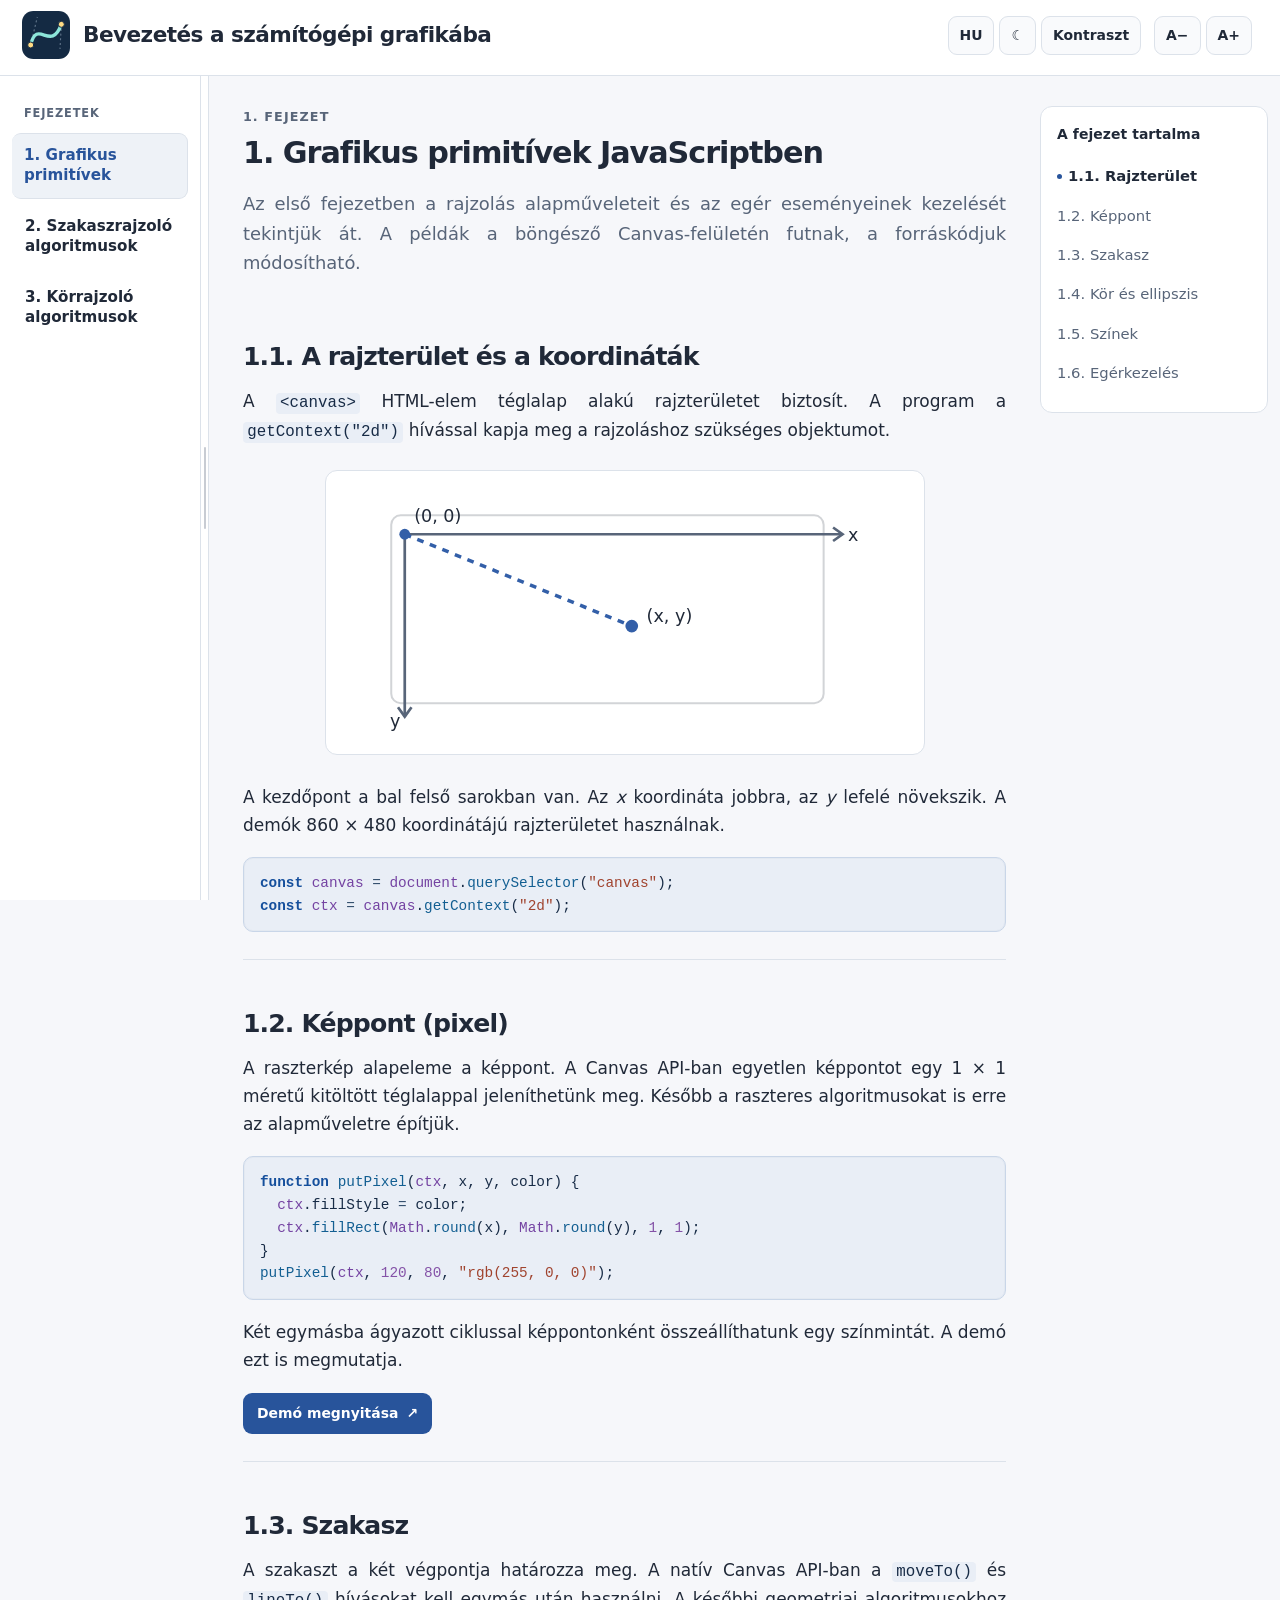
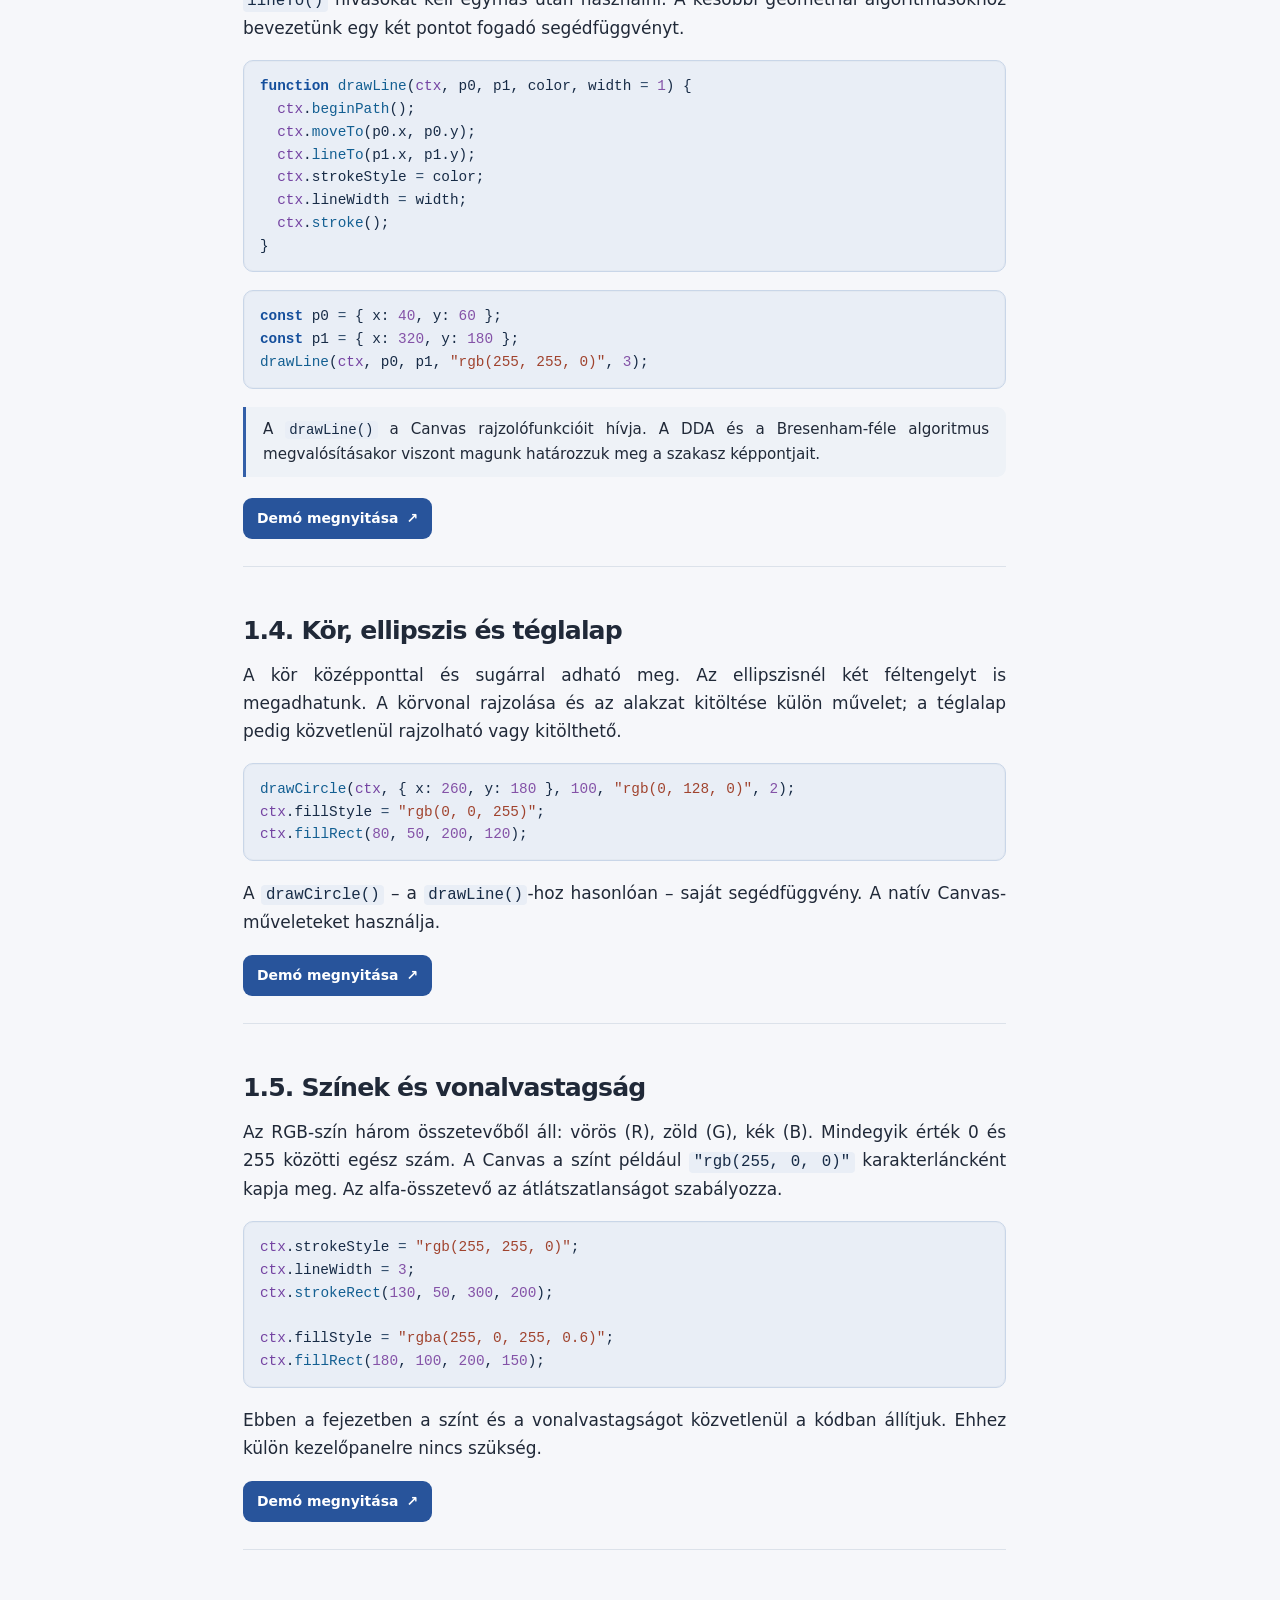
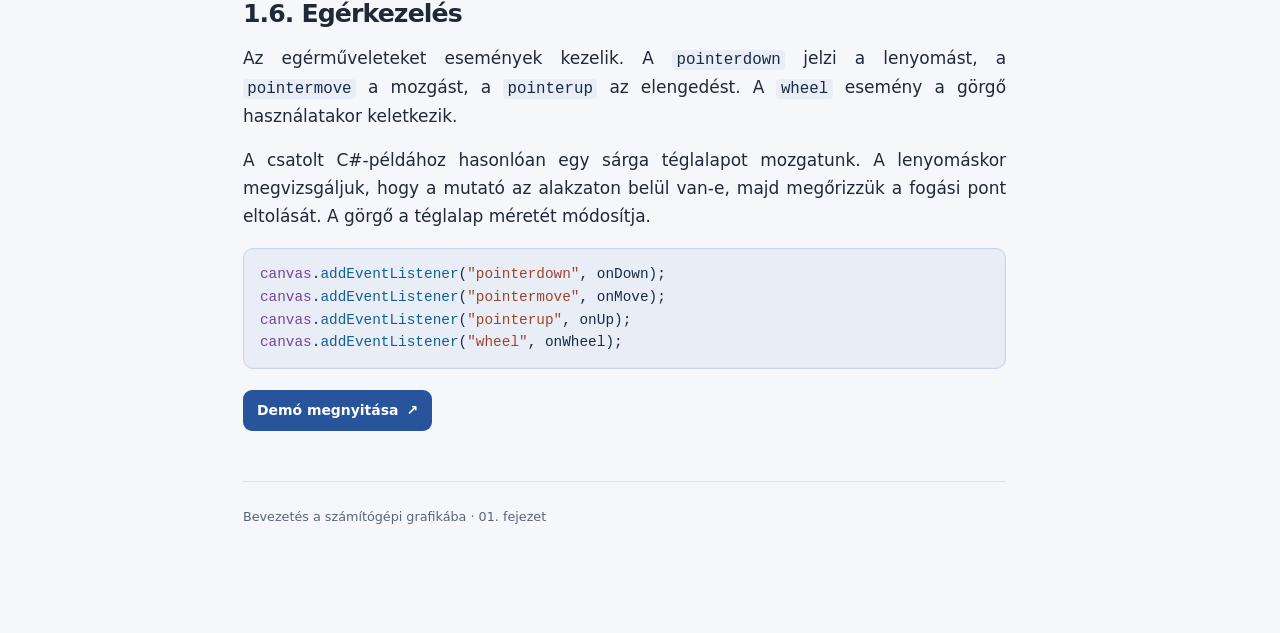
<file: index.html>
<!doctype html><html lang="hu" data-theme="light" data-contrast="off" data-language="hu"><head>
<meta charset="utf-8"><meta name="viewport" content="width=device-width,initial-scale=1"><meta name="theme-color" content="#265196">
<meta name="description" content="Bevezetés a számítógépi grafikába – interaktív tananyag és JavaScript Canvas-demók">
<link rel="icon" href="assets/favicon.svg" type="image/svg+xml"><link rel="stylesheet" href="assets/styles.css">
<title>Bevezetés a számítógépi grafikába</title></head>
<body data-root="" data-chapter="1" class="lesson-page"><a class="skip-link" href="#main" style="position:absolute;left:-9999px">Ugrás a tartalomhoz</a>
<header class="topbar"><div class="topbar-inner">
<a class="brand" href="index.html" aria-label="Bevezetés a számítógépi grafikába"><img src="assets/logo.svg" alt="" width="51" height="51"><span class="brand-text">Bevezetés a számítógépi grafikába</span></a>
<div class="header-controls" aria-label="Megjelenítési beállítások">
<div class="control-group">
  <button type="button" id="mobileMenu" class="icon-button mobile-menu" aria-expanded="false" aria-controls="sidebar" title="Fejezetek / Chapters">☰</button>
  <button type="button" id="languageButton" class="icon-button" aria-label="Switch to English">HU</button>
  <button type="button" id="themeButton" class="icon-button" aria-label="Téma váltása">☾</button>
  <button type="button" id="contrastButton" class="icon-button" aria-label="Kisegítő nagy kontrasztú mód" aria-pressed="false">Kontraszt</button>
</div>
<div class="control-group" aria-label="Betűméret / Font size">
  <button type="button" id="readerDecrease" class="icon-button" title="Szöveg kisebb / Smaller text" aria-label="Szöveg kisebb">A−</button>
  <button type="button" id="readerIncrease" class="icon-button" title="Szöveg nagyobb / Larger text" aria-label="Szöveg nagyobb">A+</button>
</div>
</div></div></header>
<div class="layout"><aside class="sidebar" id="sidebar" aria-label="Tananyag fejezetei / Course chapters">
<div class="side-heading" data-ui-hu="Fejezetek" data-ui-en="Chapters">Fejezetek</div>
<nav id="chapterNav" aria-label="Fejezetek"></nav>
</aside>
<div id="sidebarResizer" class="sidebar-resizer" role="separator" tabindex="0" aria-orientation="vertical"
     aria-label="Fejezetmenü szélességének módosítása" aria-valuemin="200" aria-valuemax="480" aria-valuenow="278"
     title="A fejezetmenü szélessége egérrel húzható"></div>
<main class="content-outer" id="main"><div class="content-grid">
<article class="article" id="fejezet-01">
<div class="kicker">1. <span data-lang="hu" >fejezet</span><span data-lang="en" >chapter</span></div>
<h1><span data-lang="hu" >1. Grafikus primitívek JavaScriptben</span><span data-lang="en" >1. Graphics primitives in JavaScript</span></h1>
<p class="lead"><span data-lang="hu" >Az első fejezetben a rajzolás alapműveleteit és az egér eseményeinek kezelését tekintjük át. A példák a böngésző Canvas-felületén futnak, a forráskódjuk módosítható.</span><span data-lang="en" >This chapter introduces basic drawing operations and mouse event handling. Examples run on the browser Canvas and their source code can be edited.</span></p>
<section id="vaszon" class="article-section">
<h2><span data-lang="hu" >1.1. A rajzterület és a koordináták</span><span data-lang="en" >1.1. Canvas and coordinates</span></h2>
<p><span data-lang="hu" >A <code>&lt;canvas&gt;</code> HTML-elem téglalap alakú rajzterületet biztosít. A program a <code>getContext("2d")</code> hívással kapja meg a rajzoláshoz szükséges objektumot.</span><span data-lang="en" >The <code>&lt;canvas&gt;</code> element provides a rectangular drawing area. The program obtains a drawing context with <code>getContext("2d")</code>.</span></p>
<div class="coordinate-figure"><svg viewBox="0 0 410 180" role="img" aria-label="A Canvas-koordinátarendszer: origó bal felül, x jobbra, y lefelé">
<rect x="32" y="18" width="320" height="139" rx="7" fill="none" stroke="currentColor" opacity=".2" stroke-width="1.5"/>
<path d="M42 32H366 M42 32V167" fill="none" class="figure-line" stroke-width="2"/><path d="m359 27 7 5-7 5M37 160l5 7 5-7" fill="none" class="figure-line" stroke-width="2"/>
<circle cx="42" cy="32" r="4" fill="var(--accent)"/><path d="M42 32L210 100" class="figure-hl" stroke-width="2.6" stroke-dasharray="5 5"/><circle cx="210" cy="100" r="4.7" fill="var(--accent)"/>
<text x="49" y="23" class="figure-text">(0, 0)</text><text x="370" y="37" class="figure-text">x</text><text x="31" y="175" class="figure-text">y</text><text x="221" y="97" class="figure-text">(x, y)</text>
</svg></div>
<p><span data-lang="hu" >A kezdőpont a bal felső sarokban van. Az <em>x</em> koordináta jobbra, az <em>y</em> lefelé növekszik. A demók 860 × 480 koordinátájú rajzterületet használnak.</span><span data-lang="en" >The origin is the upper-left corner. The <em>x</em> coordinate increases to the right and <em>y</em> increases downwards. The demos use an 860 × 480 canvas coordinate system.</span></p>
<pre class="code-sample"><code class="js-highlight">const canvas = document.querySelector(&quot;canvas&quot;);
const ctx = canvas.getContext(&quot;2d&quot;);</code></pre>
</section>
<section id="pixel" class="article-section">
<h2><span data-lang="hu" >1.2. Képpont (pixel)</span><span data-lang="en" >1.2. Pixel</span></h2>
<p><span data-lang="hu" >A raszterkép alapeleme a képpont. A Canvas API-ban egyetlen képpontot egy 1 × 1 méretű kitöltött téglalappal jeleníthetünk meg. Később a raszteres algoritmusokat is erre az alapműveletre építjük.</span><span data-lang="en" >The pixel is the basic element of a raster image. On Canvas a single pixel can be represented by a filled 1 × 1 rectangle. Later raster algorithms will use this basic operation.</span></p>
<pre class="code-sample"><code class="js-highlight">function putPixel(ctx, x, y, color) {
  ctx.fillStyle = color;
  ctx.fillRect(Math.round(x), Math.round(y), 1, 1);
}
putPixel(ctx, 120, 80, &quot;rgb(255, 0, 0)&quot;);</code></pre>
<p><span data-lang="hu" >Két egymásba ágyazott ciklussal képpontonként összeállíthatunk egy színmintát. A demó ezt is megmutatja.</span><span data-lang="en" >Two nested loops can construct a colour pattern pixel by pixel. The demo illustrates this as well.</span></p>
<a class="demo-link" href="demos/pixel/index.html"><span data-lang="hu" >Demó megnyitása</span><span data-lang="en" >Open demo</span> <span aria-hidden="true">↗</span></a>
</section>
<section id="szakasz" class="article-section">
<h2><span data-lang="hu" >1.3. Szakasz</span><span data-lang="en" >1.3. Line segment</span></h2>
<p><span data-lang="hu" >A szakaszt a két végpontja határozza meg. A natív Canvas API-ban a <code>moveTo()</code> és <code>lineTo()</code> hívásokat kell egymás után használni. A későbbi geometriai algoritmusokhoz bevezetünk egy két pontot fogadó segédfüggvényt.</span><span data-lang="en" >A line segment is defined by its two endpoints. The native Canvas API uses <code>moveTo()</code> followed by <code>lineTo()</code>. We introduce a helper accepting two points to support the geometric algorithms in later chapters.</span></p>
<pre class="code-sample"><code class="js-highlight">function drawLine(ctx, p0, p1, color, width = 1) {
  ctx.beginPath();
  ctx.moveTo(p0.x, p0.y);
  ctx.lineTo(p1.x, p1.y);
  ctx.strokeStyle = color;
  ctx.lineWidth = width;
  ctx.stroke();
}</code></pre>
<pre class="code-sample"><code class="js-highlight">const p0 = { x: 40, y: 60 };
const p1 = { x: 320, y: 180 };
drawLine(ctx, p0, p1, &quot;rgb(255, 255, 0)&quot;, 3);</code></pre>
<div class="note"><span data-lang="hu" >A <code>drawLine()</code> a Canvas rajzolófunkcióit hívja. A DDA és a Bresenham-féle algoritmus megvalósításakor viszont magunk határozzuk meg a szakasz képpontjait.</span><span data-lang="en" ><code>drawLine()</code> calls the Canvas drawing API. When implementing DDA or Bresenham later, we will explicitly compute the segment pixels.</span></div>
<a class="demo-link" href="demos/line/index.html"><span data-lang="hu" >Demó megnyitása</span><span data-lang="en" >Open demo</span> <span aria-hidden="true">↗</span></a>
</section>
<section id="kor" class="article-section">
<h2><span data-lang="hu" >1.4. Kör, ellipszis és téglalap</span><span data-lang="en" >1.4. Circle, ellipse and rectangle</span></h2>
<p><span data-lang="hu" >A kör középponttal és sugárral adható meg. Az ellipszisnél két féltengelyt is megadhatunk. A körvonal rajzolása és az alakzat kitöltése külön művelet; a téglalap pedig közvetlenül rajzolható vagy kitölthető.</span><span data-lang="en" >A circle is defined by its centre and radius. An ellipse may have different semi-axes. Drawing the outline and filling the shape are separate operations. A rectangle can be drawn or filled directly.</span></p>
<pre class="code-sample"><code class="js-highlight">drawCircle(ctx, { x: 260, y: 180 }, 100, &quot;rgb(0, 128, 0)&quot;, 2);
ctx.fillStyle = &quot;rgb(0, 0, 255)&quot;;
ctx.fillRect(80, 50, 200, 120);</code></pre>
<p><span data-lang="hu" >A <code>drawCircle()</code> – a <code>drawLine()</code>-hoz hasonlóan – saját segédfüggvény. A natív Canvas-műveleteket használja.</span><span data-lang="en" >Like <code>drawLine()</code>, <code>drawCircle()</code> is our own helper using the native Canvas API.</span></p>
<a class="demo-link" href="demos/circle/index.html"><span data-lang="hu" >Demó megnyitása</span><span data-lang="en" >Open demo</span> <span aria-hidden="true">↗</span></a>
</section>
<section id="szinek" class="article-section">
<h2><span data-lang="hu" >1.5. Színek és vonalvastagság</span><span data-lang="en" >1.5. Colours and line width</span></h2>
<p><span data-lang="hu" >Az RGB-szín három összetevőből áll: vörös (R), zöld (G), kék (B). Mindegyik érték 0 és 255 közötti egész szám. A Canvas a színt például <code>"rgb(255, 0, 0)"</code> karakterláncként kapja meg. Az alfa-összetevő az átlátszatlanságot szabályozza.</span><span data-lang="en" >An RGB colour consists of red (R), green (G) and blue (B) components. Each is an integer from 0 to 255. Canvas accepts a CSS colour string such as <code>"rgb(255, 0, 0)"</code>. The alpha component controls opacity.</span></p>
<pre class="code-sample"><code class="js-highlight">ctx.strokeStyle = &quot;rgb(255, 255, 0)&quot;;
ctx.lineWidth = 3;
ctx.strokeRect(130, 50, 300, 200);

ctx.fillStyle = &quot;rgba(255, 0, 255, 0.6)&quot;;
ctx.fillRect(180, 100, 200, 150);</code></pre>
<p><span data-lang="hu" >Ebben a fejezetben a színt és a vonalvastagságot közvetlenül a kódban állítjuk. Ehhez külön kezelőpanelre nincs szükség.</span><span data-lang="en" >In this chapter colours and line widths are changed directly in source code, so no separate adjustment panel is needed.</span></p>
<a class="demo-link" href="demos/colors/index.html"><span data-lang="hu" >Demó megnyitása</span><span data-lang="en" >Open demo</span> <span aria-hidden="true">↗</span></a>
</section>
<section id="eger" class="article-section">
<h2><span data-lang="hu" >1.6. Egérkezelés</span><span data-lang="en" >1.6. Mouse handling</span></h2>
<p><span data-lang="hu" >Az egérműveleteket események kezelik. A <code>pointerdown</code> jelzi a lenyomást, a <code>pointermove</code> a mozgást, a <code>pointerup</code> az elengedést. A <code>wheel</code> esemény a görgő használatakor keletkezik.</span><span data-lang="en" >Mouse actions are handled by events. <code>pointerdown</code> marks a press, <code>pointermove</code> a movement and <code>pointerup</code> a release. The <code>wheel</code> event occurs when using the mouse wheel.</span></p>
<p><span data-lang="hu" >A csatolt C#-példához hasonlóan egy sárga téglalapot mozgatunk. A lenyomáskor megvizsgáljuk, hogy a mutató az alakzaton belül van-e, majd megőrizzük a fogási pont eltolását. A görgő a téglalap méretét módosítja.</span><span data-lang="en" >As in the supplied C# program, we move a yellow rectangle. On a press we test whether the pointer is inside it and preserve the grab offset. The wheel changes the rectangle size.</span></p>
<pre class="code-sample"><code class="js-highlight">canvas.addEventListener(&quot;pointerdown&quot;, onDown);
canvas.addEventListener(&quot;pointermove&quot;, onMove);
canvas.addEventListener(&quot;pointerup&quot;, onUp);
canvas.addEventListener(&quot;wheel&quot;, onWheel);</code></pre>
<a class="demo-link" href="demos/mouse/index.html"><span data-lang="hu" >Demó megnyitása</span><span data-lang="en" >Open demo</span> <span aria-hidden="true">↗</span></a>
</section>
<footer class="footer"><span data-lang="hu" >Bevezetés a számítógépi grafikába · 01. fejezet</span><span data-lang="en" >Introduction to Computer Graphics · Chapter 01</span></footer>
</article>
<aside class="toc" aria-label="A fejezet tartalma"><div class="toc-heading"><span data-lang="hu" >A fejezet tartalma</span><span data-lang="en" >In this chapter</span></div>
<a href="#vaszon"><span data-lang="hu" >1.1. Rajzterület</span><span data-lang="en" >1.1. Canvas</span></a><a href="#pixel"><span data-lang="hu" >1.2. Képpont</span><span data-lang="en" >1.2. Pixel</span></a><a href="#szakasz"><span data-lang="hu" >1.3. Szakasz</span><span data-lang="en" >1.3. Line segment</span></a><a href="#kor"><span data-lang="hu" >1.4. Kör és ellipszis</span><span data-lang="en" >1.4. Circle and ellipse</span></a><a href="#szinek"><span data-lang="hu" >1.5. Színek</span><span data-lang="en" >1.5. Colours</span></a><a href="#eger"><span data-lang="hu" >1.6. Egérkezelés</span><span data-lang="en" >1.6. Mouse handling</span></a>
</aside>
</div></main></div>
<script src="assets/highlight.js"></script>
<script src="assets/site.js"></script></body></html>
</file>
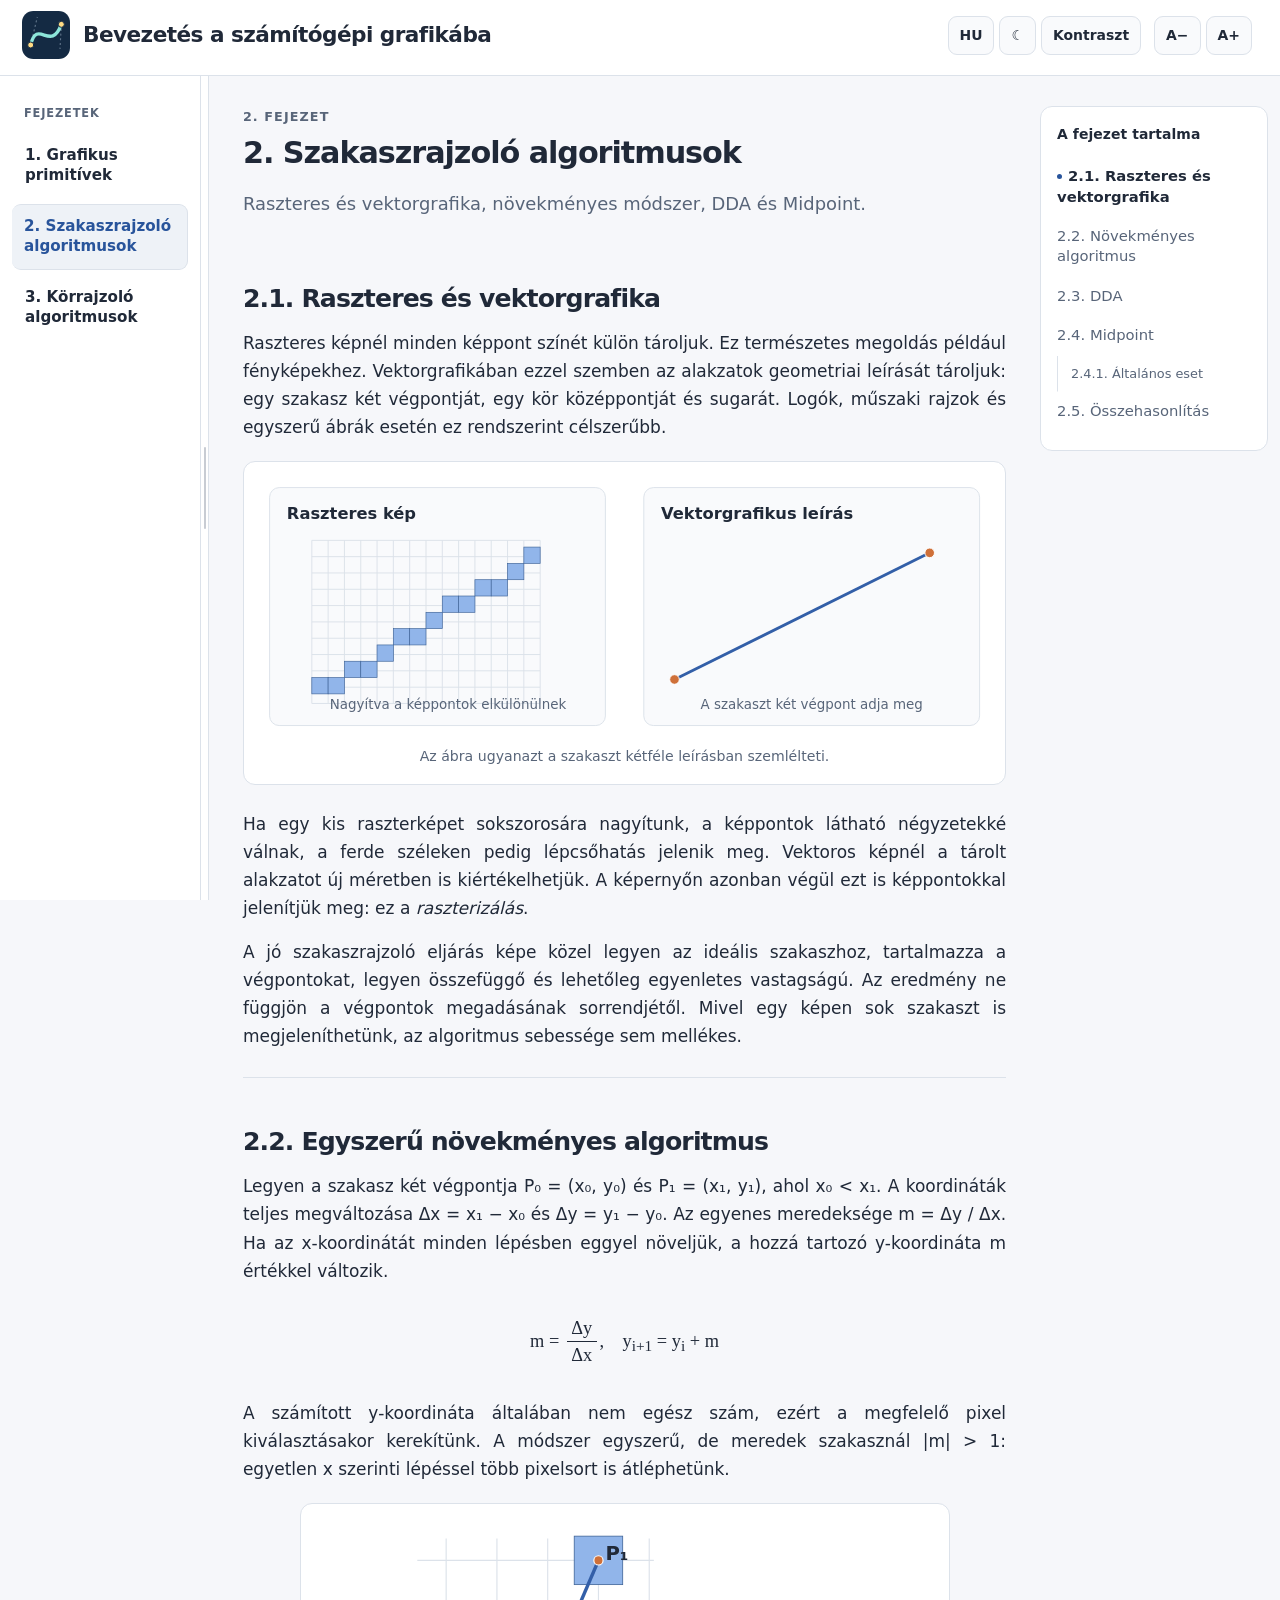
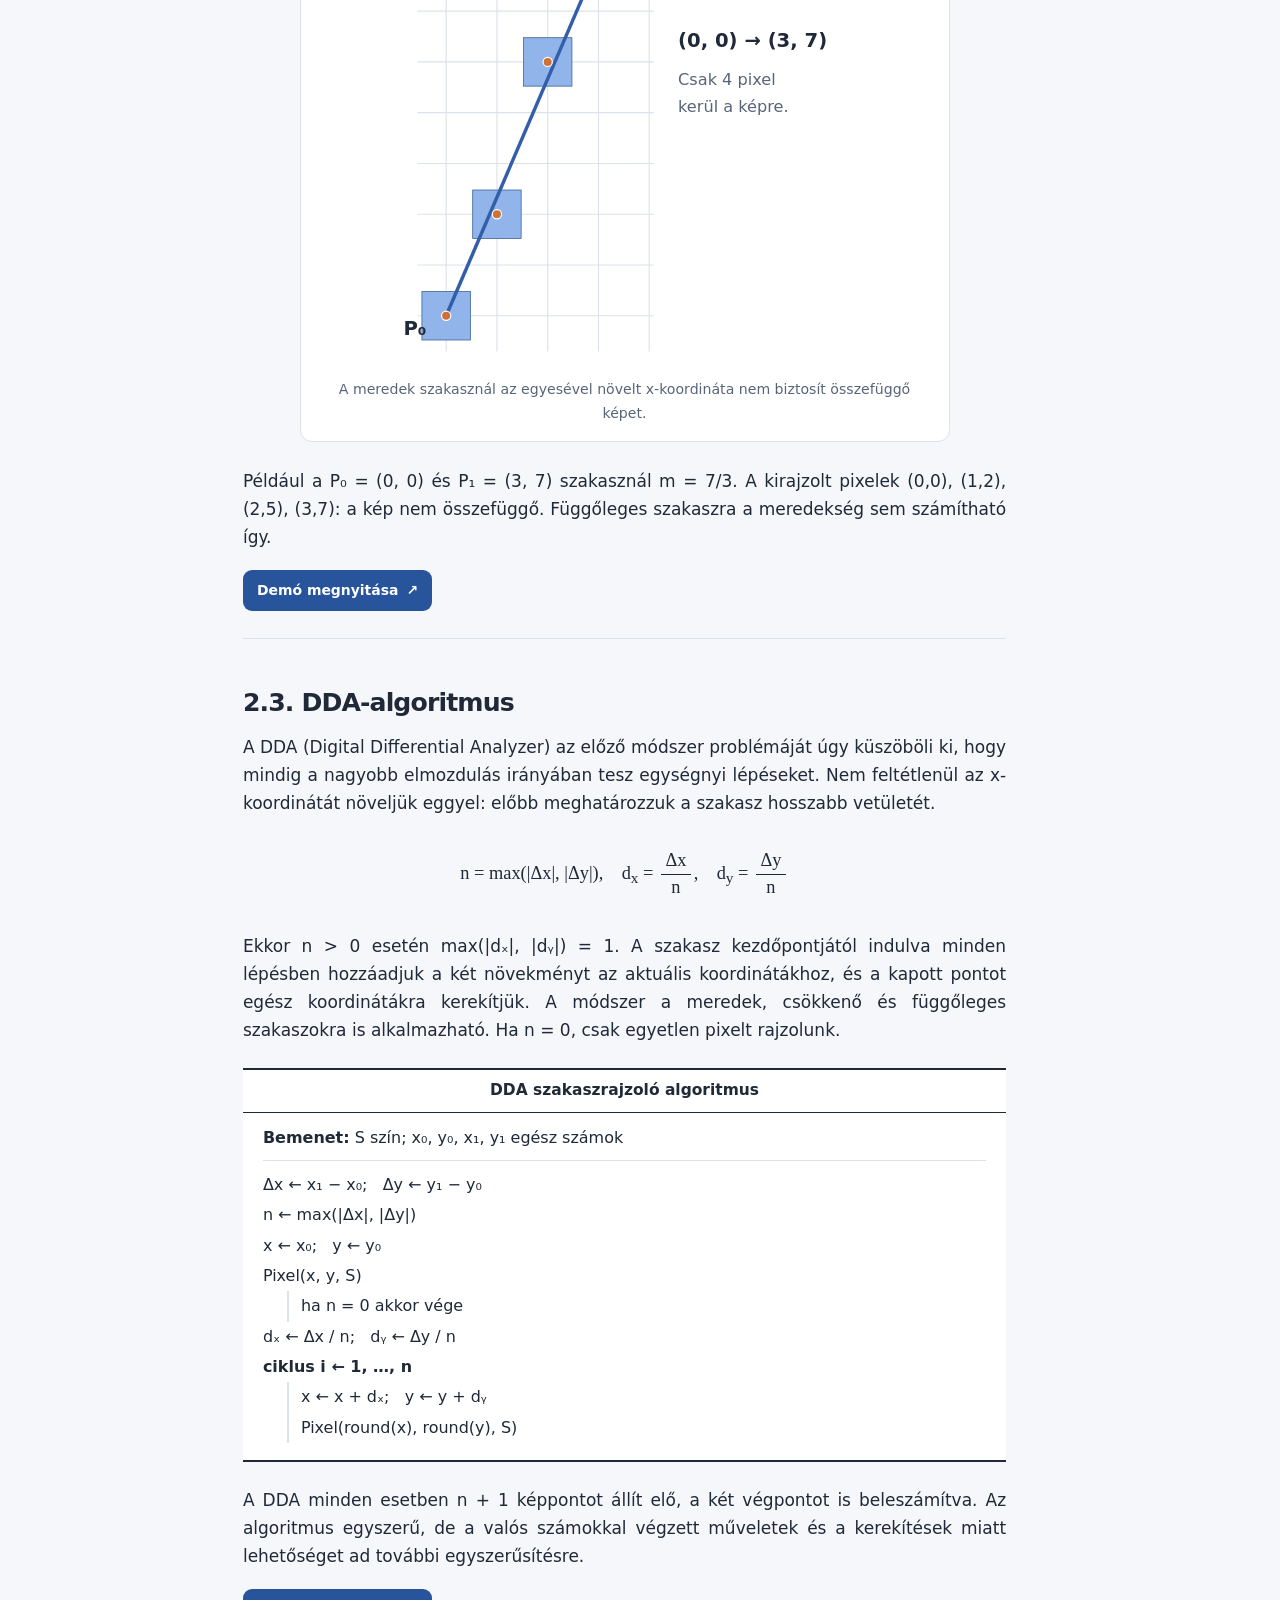
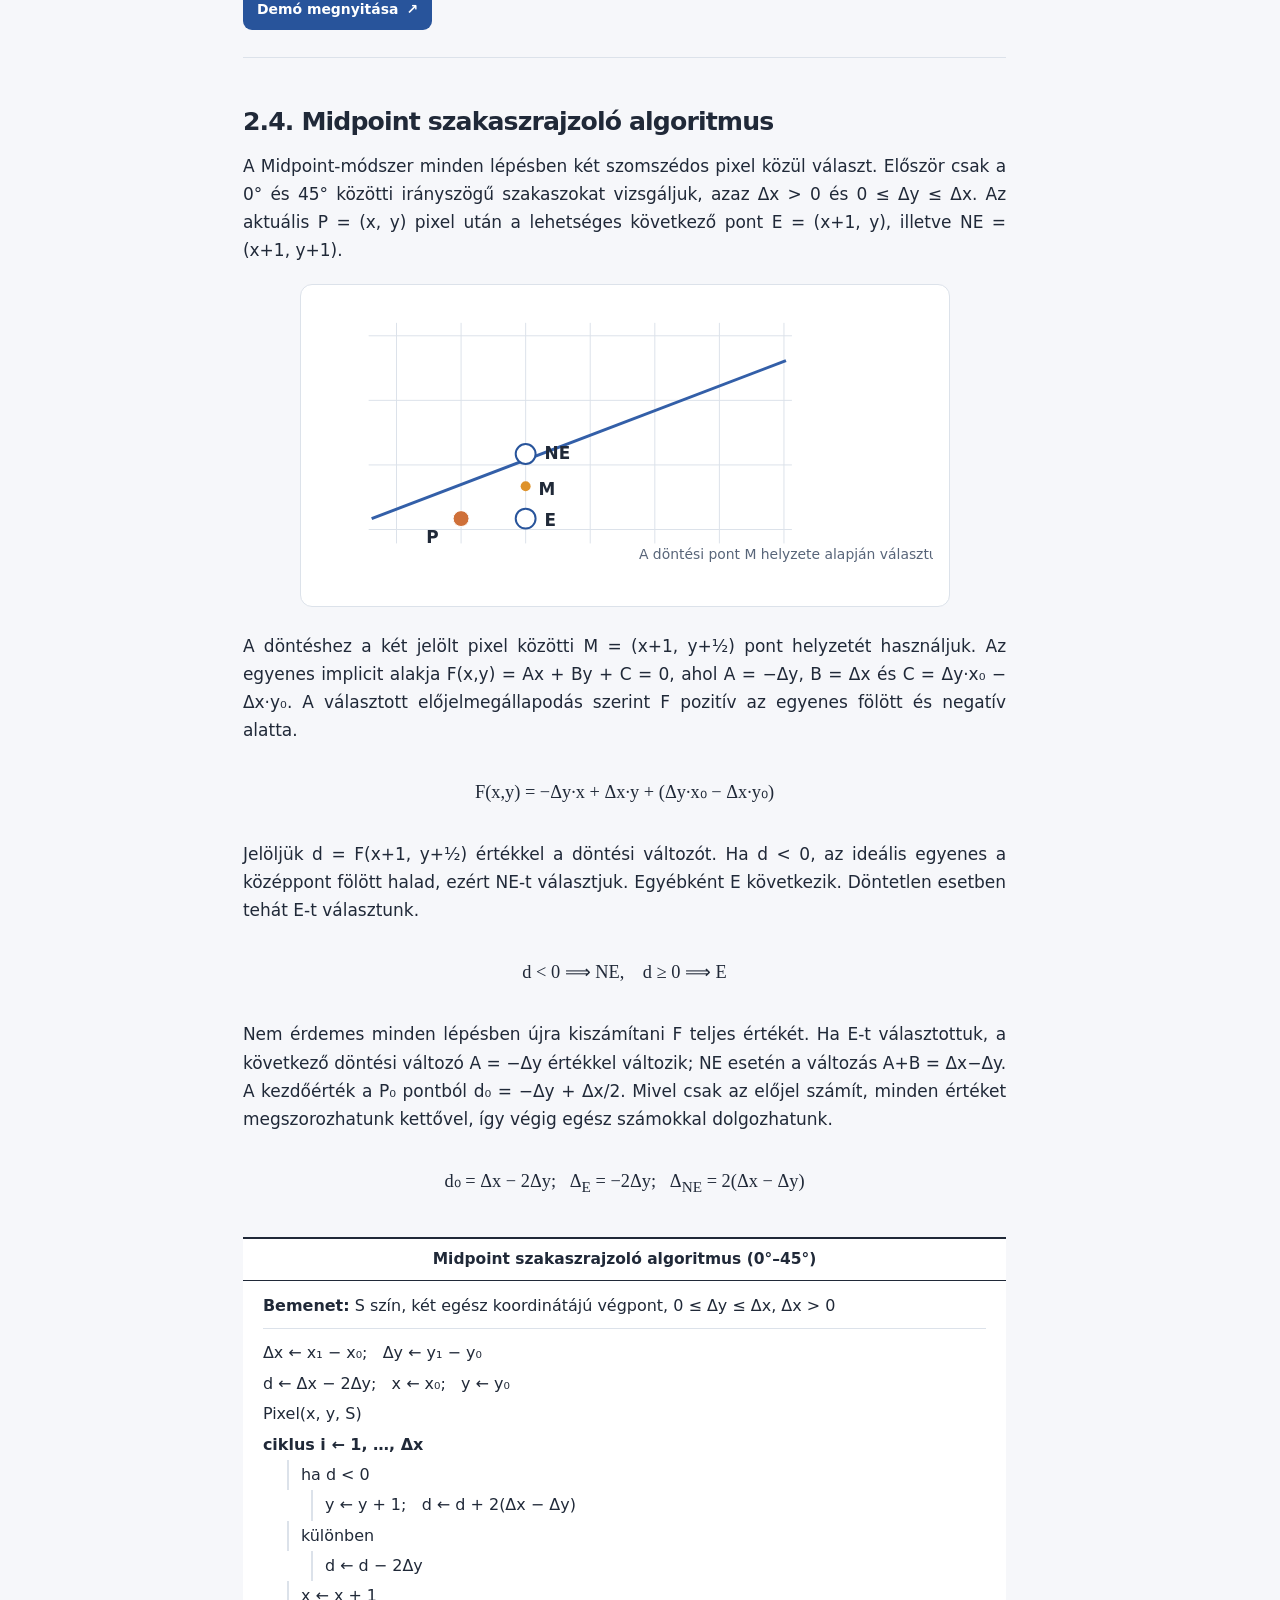
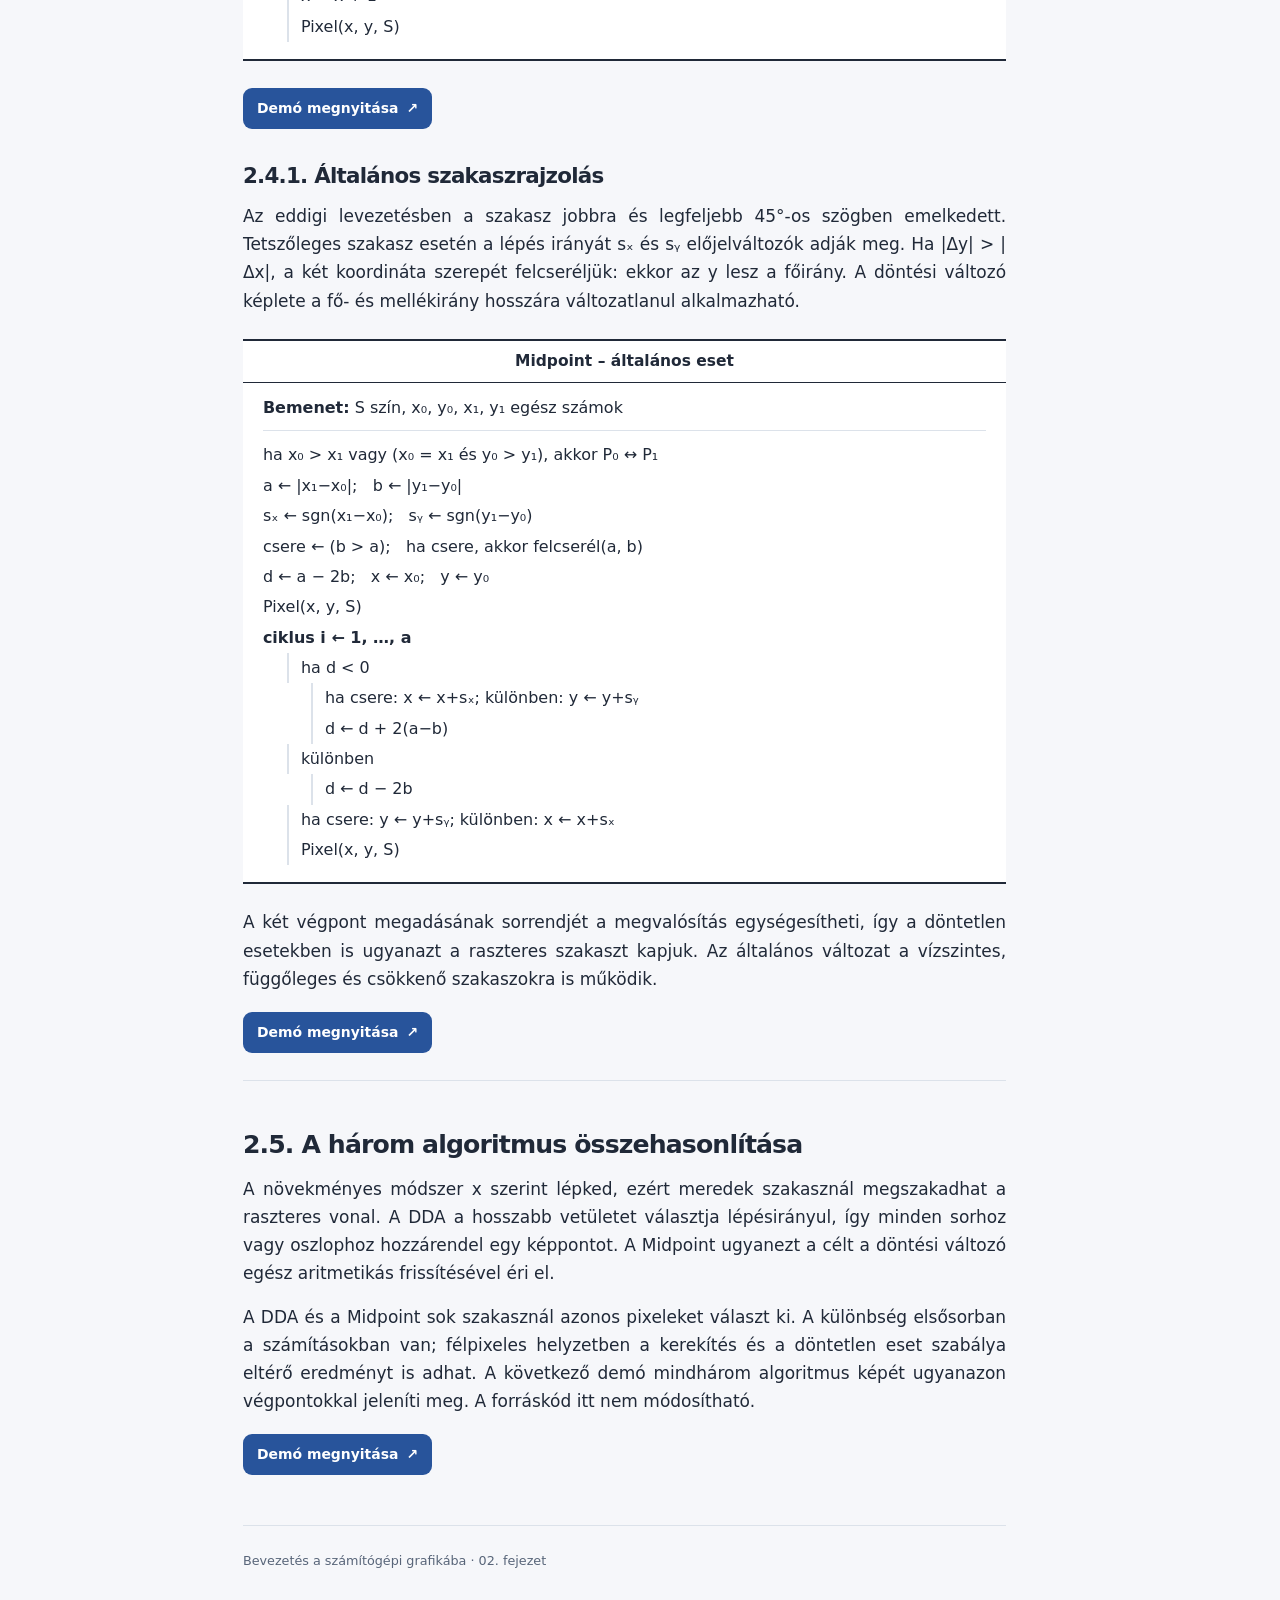
<file: chapters/02/index.html>
<!doctype html><html lang="hu" data-theme="light" data-contrast="off" data-language="hu"><head>
<meta charset="utf-8"><meta name="viewport" content="width=device-width,initial-scale=1"><meta name="theme-color" content="#265196">
<meta name="description" content="Bevezetés a számítógépi grafikába – interaktív tananyag és JavaScript Canvas-demók">
<link rel="icon" href="../../assets/favicon.svg" type="image/svg+xml"><link rel="stylesheet" href="../../assets/styles.css">
<title>2. Szakaszrajzoló algoritmusok – Bevezetés a számítógépi grafikába</title></head>
<body data-root="../../" data-chapter="2" class="lesson-page"><a class="skip-link" href="#main" style="position:absolute;left:-9999px">Ugrás a tartalomhoz</a>
<header class="topbar"><div class="topbar-inner">
<a class="brand" href="../../index.html" aria-label="Bevezetés a számítógépi grafikába"><img src="../../assets/logo.svg" alt="" width="51" height="51"><span class="brand-text">Bevezetés a számítógépi grafikába</span></a>
<div class="header-controls" aria-label="Megjelenítési beállítások">
<div class="control-group">
  <button type="button" id="mobileMenu" class="icon-button mobile-menu" aria-expanded="false" aria-controls="sidebar" title="Fejezetek / Chapters">☰</button>
  <button type="button" id="languageButton" class="icon-button" aria-label="Switch to English">HU</button>
  <button type="button" id="themeButton" class="icon-button" aria-label="Téma váltása">☾</button>
  <button type="button" id="contrastButton" class="icon-button" aria-label="Kisegítő nagy kontrasztú mód" aria-pressed="false">Kontraszt</button>
</div>
<div class="control-group" aria-label="Betűméret / Font size">
  <button type="button" id="readerDecrease" class="icon-button" title="Szöveg kisebb / Smaller text" aria-label="Szöveg kisebb">A−</button>
  <button type="button" id="readerIncrease" class="icon-button" title="Szöveg nagyobb / Larger text" aria-label="Szöveg nagyobb">A+</button>
</div>
</div></div></header>
<div class="layout"><aside class="sidebar" id="sidebar" aria-label="Tananyag fejezetei / Course chapters">
<div class="side-heading" data-ui-hu="Fejezetek" data-ui-en="Chapters">Fejezetek</div>
<nav id="chapterNav" aria-label="Fejezetek"></nav>
</aside>
<div id="sidebarResizer" class="sidebar-resizer" role="separator" tabindex="0" aria-orientation="vertical"
     aria-label="Fejezetmenü szélességének módosítása" aria-valuemin="200" aria-valuemax="480" aria-valuenow="278"
     title="A fejezetmenü szélessége egérrel húzható"></div>
<main class="content-outer" id="main"><div class="content-grid">
<article class="article" id="fejezet-02"><div class="kicker">2. <span data-lang="hu">fejezet</span><span data-lang="en">chapter</span></div><h1><span data-lang="hu">2. Szakaszrajzoló algoritmusok</span><span data-lang="en">2. Line rasterisation algorithms</span></h1><p class="lead"><span data-lang="hu">Raszteres és vektorgrafika, növekményes módszer, DDA és Midpoint.</span><span data-lang="en">Raster and vector graphics, incremental method, DDA and Midpoint.</span></p><section id="raster-vector" class="article-section"><h2><span data-lang="hu">2.1. Raszteres és vektorgrafika</span><span data-lang="en">2.1. Raster and vector graphics</span></h2><p><span data-lang="hu">Raszteres képnél minden képpont színét külön tároljuk. Ez természetes megoldás például fényképekhez. Vektorgrafikában ezzel szemben az alakzatok geometriai leírását tároljuk: egy szakasz két végpontját, egy kör középpontját és sugarát. Logók, műszaki rajzok és egyszerű ábrák esetén ez rendszerint célszerűbb.</span><span data-lang="en">A raster image stores the colour of each pixel, which is natural for photographs. Vector graphics stores geometric descriptions instead: two endpoints for a segment, or a centre and radius for a circle. This is often convenient for logos, diagrams and technical drawings.</span></p><figure class="teaching-figure"><svg viewBox="0 0 760 270" role="img" aria-label="Ugyanaz a ferde szakasz raszteres pixelekkel és vektorgrafikus leírással" xmlns="http://www.w3.org/2000/svg">
      <rect x="10" y="10" width="350" height="248" rx="10" class="figure-panel"/><rect x="400" y="10" width="350" height="248" rx="10" class="figure-panel"/>
      <text x="28" y="43" class="figure-label">Raszteres kép</text><text x="418" y="43" class="figure-label">Vektorgrafikus leírás</text>
      <g transform="translate(36 29)" class="figure-grid"><path d="M18 36V206"/><path d="M35 36V206"/><path d="M52 36V206"/><path d="M69 36V206"/><path d="M86 36V206"/><path d="M103 36V206"/><path d="M120 36V206"/><path d="M137 36V206"/><path d="M154 36V206"/><path d="M171 36V206"/><path d="M188 36V206"/><path d="M205 36V206"/><path d="M222 36V206"/><path d="M239 36V206"/><path d="M256 36V206"/><path d="M18 36H256"/><path d="M18 53H256"/><path d="M18 70H256"/><path d="M18 87H256"/><path d="M18 104H256"/><path d="M18 121H256"/><path d="M18 138H256"/><path d="M18 155H256"/><path d="M18 172H256"/><path d="M18 189H256"/><path d="M18 206H256"/></g>
      <g transform="translate(36 29)" class="figure-pixels"><rect x="18" y="179" width="17" height="17"/><rect x="35" y="179" width="17" height="17"/><rect x="52" y="162" width="17" height="17"/><rect x="69" y="162" width="17" height="17"/><rect x="86" y="145" width="17" height="17"/><rect x="103" y="128" width="17" height="17"/><rect x="120" y="128" width="17" height="17"/><rect x="137" y="111" width="17" height="17"/><rect x="154" y="94" width="17" height="17"/><rect x="171" y="94" width="17" height="17"/><rect x="188" y="77" width="17" height="17"/><rect x="205" y="77" width="17" height="17"/><rect x="222" y="60" width="17" height="17"/><rect x="239" y="43" width="17" height="17"/></g><path d="M432 210L698 78" class="figure-vector-line"/><circle cx="432" cy="210" r="5" class="figure-point"/><circle cx="698" cy="78" r="5" class="figure-point"/>
      <text x="196" y="241" text-anchor="middle" class="figure-small">Nagyítva a képpontok elkülönülnek</text><text x="575" y="241" text-anchor="middle" class="figure-small">A szakaszt két végpont adja meg</text>
    </svg><figcaption>Az ábra ugyanazt a szakaszt kétféle leírásban szemlélteti.</figcaption></figure><p><span data-lang="hu">Ha egy kis raszterképet sokszorosára nagyítunk, a képpontok látható négyzetekké válnak, a ferde széleken pedig lépcsőhatás jelenik meg. Vektoros képnél a tárolt alakzatot új méretben is kiértékelhetjük. A képernyőn azonban végül ezt is képpontokkal jelenítjük meg: ez a <em>raszterizálás</em>.</span><span data-lang="en">Enlarging a small bitmap reveals its square pixels and stepped edges. A vector shape can instead be evaluated at a new size. On screen, however, it must also be converted to pixels; this is called <em>rasterisation</em>.</span></p><p><span data-lang="hu">A jó szakaszrajzoló eljárás képe közel legyen az ideális szakaszhoz, tartalmazza a végpontokat, legyen összefüggő és lehetőleg egyenletes vastagságú. Az eredmény ne függjön a végpontok megadásának sorrendjétől. Mivel egy képen sok szakaszt is megjeleníthetünk, az algoritmus sebessége sem mellékes.</span><span data-lang="en">A useful raster line algorithm should remain close to the ideal segment, include both endpoints, and produce a connected, approximately uniform line. The result should not depend on the order of endpoints. Efficiency matters, since many segments may be drawn.</span></p></section><section id="incremental" class="article-section"><h2><span data-lang="hu">2.2. Egyszerű növekményes algoritmus</span><span data-lang="en">2.2. Simple incremental algorithm</span></h2><p><span data-lang="hu">Legyen a szakasz két végpontja P₀ = (x₀, y₀) és P₁ = (x₁, y₁), ahol x₀ &lt; x₁. A koordináták teljes megváltozása Δx = x₁ − x₀ és Δy = y₁ − y₀. Az egyenes meredeksége m = Δy / Δx. Ha az x-koordinátát minden lépésben eggyel növeljük, a hozzá tartozó y-koordináta m értékkel változik.</span><span data-lang="en">Let the endpoints be P₀ = (x₀, y₀) and P₁ = (x₁, y₁), with x₀ &lt; x₁. Define Δx = x₁ − x₀ and Δy = y₁ − y₀. The slope is m = Δy / Δx. When x increases by one, y increases by m.</span></p><div class="math-display" role="math">m = <span class="fraction"><span>Δy</span><span>Δx</span></span>, &nbsp;&nbsp; y<sub>i+1</sub> = y<sub>i</sub> + m</div><p><span data-lang="hu">A számított y-koordináta általában nem egész szám, ezért a megfelelő pixel kiválasztásakor kerekítünk. A módszer egyszerű, de meredek szakasznál |m| &gt; 1: egyetlen x szerinti lépéssel több pixelsort is átléphetünk.</span><span data-lang="en">The computed y-coordinate is usually not an integer, so it is rounded to a pixel coordinate. The method is simple, but for |m| &gt; 1 a single x-step may skip several rows of pixels.</span></p><figure class="teaching-figure small-figure"><svg viewBox="0 0 460 390" role="img" aria-label="A 0,0 és 3,7 végpontú meredek szakasz: a növekményes módszer kihagy pixeleket"><g class="figure-grid"><path d="M75 16V374"/><path d="M119 16V374"/><path d="M163 16V374"/><path d="M207 16V374"/><path d="M251 16V374"/><path d="M50 35H255"/><path d="M50 79H255"/><path d="M50 123H255"/><path d="M50 167H255"/><path d="M50 211H255"/><path d="M50 255H255"/><path d="M50 299H255"/><path d="M50 343H255"/></g><g class="figure-pixels"><rect x="54" y="322" width="42" height="42"/><rect x="98" y="234" width="42" height="42"/><rect x="142" y="102" width="42" height="42"/><rect x="186" y="14" width="42" height="42"/></g><path d="M75 343L207 35" class="figure-vector-line"/><g class="figure-point"><circle cx="75" cy="343" r="4"/><circle cx="119" cy="255" r="4"/><circle cx="163" cy="123" r="4"/><circle cx="207" cy="35" r="4"/></g><text x="38" y="360" class="figure-label">P₀</text><text x="213" y="35" class="figure-label">P₁</text><text x="276" y="110" class="figure-label">(0, 0) → (3, 7)</text><text x="276" y="143" class="figure-small">Csak 4 pixel</text><text x="276" y="166" class="figure-small">kerül a képre.</text></svg><figcaption>A meredek szakasznál az egyesével növelt x-koordináta nem biztosít összefüggő képet.</figcaption></figure><p><span data-lang="hu">Például a P₀ = (0, 0) és P₁ = (3, 7) szakasznál m = 7/3. A kirajzolt pixelek (0,0), (1,2), (2,5), (3,7): a kép nem összefüggő. Függőleges szakaszra a meredekség sem számítható így.</span><span data-lang="en">For P₀ = (0,0) and P₁ = (3,7), the slope is 7/3. The selected pixels are (0,0), (1,2), (2,5) and (3,7), leaving gaps. This slope-based form also cannot handle vertical segments.</span></p><a class="demo-link" href="../../demos/incremental/index.html"><span data-lang="hu">Demó megnyitása</span><span data-lang="en">Open demo</span> <span aria-hidden="true">↗</span></a></section><section id="dda" class="article-section"><h2><span data-lang="hu">2.3. DDA-algoritmus</span><span data-lang="en">2.3. DDA algorithm</span></h2><p><span data-lang="hu">A DDA (Digital Differential Analyzer) az előző módszer problémáját úgy küszöböli ki, hogy mindig a nagyobb elmozdulás irányában tesz egységnyi lépéseket. Nem feltétlenül az x-koordinátát növeljük eggyel: előbb meghatározzuk a szakasz hosszabb vetületét.</span><span data-lang="en">The DDA (Digital Differential Analyzer) avoids the previous problem by taking unit steps along the axis with the larger displacement. We do not always increment x; first we find the larger coordinate change.</span></p><div class="math-display" role="math">n = max(|Δx|, |Δy|), &nbsp;&nbsp; d<sub>x</sub> = <span class="fraction"><span>Δx</span><span>n</span></span>, &nbsp;&nbsp; d<sub>y</sub> = <span class="fraction"><span>Δy</span><span>n</span></span></div><p><span data-lang="hu">Ekkor n &gt; 0 esetén max(|dₓ|, |dᵧ|) = 1. A szakasz kezdőpontjától indulva minden lépésben hozzáadjuk a két növekményt az aktuális koordinátákhoz, és a kapott pontot egész koordinátákra kerekítjük. A módszer a meredek, csökkenő és függőleges szakaszokra is alkalmazható. Ha n = 0, csak egyetlen pixelt rajzolunk.</span><span data-lang="en">For n &gt; 0, max(|dₓ|, |dᵧ|) = 1. Starting from the first endpoint, both increments are added on each iteration and the resulting coordinates are rounded to integer pixels. This works for steep, descending and vertical segments too. When n = 0, only one pixel is drawn.</span></p><div class="algorithm"><div class="algorithm-head">DDA szakaszrajzoló algoritmus</div><div class="algorithm-body"><div class="algorithm-input"><b><span data-lang="hu">Bemenet:</span><span data-lang="en">Input:</span></b> <span data-lang="hu">S szín; x₀, y₀, x₁, y₁ egész számok</span><span data-lang="en">colour S; integer endpoints x₀, y₀, x₁, y₁</span></div><div class="algo-line ">Δx ← x₁ − x₀; &nbsp; Δy ← y₁ − y₀</div><div class="algo-line ">n ← max(|Δx|, |Δy|)</div><div class="algo-line ">x ← x₀; &nbsp; y ← y₀</div><div class="algo-line ">Pixel(x, y, S)</div><div class="algo-line indent-1"><span data-lang="hu">ha</span><span data-lang="en">if</span> n = 0 <span data-lang="hu">akkor vége</span><span data-lang="en">then return</span></div><div class="algo-line ">dₓ ← Δx / n; &nbsp; dᵧ ← Δy / n</div><div class="algo-line loop"><span data-lang="hu">ciklus</span><span data-lang="en">for</span> i ← 1, …, n</div><div class="algo-line indent-1">x ← x + dₓ; &nbsp; y ← y + dᵧ</div><div class="algo-line indent-1">Pixel(round(x), round(y), S)</div></div></div><p><span data-lang="hu">A DDA minden esetben n + 1 képpontot állít elő, a két végpontot is beleszámítva. Az algoritmus egyszerű, de a valós számokkal végzett műveletek és a kerekítések miatt lehetőséget ad további egyszerűsítésre.</span><span data-lang="en">DDA generates n + 1 pixel positions, including the endpoints. It is straightforward, but floating-point arithmetic and rounding suggest a further simplification.</span></p><a class="demo-link" href="../../demos/dda/index.html"><span data-lang="hu">Demó megnyitása</span><span data-lang="en">Open demo</span> <span aria-hidden="true">↗</span></a></section><section id="midpoint" class="article-section"><h2><span data-lang="hu">2.4. Midpoint szakaszrajzoló algoritmus</span><span data-lang="en">2.4. Midpoint line algorithm</span></h2><p><span data-lang="hu">A Midpoint-módszer minden lépésben két szomszédos pixel közül választ. Először csak a 0° és 45° közötti irányszögű szakaszokat vizsgáljuk, azaz Δx &gt; 0 és 0 ≤ Δy ≤ Δx. Az aktuális P = (x, y) pixel után a lehetséges következő pont E = (x+1, y), illetve NE = (x+1, y+1).</span><span data-lang="en">The Midpoint method chooses between two neighbouring pixels at each step. First consider slopes between 0° and 45°, so Δx &gt; 0 and 0 ≤ Δy ≤ Δx. After P = (x,y), the candidates are E = (x+1,y) and NE = (x+1,y+1).</span></p><figure class="teaching-figure small-figure"><svg viewBox="0 0 620 290" role="img" aria-label="Midpoint szakaszrajzolás: P után E vagy NE pixel, közéjük esik az M döntési pont">
    <g class="figure-grid"><path d="M80 22V244"/><path d="M145 22V244"/><path d="M210 22V244"/><path d="M275 22V244"/><path d="M340 22V244"/><path d="M405 22V244"/><path d="M470 22V244"/><path d="M52 35H478"/><path d="M52 100H478"/><path d="M52 165H478"/><path d="M52 230H478"/></g><path d="M55 219L472 60" class="figure-vector-line"/><circle cx="145" cy="219" r="8" class="figure-point"/>
    <circle cx="210" cy="219" r="10" class="figure-candidate"/><circle cx="210" cy="154" r="10" class="figure-candidate"/><circle cx="210" cy="186.5" r="5" class="figure-middle"/>
    <text x="110" y="244" class="figure-label">P</text><text x="229" y="226" class="figure-label">E</text><text x="229" y="159" class="figure-label">NE</text><text x="223" y="195" class="figure-label">M</text><text x="324" y="260" class="figure-small">A döntési pont M helyzete alapján választunk.</text>
    </svg></figure><p><span data-lang="hu">A döntéshez a két jelölt pixel közötti M = (x+1, y+½) pont helyzetét használjuk. Az egyenes implicit alakja F(x,y) = Ax + By + C = 0, ahol A = −Δy, B = Δx és C = Δy·x₀ − Δx·y₀. A választott előjelmegállapodás szerint F pozitív az egyenes fölött és negatív alatta.</span><span data-lang="en">The decision uses the midpoint M = (x+1,y+½) between the two candidates. Write the line implicitly as F(x,y) = Ax + By + C = 0, where A = −Δy, B = Δx and C = Δy·x₀ − Δx·y₀. With this sign convention F is positive above the line and negative below it.</span></p><div class="math-display" role="math">F(x,y) = −Δy·x + Δx·y + (Δy·x₀ − Δx·y₀)</div><p><span data-lang="hu">Jelöljük d = F(x+1, y+½) értékkel a döntési változót. Ha d &lt; 0, az ideális egyenes a középpont fölött halad, ezért NE-t választjuk. Egyébként E következik. Döntetlen esetben tehát E-t választunk.</span><span data-lang="en">Let d = F(x+1,y+½) be the decision variable. If d &lt; 0, the ideal line lies above the midpoint, so choose NE. Otherwise choose E. Thus ties select E.</span></p><div class="math-display" role="math">d &lt; 0 ⟹ NE, &nbsp;&nbsp; d ≥ 0 ⟹ E</div><p><span data-lang="hu">Nem érdemes minden lépésben újra kiszámítani F teljes értékét. Ha E-t választottuk, a következő döntési változó A = −Δy értékkel változik; NE esetén a változás A+B = Δx−Δy. A kezdőérték a P₀ pontból d₀ = −Δy + Δx/2. Mivel csak az előjel számít, minden értéket megszorozhatunk kettővel, így végig egész számokkal dolgozhatunk.</span><span data-lang="en">There is no need to evaluate F from scratch at every step. Choosing E changes the decision value by A = −Δy, whereas NE changes it by A+B = Δx−Δy. At P₀, d₀ = −Δy + Δx/2. Since only the sign matters, multiplying all values by two yields integer arithmetic throughout.</span></p><div class="math-display" role="math">d₀ = Δx − 2Δy; &nbsp; Δ<sub>E</sub> = −2Δy; &nbsp; Δ<sub>NE</sub> = 2(Δx − Δy)</div><div class="algorithm"><div class="algorithm-head">Midpoint szakaszrajzoló algoritmus (0°–45°)</div><div class="algorithm-body"><div class="algorithm-input"><b><span data-lang="hu">Bemenet:</span><span data-lang="en">Input:</span></b> <span data-lang="hu">S szín, két egész koordinátájú végpont, 0 ≤ Δy ≤ Δx, Δx &gt; 0</span><span data-lang="en">colour S, integer endpoints, 0 ≤ Δy ≤ Δx, Δx &gt; 0</span></div><div class="algo-line ">Δx ← x₁ − x₀; &nbsp; Δy ← y₁ − y₀</div><div class="algo-line ">d ← Δx − 2Δy; &nbsp; x ← x₀; &nbsp; y ← y₀</div><div class="algo-line ">Pixel(x, y, S)</div><div class="algo-line loop"><span data-lang="hu">ciklus</span><span data-lang="en">for</span> i ← 1, …, Δx</div><div class="algo-line indent-1"><span data-lang="hu">ha</span><span data-lang="en">if</span> d &lt; 0</div><div class="algo-line indent-2">y ← y + 1; &nbsp; d ← d + 2(Δx − Δy)</div><div class="algo-line indent-1"><span data-lang="hu">különben</span><span data-lang="en">else</span></div><div class="algo-line indent-2">d ← d − 2Δy</div><div class="algo-line indent-1">x ← x + 1</div><div class="algo-line indent-1">Pixel(x, y, S)</div></div></div><a class="demo-link" href="../../demos/midpoint/index.html"><span data-lang="hu">Demó megnyitása</span><span data-lang="en">Open demo</span> <span aria-hidden="true">↗</span></a><h3 id="general"><span data-lang="hu">2.4.1. Általános szakaszrajzolás</span><span data-lang="en">2.4.1. Segments in any direction</span></h3><p><span data-lang="hu">Az eddigi levezetésben a szakasz jobbra és legfeljebb 45°-os szögben emelkedett. Tetszőleges szakasz esetén a lépés irányát sₓ és sᵧ előjelváltozók adják meg. Ha |Δy| &gt; |Δx|, a két koordináta szerepét felcseréljük: ekkor az y lesz a főirány. A döntési változó képlete a fő- és mellékirány hosszára változatlanul alkalmazható.</span><span data-lang="en">The derivation assumed a segment rising to the right with slope at most one. For arbitrary directions, sign variables sₓ and sᵧ determine the step directions. When |Δy| &gt; |Δx|, the y-axis becomes the major axis. The same decision rule applies to the major and minor displacements.</span></p><div class="algorithm"><div class="algorithm-head">Midpoint – általános eset</div><div class="algorithm-body"><div class="algorithm-input"><b><span data-lang="hu">Bemenet:</span><span data-lang="en">Input:</span></b> <span data-lang="hu">S szín, x₀, y₀, x₁, y₁ egész számok</span><span data-lang="en">colour S, integer endpoints</span></div><div class="algo-line ">ha x₀ &gt; x₁ vagy (x₀ = x₁ és y₀ &gt; y₁), akkor P₀ ↔ P₁</div><div class="algo-line ">a ← |x₁−x₀|; &nbsp; b ← |y₁−y₀|</div><div class="algo-line ">sₓ ← sgn(x₁−x₀); &nbsp; sᵧ ← sgn(y₁−y₀)</div><div class="algo-line ">csere ← (b &gt; a); &nbsp; <span data-lang="hu">ha csere, akkor felcserél(a, b)</span><span data-lang="en">if swapped, swap(a, b)</span></div><div class="algo-line ">d ← a − 2b; &nbsp; x ← x₀; &nbsp; y ← y₀</div><div class="algo-line ">Pixel(x, y, S)</div><div class="algo-line loop"><span data-lang="hu">ciklus</span><span data-lang="en">for</span> i ← 1, …, a</div><div class="algo-line indent-1"><span data-lang="hu">ha</span><span data-lang="en">if</span> d &lt; 0</div><div class="algo-line indent-2"><span data-lang="hu">ha csere: x ← x+sₓ; különben: y ← y+sᵧ</span><span data-lang="en">if swapped: x ← x+sₓ; else: y ← y+sᵧ</span></div><div class="algo-line indent-2">d ← d + 2(a−b)</div><div class="algo-line indent-1"><span data-lang="hu">különben</span><span data-lang="en">else</span></div><div class="algo-line indent-2">d ← d − 2b</div><div class="algo-line indent-1"><span data-lang="hu">ha csere: y ← y+sᵧ; különben: x ← x+sₓ</span><span data-lang="en">if swapped: y ← y+sᵧ; else: x ← x+sₓ</span></div><div class="algo-line indent-1">Pixel(x, y, S)</div></div></div><p><span data-lang="hu">A két végpont megadásának sorrendjét a megvalósítás egységesítheti, így a döntetlen esetekben is ugyanazt a raszteres szakaszt kapjuk. Az általános változat a vízszintes, függőleges és csökkenő szakaszokra is működik.</span><span data-lang="en">A program can canonicalise endpoint order to ensure the same pixels even in tie cases. The general form also handles horizontal, vertical and descending segments.</span></p><a class="demo-link" href="../../demos/midpoint-general/index.html"><span data-lang="hu">Demó megnyitása</span><span data-lang="en">Open demo</span> <span aria-hidden="true">↗</span></a></section><section id="comparison" class="article-section"><h2><span data-lang="hu">2.5. A három algoritmus összehasonlítása</span><span data-lang="en">2.5. Comparing the three algorithms</span></h2><p><span data-lang="hu">A növekményes módszer x szerint lépked, ezért meredek szakasznál megszakadhat a raszteres vonal. A DDA a hosszabb vetületet választja lépésirányul, így minden sorhoz vagy oszlophoz hozzárendel egy képpontot. A Midpoint ugyanezt a célt a döntési változó egész aritmetikás frissítésével éri el.</span><span data-lang="en">The incremental method steps along x, so steep segments can produce gaps. DDA steps along the larger coordinate displacement and therefore selects a pixel in each relevant row or column. Midpoint achieves the same goal by updating an integer decision variable.</span></p><p><span data-lang="hu">A DDA és a Midpoint sok szakasznál azonos pixeleket választ ki. A különbség elsősorban a számításokban van; félpixeles helyzetben a kerekítés és a döntetlen eset szabálya eltérő eredményt is adhat. A következő demó mindhárom algoritmus képét ugyanazon végpontokkal jeleníti meg. A forráskód itt nem módosítható.</span><span data-lang="en">For many segments, DDA and Midpoint select the same pixels. Their main difference is computational. At exact half-pixel positions, rounding and the tie rule can also produce different results. The next demo displays all three results for the same endpoints; its source code is fixed.</span></p><a class="demo-link" href="../../demos/compare/index.html"><span data-lang="hu">Demó megnyitása</span><span data-lang="en">Open demo</span> <span aria-hidden="true">↗</span></a></section><footer class="footer"><span data-lang="hu">Bevezetés a számítógépi grafikába · 02. fejezet</span><span data-lang="en">Introduction to Computer Graphics · Chapter 02</span></footer></article><aside class="toc" aria-label="A fejezet tartalma"><div class="toc-heading"><span data-lang="hu">A fejezet tartalma</span><span data-lang="en">In this chapter</span></div><a href="#raster-vector"><span data-lang="hu">2.1. Raszteres és vektorgrafika</span><span data-lang="en">2.1. Raster and vector graphics</span></a><a href="#incremental"><span data-lang="hu">2.2. Növekményes algoritmus</span><span data-lang="en">2.2. Incremental method</span></a><a href="#dda"><span data-lang="hu">2.3. DDA</span><span data-lang="en">2.3. DDA</span></a><a href="#midpoint"><span data-lang="hu">2.4. Midpoint</span><span data-lang="en">2.4. Midpoint</span></a><a href="#general" class="toc-level3"><span data-lang="hu">2.4.1. Általános eset</span><span data-lang="en">2.4.1. General case</span></a><a href="#comparison"><span data-lang="hu">2.5. Összehasonlítás</span><span data-lang="en">2.5. Comparison</span></a></aside>
</div></main></div>
<script src="../../assets/highlight.js"></script>
<script src="../../assets/site.js"></script></body></html>
</file>
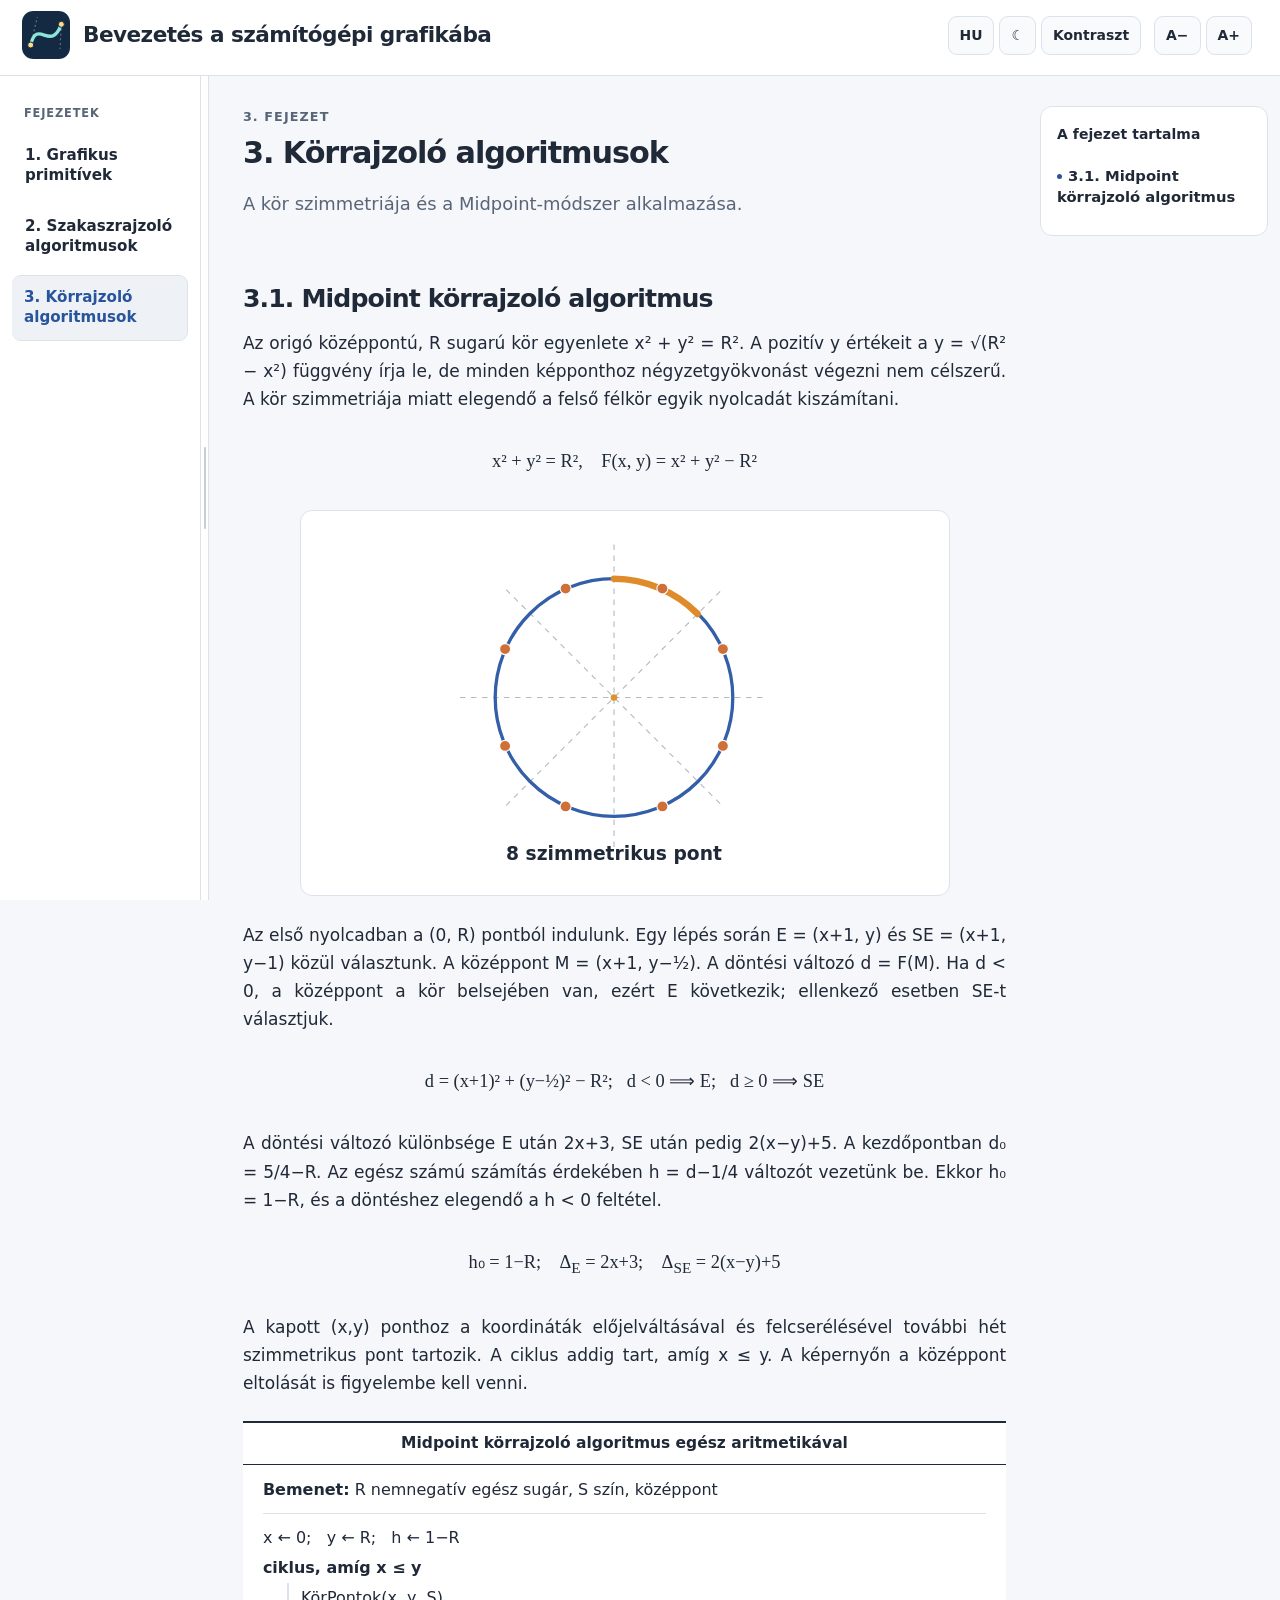
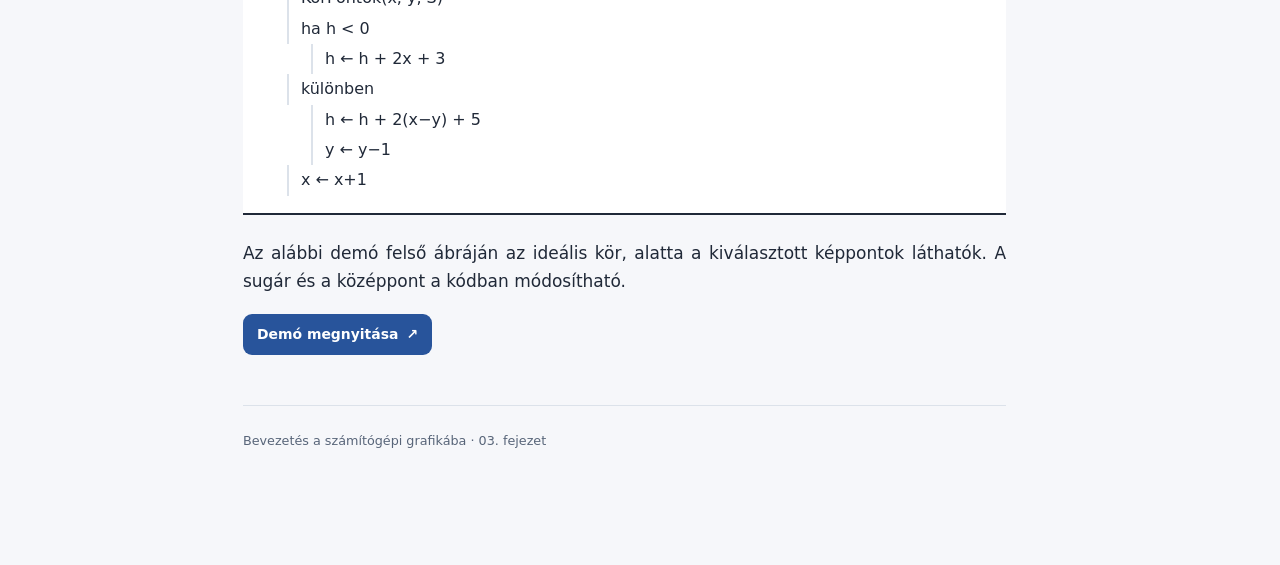
<file: chapters/03/index.html>
<!doctype html><html lang="hu" data-theme="light" data-contrast="off" data-language="hu"><head>
<meta charset="utf-8"><meta name="viewport" content="width=device-width,initial-scale=1"><meta name="theme-color" content="#265196">
<meta name="description" content="Bevezetés a számítógépi grafikába – interaktív tananyag és JavaScript Canvas-demók">
<link rel="icon" href="../../assets/favicon.svg" type="image/svg+xml"><link rel="stylesheet" href="../../assets/styles.css">
<title>3. Körrajzoló algoritmusok – Bevezetés a számítógépi grafikába</title></head>
<body data-root="../../" data-chapter="3" class="lesson-page"><a class="skip-link" href="#main" style="position:absolute;left:-9999px">Ugrás a tartalomhoz</a>
<header class="topbar"><div class="topbar-inner">
<a class="brand" href="../../index.html" aria-label="Bevezetés a számítógépi grafikába"><img src="../../assets/logo.svg" alt="" width="51" height="51"><span class="brand-text">Bevezetés a számítógépi grafikába</span></a>
<div class="header-controls" aria-label="Megjelenítési beállítások">
<div class="control-group">
  <button type="button" id="mobileMenu" class="icon-button mobile-menu" aria-expanded="false" aria-controls="sidebar" title="Fejezetek / Chapters">☰</button>
  <button type="button" id="languageButton" class="icon-button" aria-label="Switch to English">HU</button>
  <button type="button" id="themeButton" class="icon-button" aria-label="Téma váltása">☾</button>
  <button type="button" id="contrastButton" class="icon-button" aria-label="Kisegítő nagy kontrasztú mód" aria-pressed="false">Kontraszt</button>
</div>
<div class="control-group" aria-label="Betűméret / Font size">
  <button type="button" id="readerDecrease" class="icon-button" title="Szöveg kisebb / Smaller text" aria-label="Szöveg kisebb">A−</button>
  <button type="button" id="readerIncrease" class="icon-button" title="Szöveg nagyobb / Larger text" aria-label="Szöveg nagyobb">A+</button>
</div>
</div></div></header>
<div class="layout"><aside class="sidebar" id="sidebar" aria-label="Tananyag fejezetei / Course chapters">
<div class="side-heading" data-ui-hu="Fejezetek" data-ui-en="Chapters">Fejezetek</div>
<nav id="chapterNav" aria-label="Fejezetek"></nav>
</aside>
<div id="sidebarResizer" class="sidebar-resizer" role="separator" tabindex="0" aria-orientation="vertical"
     aria-label="Fejezetmenü szélességének módosítása" aria-valuemin="200" aria-valuemax="480" aria-valuenow="278"
     title="A fejezetmenü szélessége egérrel húzható"></div>
<main class="content-outer" id="main"><div class="content-grid">
<article class="article" id="fejezet-03"><div class="kicker">3. <span data-lang="hu">fejezet</span><span data-lang="en">chapter</span></div><h1><span data-lang="hu">3. Körrajzoló algoritmusok</span><span data-lang="en">3. Circle rasterisation algorithms</span></h1><p class="lead"><span data-lang="hu">A kör szimmetriája és a Midpoint-módszer alkalmazása.</span><span data-lang="en">Circle symmetry and the Midpoint method.</span></p><section id="circle-midpoint" class="article-section"><h2><span data-lang="hu">3.1. Midpoint körrajzoló algoritmus</span><span data-lang="en">3.1. Midpoint circle algorithm</span></h2><p><span data-lang="hu">Az origó középpontú, R sugarú kör egyenlete x² + y² = R². A pozitív y értékeit a y = √(R² − x²) függvény írja le, de minden képponthoz négyzetgyökvonást végezni nem célszerű. A kör szimmetriája miatt elegendő a felső félkör egyik nyolcadát kiszámítani.</span><span data-lang="en">A circle centred at the origin with radius R satisfies x² + y² = R². Its upper half is y = √(R² − x²), but evaluating a square root per pixel is unnecessary. Symmetry means that only one octant needs to be computed.</span></p><div class="math-display" role="math">x² + y² = R², &nbsp;&nbsp; F(x, y) = x² + y² − R²</div><figure class="teaching-figure small-figure"><svg viewBox="0 0 560 320" role="img" aria-label="A kör nyolcszoros szimmetriája, egy pontból nyolc képpont">
    <path d="M130 155H410M270 16V294M172 57L368 253M172 253L368 57" class="figure-sym-axis"/>
    <circle cx="270" cy="155" r="108" class="figure-vector-line" fill="none"/>
    <path d="M270 47A108 108 0 0 1 346 79" class="figure-octant"/>
    <g class="figure-point"><circle cx="171" cy="111" r="5" /><circle cx="171" cy="199" r="5" /><circle cx="369" cy="111" r="5" /><circle cx="369" cy="199" r="5" /><circle cx="226" cy="56" r="5" /><circle cx="226" cy="254" r="5" /><circle cx="314" cy="56" r="5" /><circle cx="314" cy="254" r="5" /></g><circle cx="270" cy="155" r="3" class="figure-middle"/><text x="270" y="303" text-anchor="middle" class="figure-label">8 szimmetrikus pont</text>
    </svg></figure><p><span data-lang="hu">Az első nyolcadban a (0, R) pontból indulunk. Egy lépés során E = (x+1, y) és SE = (x+1, y−1) közül választunk. A középpont M = (x+1, y−½). A döntési változó d = F(M). Ha d &lt; 0, a középpont a kör belsejében van, ezért E következik; ellenkező esetben SE-t választjuk.</span><span data-lang="en">Start at (0,R) in the first octant. At each step choose between E = (x+1,y) and SE = (x+1,y−1). Their midpoint is M = (x+1,y−½), and d = F(M). If d &lt; 0, the midpoint is inside the circle and E is chosen; otherwise choose SE.</span></p><div class="math-display" role="math">d = (x+1)² + (y−½)² − R²; &nbsp; d &lt; 0 ⟹ E; &nbsp; d ≥ 0 ⟹ SE</div><p><span data-lang="hu">A döntési változó különbsége E után 2x+3, SE után pedig 2(x−y)+5. A kezdőpontban d₀ = 5/4−R. Az egész számú számítás érdekében h = d−1/4 változót vezetünk be. Ekkor h₀ = 1−R, és a döntéshez elegendő a h &lt; 0 feltétel.</span><span data-lang="en">After E, the decision value changes by 2x+3; after SE, by 2(x−y)+5. The initial value is d₀ = 5/4−R. To use integer arithmetic, define h = d−1/4, so h₀ = 1−R and the decision becomes h &lt; 0.</span></p><div class="math-display" role="math">h₀ = 1−R; &nbsp;&nbsp; Δ<sub>E</sub> = 2x+3; &nbsp;&nbsp; Δ<sub>SE</sub> = 2(x−y)+5</div><p><span data-lang="hu">A kapott (x,y) ponthoz a koordináták előjelváltásával és felcserélésével további hét szimmetrikus pont tartozik. A ciklus addig tart, amíg x ≤ y. A képernyőn a középpont eltolását is figyelembe kell venni.</span><span data-lang="en">From one computed (x,y) point we obtain up to seven symmetric points by changing coordinate signs and swapping x and y. The loop continues while x ≤ y. The circle centre is added when displaying the result.</span></p><div class="algorithm"><div class="algorithm-head">Midpoint körrajzoló algoritmus egész aritmetikával</div><div class="algorithm-body"><div class="algorithm-input"><b><span data-lang="hu">Bemenet:</span><span data-lang="en">Input:</span></b> <span data-lang="hu">R nemnegatív egész sugár, S szín, középpont</span><span data-lang="en">non-negative integer radius R, colour S, centre</span></div><div class="algo-line ">x ← 0; &nbsp; y ← R; &nbsp; h ← 1−R</div><div class="algo-line loop"><span data-lang="hu">ciklus, amíg</span><span data-lang="en">while</span> x ≤ y</div><div class="algo-line indent-1">KörPontok(x, y, S)</div><div class="algo-line indent-1"><span data-lang="hu">ha</span><span data-lang="en">if</span> h &lt; 0</div><div class="algo-line indent-2">h ← h + 2x + 3</div><div class="algo-line indent-1"><span data-lang="hu">különben</span><span data-lang="en">else</span></div><div class="algo-line indent-2">h ← h + 2(x−y) + 5</div><div class="algo-line indent-2">y ← y−1</div><div class="algo-line indent-1">x ← x+1</div></div></div><p><span data-lang="hu">Az alábbi demó felső ábráján az ideális kör, alatta a kiválasztott képpontok láthatók. A sugár és a középpont a kódban módosítható.</span><span data-lang="en">The demo shows the ideal circle in the upper view and the selected pixels below. The radius and centre can be edited in the source code.</span></p><a class="demo-link" href="../../demos/midpoint-circle/index.html"><span data-lang="hu">Demó megnyitása</span><span data-lang="en">Open demo</span> <span aria-hidden="true">↗</span></a></section><footer class="footer"><span data-lang="hu">Bevezetés a számítógépi grafikába · 03. fejezet</span><span data-lang="en">Introduction to Computer Graphics · Chapter 03</span></footer></article><aside class="toc" aria-label="A fejezet tartalma"><div class="toc-heading"><span data-lang="hu">A fejezet tartalma</span><span data-lang="en">In this chapter</span></div><a href="#circle-midpoint"><span data-lang="hu">3.1. Midpoint körrajzoló algoritmus</span><span data-lang="en">3.1. Midpoint circle algorithm</span></a></aside>
</div></main></div>
<script src="../../assets/highlight.js"></script>
<script src="../../assets/site.js"></script></body></html>
</file>
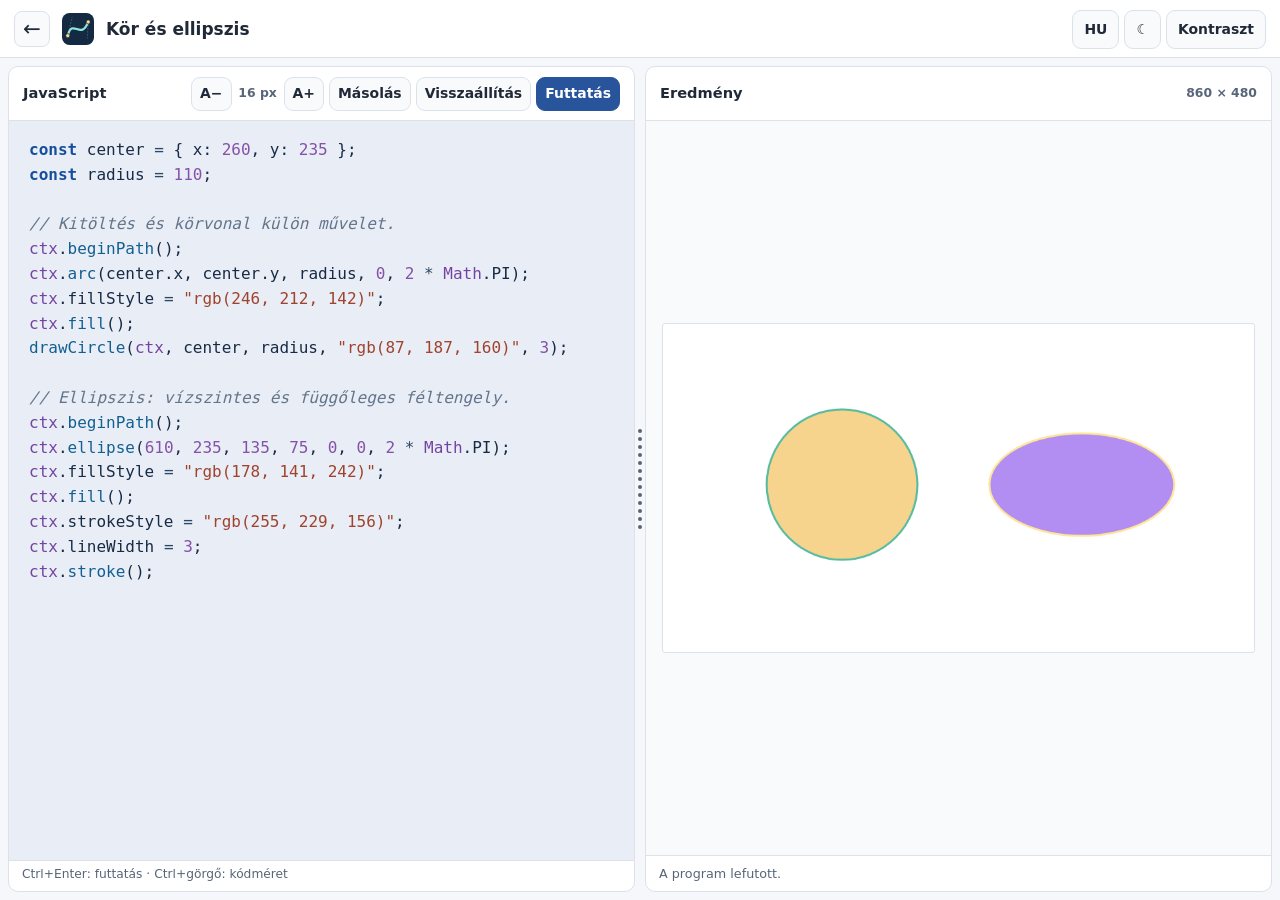
<file: demos/circle/index.html>
<!doctype html>
<html lang="hu" data-theme="light" data-contrast="off" data-language="hu">
<head>
<meta charset="utf-8">
<meta name="viewport" content="width=device-width,initial-scale=1">
<meta name="theme-color" content="#265196">
<meta name="description" content="Bevezetés a számítógépi grafikába – JavaScript Canvas-demó">
<link rel="icon" href="../../assets/favicon.svg" type="image/svg+xml">
<link rel="stylesheet" href="../../assets/styles.css">
<title>Demó – Bevezetés a számítógépi grafikába</title>
</head>
<body class="demo-page" data-demo="circle" data-root="../../">
<a class="skip-link" href="#main" style="position:absolute;left:-9999px">Ugrás a tartalomhoz</a>
<header class="topbar demo-topbar">
  <div class="topbar-inner demo-topbar-inner">
    <div class="demo-title-group">
      <a class="demo-back" href="../../index.html" title="Vissza a fejezethez / Back to chapter" aria-label="Vissza a fejezethez / Back to chapter">←</a>
      <img src="../../assets/logo.svg" class="demo-logo" width="34" height="34" alt="">
      <span id="demoHeading" class="demo-title">Demó</span>
    </div>
    <div class="header-controls" aria-label="Megjelenítési beállítások">
      <div class="control-group">
        <button type="button" id="languageButton" class="icon-button" aria-label="Switch to English">HU</button>
        <button type="button" id="themeButton" class="icon-button" aria-label="Téma váltása">☾</button>
        <button type="button" id="contrastButton" class="icon-button" aria-label="Kisegítő nagy kontrasztú mód" aria-pressed="false">Kontraszt</button>
      </div>
    </div>
  </div>
</header>
<main class="demo-main" id="main">
<div class="demo-workspace" id="demoWorkspace">
<section class="demo-pane" aria-label="JavaScript kódszerkesztő">
  <div class="pane-title">
    <span>JavaScript</span>
    <div class="pane-actions">
      <button type="button" id="codeDecrease" class="icon-button" title="Kód kisebb / Smaller code font" aria-label="Kód kisebb">A−</button>
      <span data-code-size class="code-size-label">16 px</span>
      <button type="button" id="codeIncrease" class="icon-button" title="Kód nagyobb / Larger code font" aria-label="Kód nagyobb">A+</button>
      <button type="button" id="copyCode" class="icon-button" data-ui-hu="Másolás" data-ui-en="Copy">Másolás</button>
      <button type="button" id="resetCode" class="icon-button" data-ui-hu="Visszaállítás" data-ui-en="Reset">Visszaállítás</button>
      <button type="button" id="runCode" class="icon-button primary" data-ui-hu="Futtatás" data-ui-en="Run">Futtatás</button>
    </div>
  </div>
  <div class="editor-box" id="editorBox">
    <pre class="highlight-layer" aria-hidden="true"><code id="highlightedCode"></code></pre>
    <textarea id="codeEditor" class="code-editor" wrap="off" autocapitalize="off" autocomplete="off" autocorrect="off" spellcheck="false"></textarea>
  </div>
  <div class="pane-hint"><span data-lang="hu">Ctrl+Enter: futtatás · Ctrl+görgő: kódméret</span><span data-lang="en">Ctrl+Enter: run · Ctrl+wheel: code size</span></div>
</section>
<div class="workspace-splitter" id="workspaceSplitter" role="separator" tabindex="0" aria-label="Panelek szélességének módosítása" aria-orientation="vertical" title="Húzással átméretezhető / Drag to resize"></div>
<section class="demo-pane" aria-label="Canvas rajzterület">
  <div class="pane-title">
    <span><span data-lang="hu">Eredmény</span><span data-lang="en">Output</span></span>
    <span class="canvas-size-label">860 × 480</span>
  </div>
  <div class="canvas-wrap">
    <canvas width="860" height="480" id="demoCanvas" aria-label="A kód által rajzolt ábra / Drawing produced by the code"></canvas>
  </div>
  <div id="runnerStatus" class="runner-status" role="status" aria-live="polite"></div>
</section>
</div>
</main>
<script src="../../assets/highlight.js"></script>
<script src="../../assets/site.js"></script>
<script src="../../assets/graphics.js"></script>
<script src="../../assets/examples.js"></script>
<script src="../../assets/demo-runner.js"></script>
</body></html>
</file>
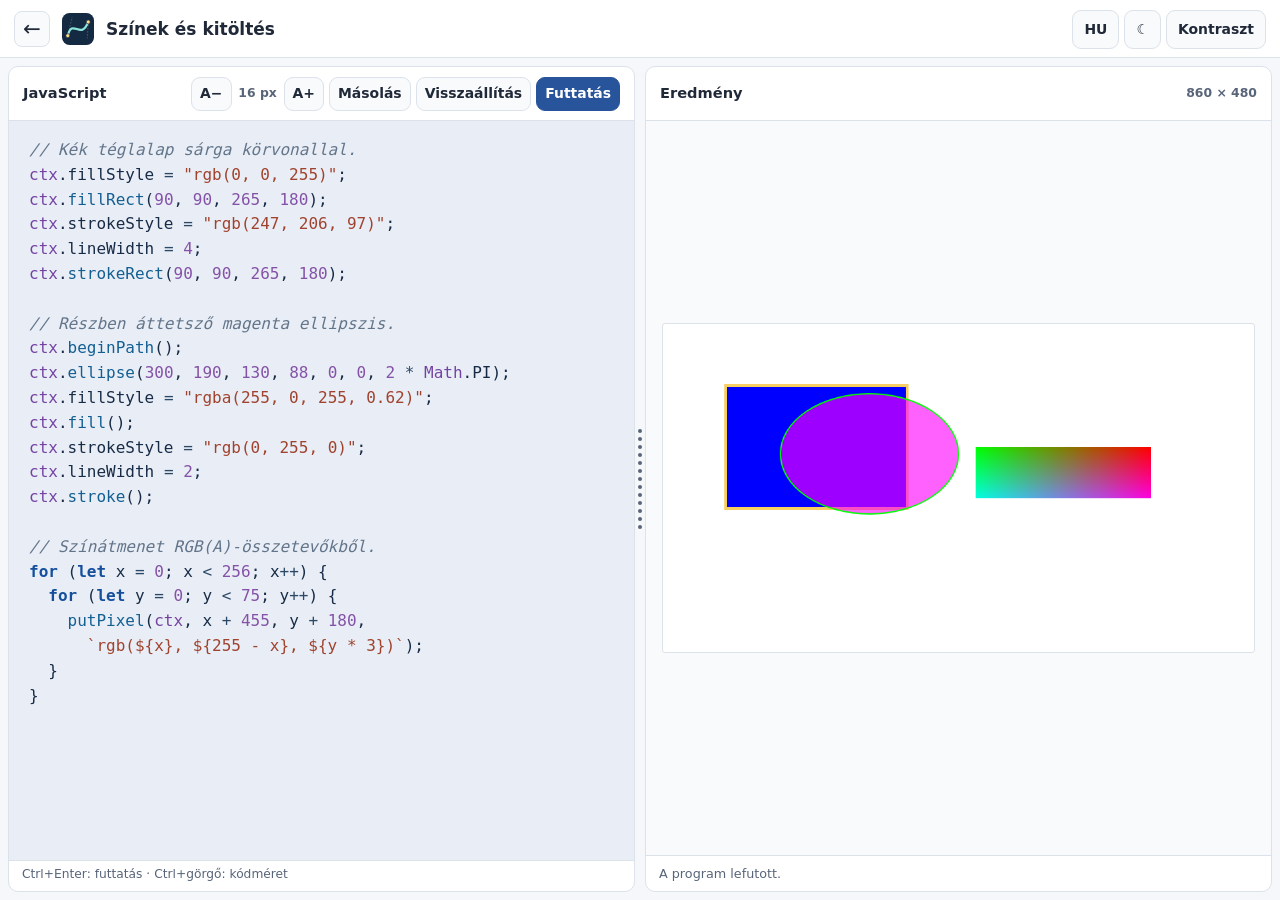
<file: demos/colors/index.html>
<!doctype html>
<html lang="hu" data-theme="light" data-contrast="off" data-language="hu">
<head>
<meta charset="utf-8">
<meta name="viewport" content="width=device-width,initial-scale=1">
<meta name="theme-color" content="#265196">
<meta name="description" content="Bevezetés a számítógépi grafikába – JavaScript Canvas-demó">
<link rel="icon" href="../../assets/favicon.svg" type="image/svg+xml">
<link rel="stylesheet" href="../../assets/styles.css">
<title>Demó – Bevezetés a számítógépi grafikába</title>
</head>
<body class="demo-page" data-demo="colors" data-root="../../">
<a class="skip-link" href="#main" style="position:absolute;left:-9999px">Ugrás a tartalomhoz</a>
<header class="topbar demo-topbar">
  <div class="topbar-inner demo-topbar-inner">
    <div class="demo-title-group">
      <a class="demo-back" href="../../index.html" title="Vissza a fejezethez / Back to chapter" aria-label="Vissza a fejezethez / Back to chapter">←</a>
      <img src="../../assets/logo.svg" class="demo-logo" width="34" height="34" alt="">
      <span id="demoHeading" class="demo-title">Demó</span>
    </div>
    <div class="header-controls" aria-label="Megjelenítési beállítások">
      <div class="control-group">
        <button type="button" id="languageButton" class="icon-button" aria-label="Switch to English">HU</button>
        <button type="button" id="themeButton" class="icon-button" aria-label="Téma váltása">☾</button>
        <button type="button" id="contrastButton" class="icon-button" aria-label="Kisegítő nagy kontrasztú mód" aria-pressed="false">Kontraszt</button>
      </div>
    </div>
  </div>
</header>
<main class="demo-main" id="main">
<div class="demo-workspace" id="demoWorkspace">
<section class="demo-pane" aria-label="JavaScript kódszerkesztő">
  <div class="pane-title">
    <span>JavaScript</span>
    <div class="pane-actions">
      <button type="button" id="codeDecrease" class="icon-button" title="Kód kisebb / Smaller code font" aria-label="Kód kisebb">A−</button>
      <span data-code-size class="code-size-label">16 px</span>
      <button type="button" id="codeIncrease" class="icon-button" title="Kód nagyobb / Larger code font" aria-label="Kód nagyobb">A+</button>
      <button type="button" id="copyCode" class="icon-button" data-ui-hu="Másolás" data-ui-en="Copy">Másolás</button>
      <button type="button" id="resetCode" class="icon-button" data-ui-hu="Visszaállítás" data-ui-en="Reset">Visszaállítás</button>
      <button type="button" id="runCode" class="icon-button primary" data-ui-hu="Futtatás" data-ui-en="Run">Futtatás</button>
    </div>
  </div>
  <div class="editor-box" id="editorBox">
    <pre class="highlight-layer" aria-hidden="true"><code id="highlightedCode"></code></pre>
    <textarea id="codeEditor" class="code-editor" wrap="off" autocapitalize="off" autocomplete="off" autocorrect="off" spellcheck="false"></textarea>
  </div>
  <div class="pane-hint"><span data-lang="hu">Ctrl+Enter: futtatás · Ctrl+görgő: kódméret</span><span data-lang="en">Ctrl+Enter: run · Ctrl+wheel: code size</span></div>
</section>
<div class="workspace-splitter" id="workspaceSplitter" role="separator" tabindex="0" aria-label="Panelek szélességének módosítása" aria-orientation="vertical" title="Húzással átméretezhető / Drag to resize"></div>
<section class="demo-pane" aria-label="Canvas rajzterület">
  <div class="pane-title">
    <span><span data-lang="hu">Eredmény</span><span data-lang="en">Output</span></span>
    <span class="canvas-size-label">860 × 480</span>
  </div>
  <div class="canvas-wrap">
    <canvas width="860" height="480" id="demoCanvas" aria-label="A kód által rajzolt ábra / Drawing produced by the code"></canvas>
  </div>
  <div id="runnerStatus" class="runner-status" role="status" aria-live="polite"></div>
</section>
</div>
</main>
<script src="../../assets/highlight.js"></script>
<script src="../../assets/site.js"></script>
<script src="../../assets/graphics.js"></script>
<script src="../../assets/examples.js"></script>
<script src="../../assets/demo-runner.js"></script>
</body></html>
</file>
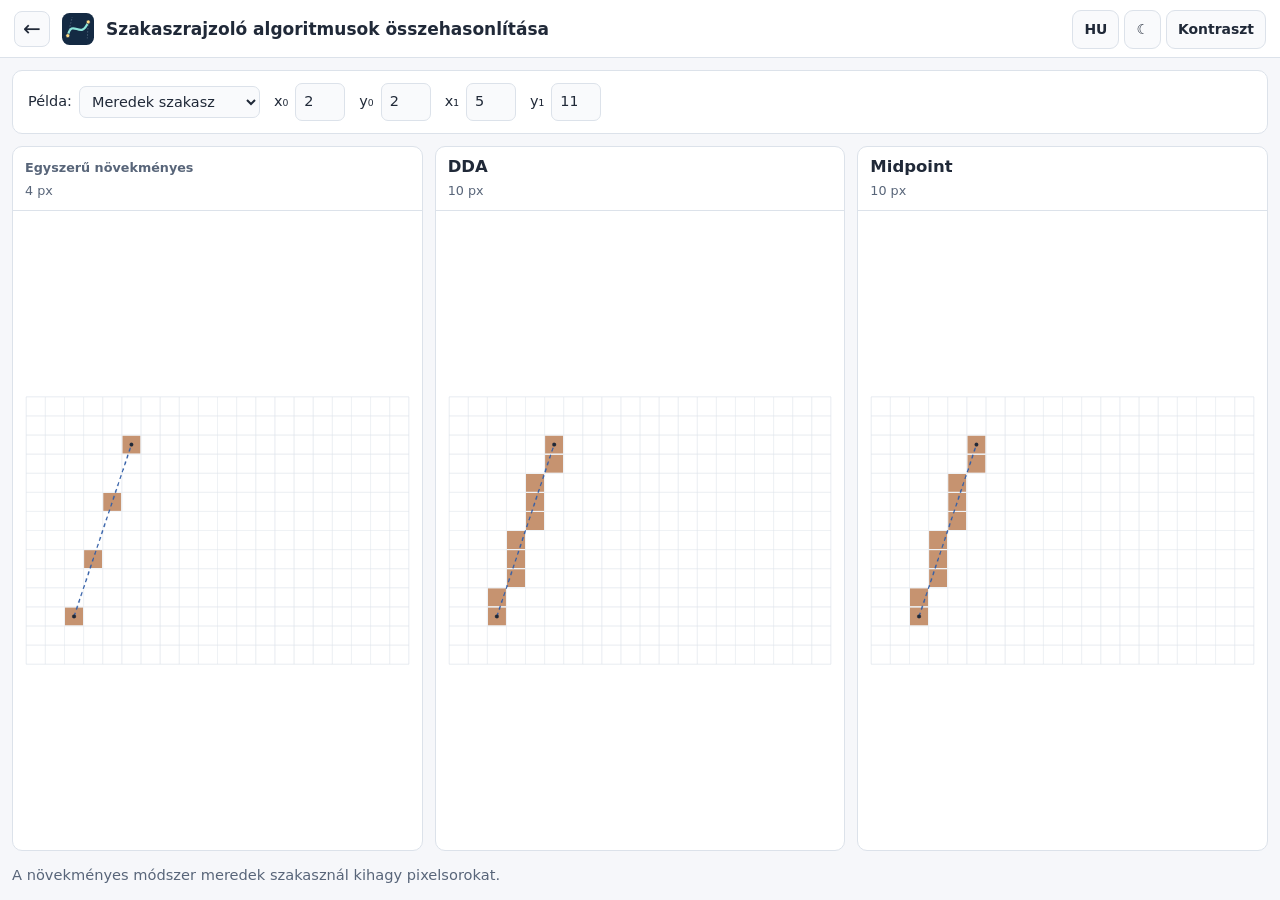
<file: demos/compare/index.html>
<!doctype html><html lang="hu" data-theme="light" data-contrast="off" data-language="hu"><head>
<meta charset="utf-8"><meta name="viewport" content="width=device-width,initial-scale=1"><meta name="theme-color" content="#28549b">
<title>Algoritmusok összehasonlítása – Bevezetés a számítógépi grafikába</title><link rel="icon" href="../../assets/favicon.svg" type="image/svg+xml"><link rel="stylesheet" href="../../assets/styles.css"></head>
<body class="demo-page raster-compare-page" data-root="../../">
<header class="topbar demo-topbar"><div class="topbar-inner demo-topbar-inner"><div class="demo-title-group">
<a class="demo-back" href="../../chapters/02/index.html" aria-label="Vissza a fejezethez">←</a><img src="../../assets/logo.svg" class="demo-logo" width="34" height="34" alt=""><span class="demo-title"><span data-lang="hu">Szakaszrajzoló algoritmusok összehasonlítása</span><span data-lang="en">Comparing line algorithms</span></span></div>
<div class="header-controls"><div class="control-group"><button type="button" id="languageButton" class="icon-button">HU</button><button type="button" id="themeButton" class="icon-button">☾</button><button type="button" id="contrastButton" class="icon-button">Kontraszt</button></div></div></div></header>
<main class="compare-main"><div class="compare-controls"><label><span data-lang="hu">Példa:</span><span data-lang="en">Preset:</span> <select id="presetSelect"><option value="steep" data-ui-hu="Meredek szakasz" data-ui-en="Steep segment">Meredek szakasz</option><option value="half" data-ui-hu="Félpixeles helyzet" data-ui-en="Half-pixel ties">Félpixeles helyzet</option><option value="shallow" data-ui-hu="Lapos szakasz" data-ui-en="Shallow segment">Lapos szakasz</option><option value="negative" data-ui-hu="Csökkenő szakasz" data-ui-en="Descending segment">Csökkenő szakasz</option><option value="vertical" data-ui-hu="Függőleges szakasz" data-ui-en="Vertical segment">Függőleges szakasz</option><option value="custom" data-ui-hu="Saját végpontok" data-ui-en="Custom endpoints">Saját végpontok</option></select></label>
<label>x₀ <input id="x0" type="number" min="0" max="19" step="1" value="2"></label>
<label>y₀ <input id="y0" type="number" min="0" max="13" step="1" value="2"></label>
<label>x₁ <input id="x1" type="number" min="0" max="19" step="1" value="5"></label>
<label>y₁ <input id="y1" type="number" min="0" max="13" step="1" value="11"></label></div>
<div class="compare-panels">
<section class="compare-panel"><header><strong><span data-lang="hu">Egyszerű növekményes</span><span data-lang="en">Simple incremental</span></strong><span id="incCount"></span></header><canvas id="incCanvas" width="620" height="530" aria-label="A növekményes algoritmus képpontjai"></canvas></section>
<section class="compare-panel"><header><strong>DDA</strong><span id="ddaCount"></span></header><canvas id="ddaCanvas" width="620" height="530" aria-label="A DDA-algoritmus képpontjai"></canvas></section>
<section class="compare-panel"><header><strong>Midpoint</strong><span id="midCount"></span></header><canvas id="midCanvas" width="620" height="530" aria-label="A Midpoint-algoritmus képpontjai"></canvas></section>
</div><div class="compare-status" id="compareStatus" aria-live="polite"></div></main>
<script src="../../assets/site.js"></script><script src="../../assets/raster-render.js"></script><script src="../../assets/compare-runner.js"></script></body></html>
</file>
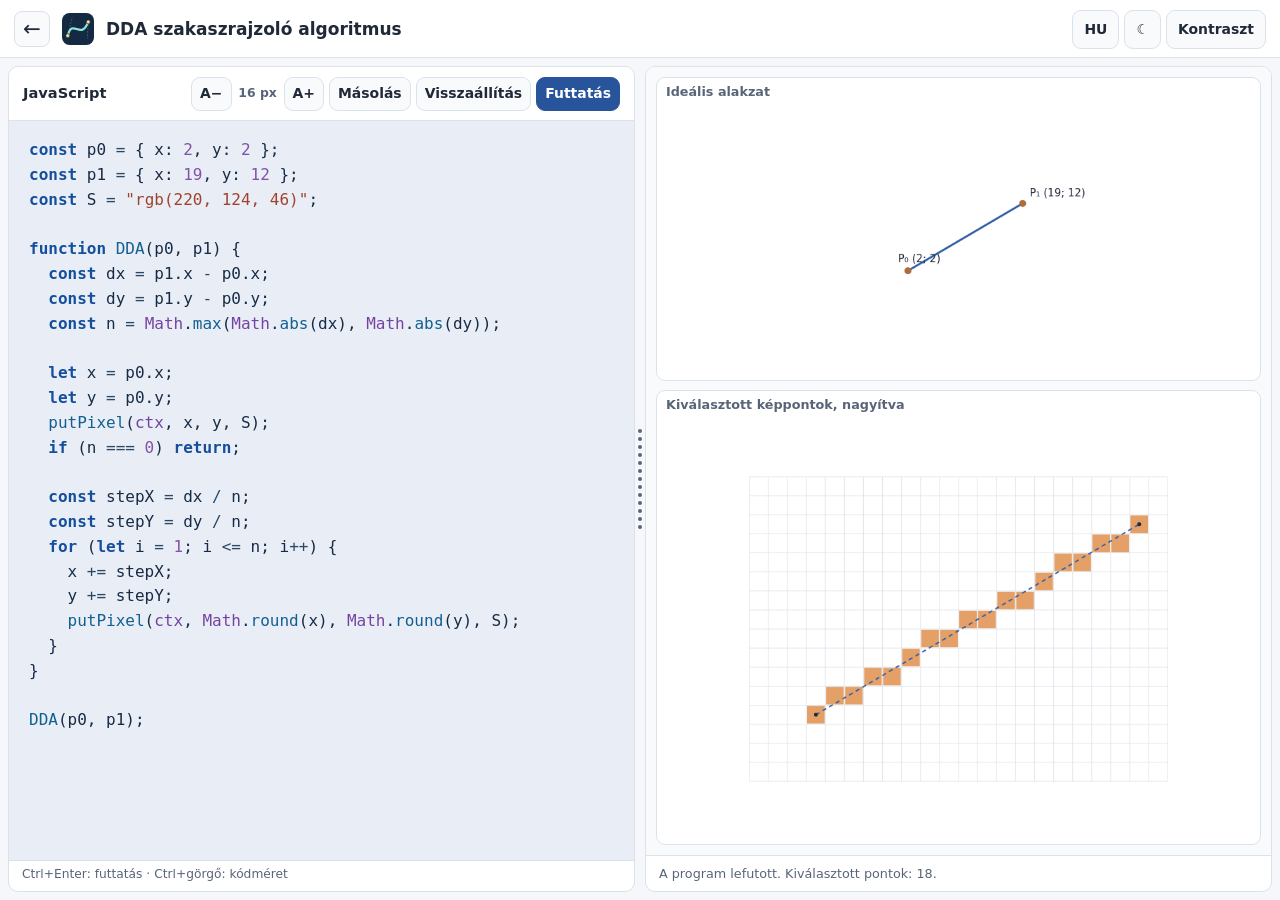
<file: demos/dda/index.html>
<!doctype html><html lang="hu" data-theme="light" data-contrast="off" data-language="hu"><head>
  <meta charset="utf-8"><meta name="viewport" content="width=device-width, initial-scale=1">
  <meta name="theme-color" content="#28549b"><title>DDA-algoritmus – Bevezetés a számítógépi grafikába</title>
  <link rel="icon" href="../../assets/favicon.svg" type="image/svg+xml">
  <link rel="stylesheet" href="../../assets/styles.css"></head>
  <body class="demo-page" data-demo="dda" data-root="../../">
  <header class="topbar demo-topbar"><div class="topbar-inner demo-topbar-inner">
  <div class="demo-title-group"><a href="../../chapters/02/index.html" class="demo-back" aria-label="Vissza a fejezethez">←</a><img src="../../assets/logo.svg" class="demo-logo" width="34" height="34" alt=""><span id="demoHeading" class="demo-title">DDA-algoritmus</span></div>
  <div class="header-controls"><div class="control-group"><button type="button" id="languageButton" class="icon-button">HU</button><button type="button" id="themeButton" class="icon-button">☾</button><button type="button" id="contrastButton" class="icon-button">Kontraszt</button></div></div></div></header>
  <main class="demo-main" id="main"><div class="demo-workspace" id="demoWorkspace">
  <section class="demo-pane" aria-label="Szerkeszthető JavaScript-forráskód">
  <div class="pane-title"><span>JavaScript</span><div class="pane-actions">
  <button type="button" id="codeDecrease" class="icon-button" aria-label="Kód betűmérete kisebb">A−</button><span data-code-size class="code-size-label">16 px</span><button type="button" id="codeIncrease" class="icon-button" aria-label="Kód betűmérete nagyobb">A+</button>
  <button type="button" id="copyCode" class="icon-button" data-ui-hu="Másolás" data-ui-en="Copy">Másolás</button><button type="button" id="resetCode" class="icon-button" data-ui-hu="Visszaállítás" data-ui-en="Reset">Visszaállítás</button><button type="button" id="runCode" class="icon-button primary" data-ui-hu="Futtatás" data-ui-en="Run">Futtatás</button>
  </div></div><div class="editor-box" id="editorBox"><pre class="highlight-layer" aria-hidden="true"><code id="highlightedCode"></code></pre><textarea id="codeEditor" class="code-editor" wrap="off" autocapitalize="off" autocomplete="off" autocorrect="off" spellcheck="false" aria-label="JavaScript-kódszerkesztő"></textarea></div><div class="pane-hint"><span data-lang="hu">Ctrl+Enter: futtatás · Ctrl+görgő: kódméret</span><span data-lang="en">Ctrl+Enter: run · Ctrl+wheel: code size</span></div></section>
  <div class="workspace-splitter" id="workspaceSplitter" role="separator" tabindex="0" aria-label="A panelek szélességének módosítása" aria-orientation="vertical"></div>
  <section class="demo-pane" aria-label="Két grafikus nézet"><div class="raster-stack"><div class="raster-stage"><strong><span data-lang="hu">Ideális alakzat</span><span data-lang="en">Ideal shape</span></strong><canvas id="idealCanvas" width="860" height="190" aria-label="Ideális geometriai alakzat"></canvas></div><div class="raster-stage grid-stage"><strong><span data-lang="hu">Kiválasztott képpontok, nagyítva</span><span data-lang="en">Selected pixels, magnified</span></strong><canvas id="gridCanvas" width="860" height="470" aria-label="A raszterizált alakzat nagyméretű képpontokkal"></canvas></div></div><div id="runnerStatus" class="runner-status" role="status" aria-live="polite"></div></section>
  </div></main>
  <script src="../../assets/highlight.js"></script><script src="../../assets/site.js"></script><script src="../../assets/raster-render.js"></script><script src="../../assets/raster-examples.js"></script><script src="../../assets/raster-demo-runner.js"></script>
  </body></html>
</file>
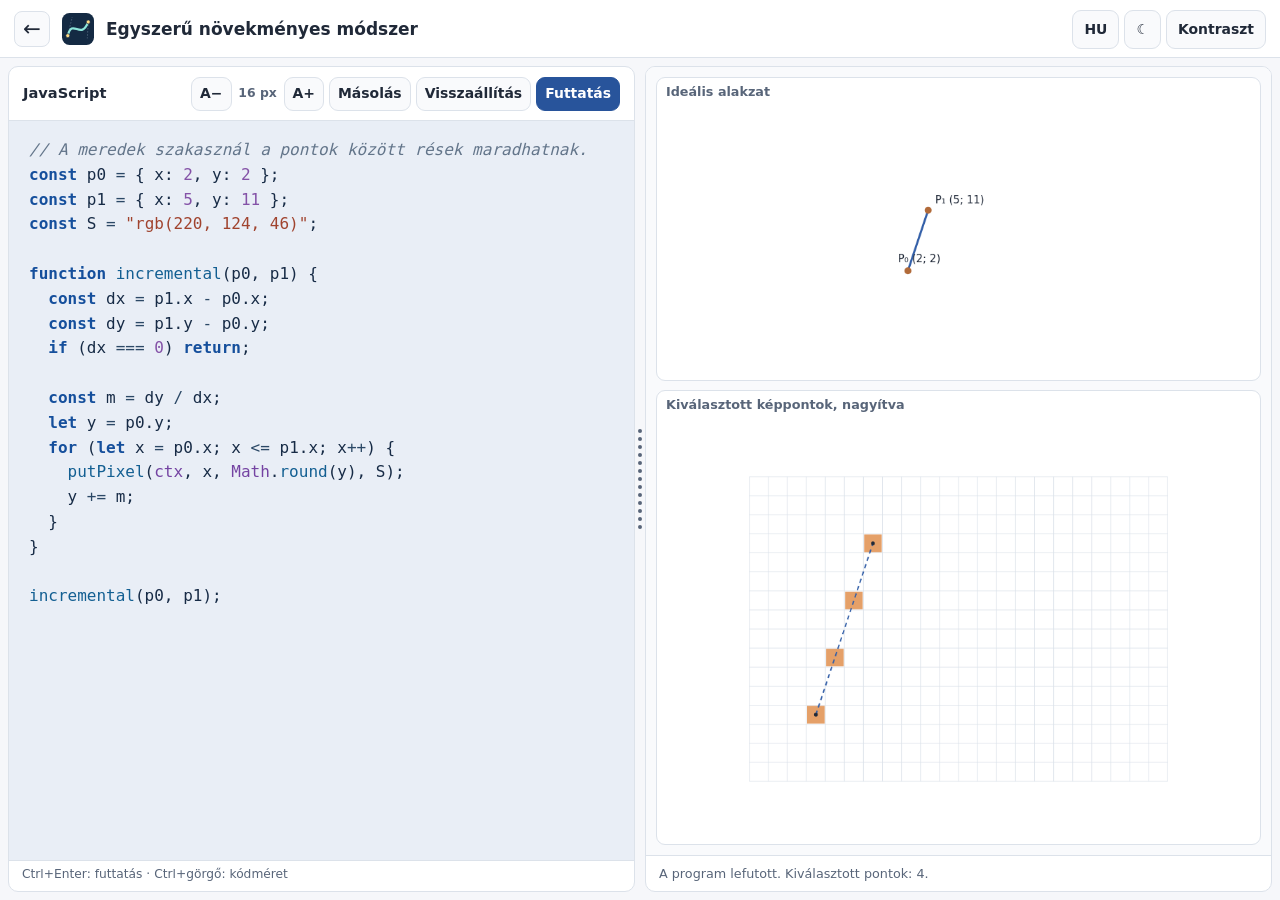
<file: demos/incremental/index.html>
<!doctype html><html lang="hu" data-theme="light" data-contrast="off" data-language="hu"><head>
  <meta charset="utf-8"><meta name="viewport" content="width=device-width, initial-scale=1">
  <meta name="theme-color" content="#28549b"><title>Növekményes algoritmus – Bevezetés a számítógépi grafikába</title>
  <link rel="icon" href="../../assets/favicon.svg" type="image/svg+xml">
  <link rel="stylesheet" href="../../assets/styles.css"></head>
  <body class="demo-page" data-demo="incremental" data-root="../../">
  <header class="topbar demo-topbar"><div class="topbar-inner demo-topbar-inner">
  <div class="demo-title-group"><a href="../../chapters/02/index.html" class="demo-back" aria-label="Vissza a fejezethez">←</a><img src="../../assets/logo.svg" class="demo-logo" width="34" height="34" alt=""><span id="demoHeading" class="demo-title">Növekményes algoritmus</span></div>
  <div class="header-controls"><div class="control-group"><button type="button" id="languageButton" class="icon-button">HU</button><button type="button" id="themeButton" class="icon-button">☾</button><button type="button" id="contrastButton" class="icon-button">Kontraszt</button></div></div></div></header>
  <main class="demo-main" id="main"><div class="demo-workspace" id="demoWorkspace">
  <section class="demo-pane" aria-label="Szerkeszthető JavaScript-forráskód">
  <div class="pane-title"><span>JavaScript</span><div class="pane-actions">
  <button type="button" id="codeDecrease" class="icon-button" aria-label="Kód betűmérete kisebb">A−</button><span data-code-size class="code-size-label">16 px</span><button type="button" id="codeIncrease" class="icon-button" aria-label="Kód betűmérete nagyobb">A+</button>
  <button type="button" id="copyCode" class="icon-button" data-ui-hu="Másolás" data-ui-en="Copy">Másolás</button><button type="button" id="resetCode" class="icon-button" data-ui-hu="Visszaállítás" data-ui-en="Reset">Visszaállítás</button><button type="button" id="runCode" class="icon-button primary" data-ui-hu="Futtatás" data-ui-en="Run">Futtatás</button>
  </div></div><div class="editor-box" id="editorBox"><pre class="highlight-layer" aria-hidden="true"><code id="highlightedCode"></code></pre><textarea id="codeEditor" class="code-editor" wrap="off" autocapitalize="off" autocomplete="off" autocorrect="off" spellcheck="false" aria-label="JavaScript-kódszerkesztő"></textarea></div><div class="pane-hint"><span data-lang="hu">Ctrl+Enter: futtatás · Ctrl+görgő: kódméret</span><span data-lang="en">Ctrl+Enter: run · Ctrl+wheel: code size</span></div></section>
  <div class="workspace-splitter" id="workspaceSplitter" role="separator" tabindex="0" aria-label="A panelek szélességének módosítása" aria-orientation="vertical"></div>
  <section class="demo-pane" aria-label="Két grafikus nézet"><div class="raster-stack"><div class="raster-stage"><strong><span data-lang="hu">Ideális alakzat</span><span data-lang="en">Ideal shape</span></strong><canvas id="idealCanvas" width="860" height="190" aria-label="Ideális geometriai alakzat"></canvas></div><div class="raster-stage grid-stage"><strong><span data-lang="hu">Kiválasztott képpontok, nagyítva</span><span data-lang="en">Selected pixels, magnified</span></strong><canvas id="gridCanvas" width="860" height="470" aria-label="A raszterizált alakzat nagyméretű képpontokkal"></canvas></div></div><div id="runnerStatus" class="runner-status" role="status" aria-live="polite"></div></section>
  </div></main>
  <script src="../../assets/highlight.js"></script><script src="../../assets/site.js"></script><script src="../../assets/raster-render.js"></script><script src="../../assets/raster-examples.js"></script><script src="../../assets/raster-demo-runner.js"></script>
  </body></html>
</file>
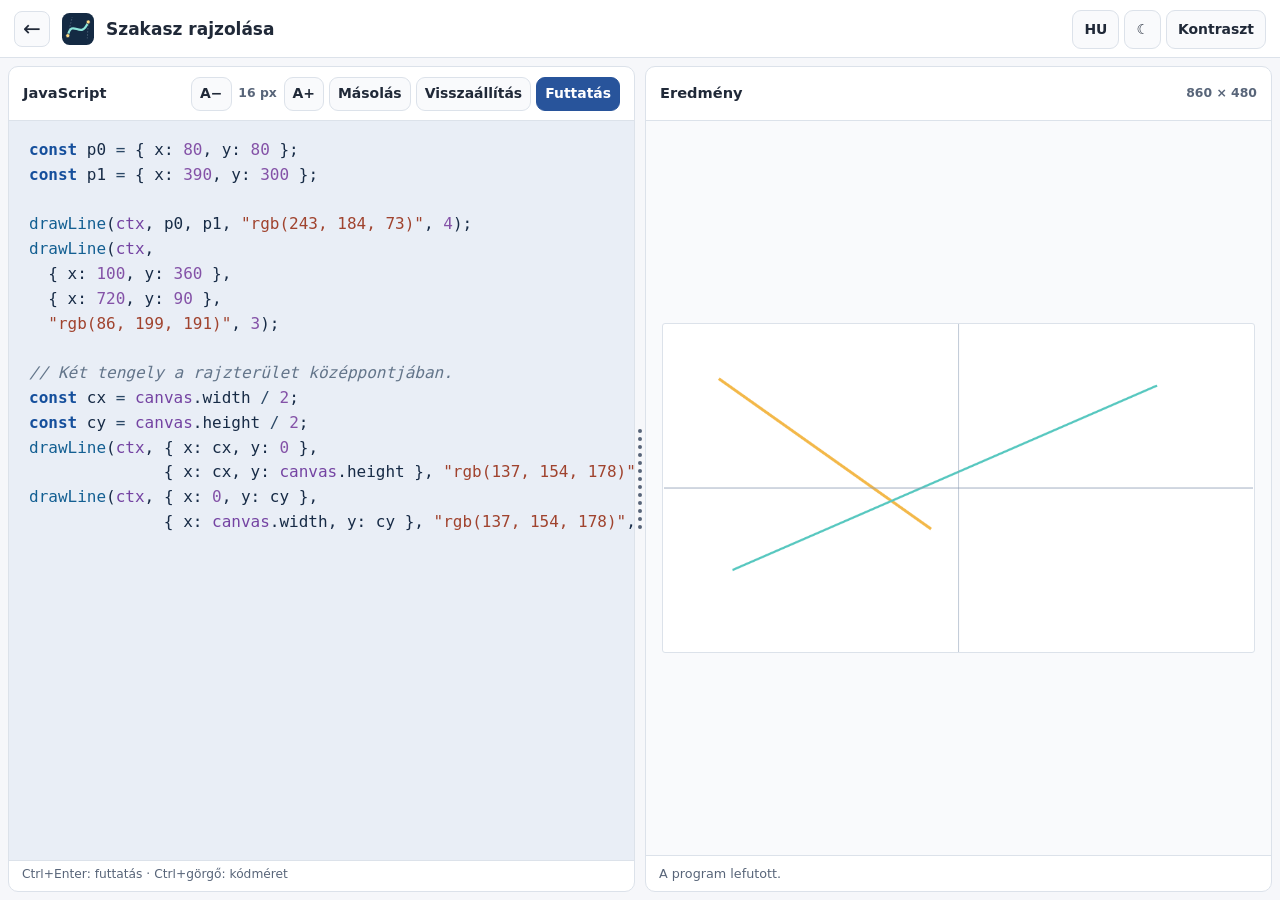
<file: demos/line/index.html>
<!doctype html>
<html lang="hu" data-theme="light" data-contrast="off" data-language="hu">
<head>
<meta charset="utf-8">
<meta name="viewport" content="width=device-width,initial-scale=1">
<meta name="theme-color" content="#265196">
<meta name="description" content="Bevezetés a számítógépi grafikába – JavaScript Canvas-demó">
<link rel="icon" href="../../assets/favicon.svg" type="image/svg+xml">
<link rel="stylesheet" href="../../assets/styles.css">
<title>Demó – Bevezetés a számítógépi grafikába</title>
</head>
<body class="demo-page" data-demo="line" data-root="../../">
<a class="skip-link" href="#main" style="position:absolute;left:-9999px">Ugrás a tartalomhoz</a>
<header class="topbar demo-topbar">
  <div class="topbar-inner demo-topbar-inner">
    <div class="demo-title-group">
      <a class="demo-back" href="../../index.html" title="Vissza a fejezethez / Back to chapter" aria-label="Vissza a fejezethez / Back to chapter">←</a>
      <img src="../../assets/logo.svg" class="demo-logo" width="34" height="34" alt="">
      <span id="demoHeading" class="demo-title">Demó</span>
    </div>
    <div class="header-controls" aria-label="Megjelenítési beállítások">
      <div class="control-group">
        <button type="button" id="languageButton" class="icon-button" aria-label="Switch to English">HU</button>
        <button type="button" id="themeButton" class="icon-button" aria-label="Téma váltása">☾</button>
        <button type="button" id="contrastButton" class="icon-button" aria-label="Kisegítő nagy kontrasztú mód" aria-pressed="false">Kontraszt</button>
      </div>
    </div>
  </div>
</header>
<main class="demo-main" id="main">
<div class="demo-workspace" id="demoWorkspace">
<section class="demo-pane" aria-label="JavaScript kódszerkesztő">
  <div class="pane-title">
    <span>JavaScript</span>
    <div class="pane-actions">
      <button type="button" id="codeDecrease" class="icon-button" title="Kód kisebb / Smaller code font" aria-label="Kód kisebb">A−</button>
      <span data-code-size class="code-size-label">16 px</span>
      <button type="button" id="codeIncrease" class="icon-button" title="Kód nagyobb / Larger code font" aria-label="Kód nagyobb">A+</button>
      <button type="button" id="copyCode" class="icon-button" data-ui-hu="Másolás" data-ui-en="Copy">Másolás</button>
      <button type="button" id="resetCode" class="icon-button" data-ui-hu="Visszaállítás" data-ui-en="Reset">Visszaállítás</button>
      <button type="button" id="runCode" class="icon-button primary" data-ui-hu="Futtatás" data-ui-en="Run">Futtatás</button>
    </div>
  </div>
  <div class="editor-box" id="editorBox">
    <pre class="highlight-layer" aria-hidden="true"><code id="highlightedCode"></code></pre>
    <textarea id="codeEditor" class="code-editor" wrap="off" autocapitalize="off" autocomplete="off" autocorrect="off" spellcheck="false"></textarea>
  </div>
  <div class="pane-hint"><span data-lang="hu">Ctrl+Enter: futtatás · Ctrl+görgő: kódméret</span><span data-lang="en">Ctrl+Enter: run · Ctrl+wheel: code size</span></div>
</section>
<div class="workspace-splitter" id="workspaceSplitter" role="separator" tabindex="0" aria-label="Panelek szélességének módosítása" aria-orientation="vertical" title="Húzással átméretezhető / Drag to resize"></div>
<section class="demo-pane" aria-label="Canvas rajzterület">
  <div class="pane-title">
    <span><span data-lang="hu">Eredmény</span><span data-lang="en">Output</span></span>
    <span class="canvas-size-label">860 × 480</span>
  </div>
  <div class="canvas-wrap">
    <canvas width="860" height="480" id="demoCanvas" aria-label="A kód által rajzolt ábra / Drawing produced by the code"></canvas>
  </div>
  <div id="runnerStatus" class="runner-status" role="status" aria-live="polite"></div>
</section>
</div>
</main>
<script src="../../assets/highlight.js"></script>
<script src="../../assets/site.js"></script>
<script src="../../assets/graphics.js"></script>
<script src="../../assets/examples.js"></script>
<script src="../../assets/demo-runner.js"></script>
</body></html>
</file>
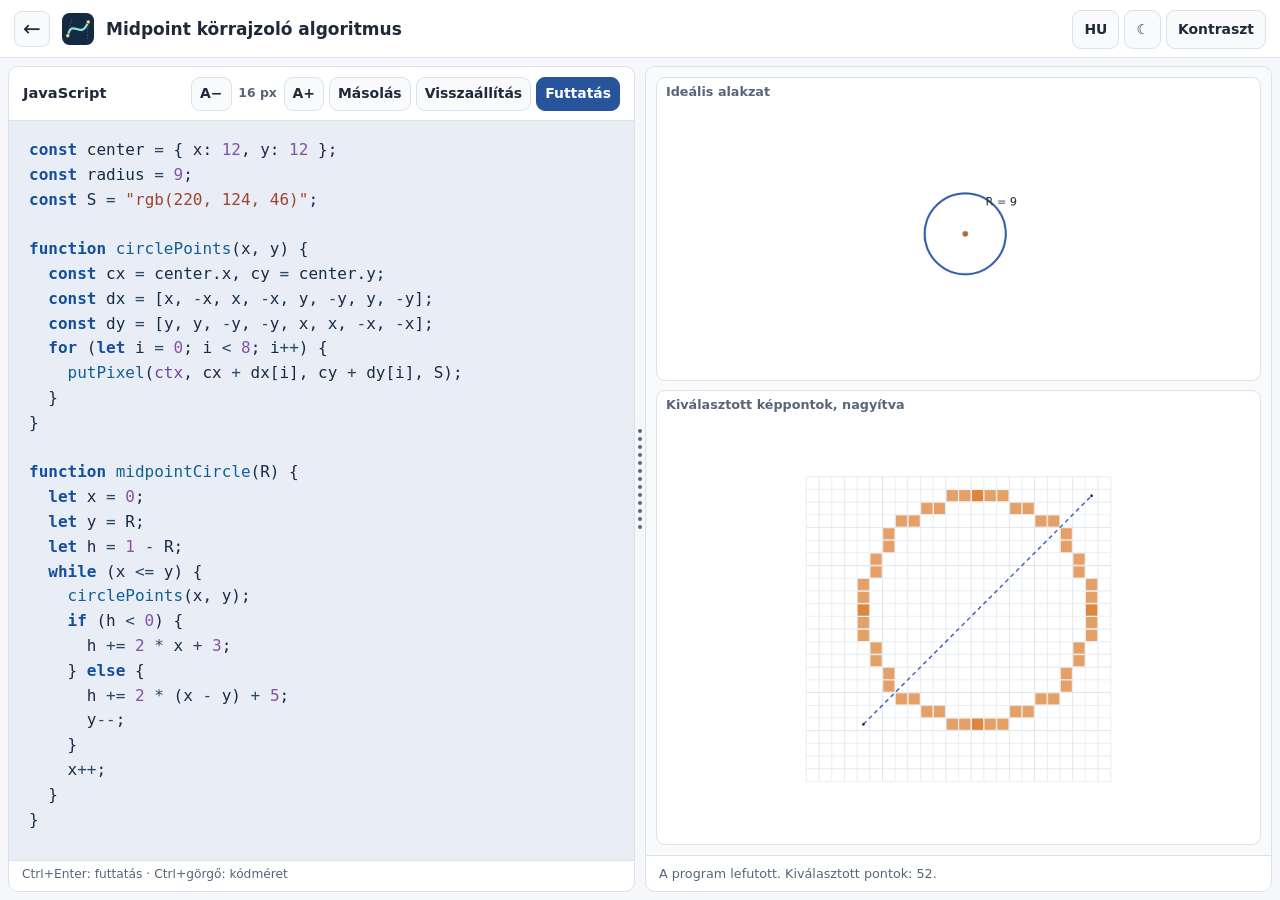
<file: demos/midpoint-circle/index.html>
<!doctype html><html lang="hu" data-theme="light" data-contrast="off" data-language="hu"><head>
  <meta charset="utf-8"><meta name="viewport" content="width=device-width, initial-scale=1">
  <meta name="theme-color" content="#28549b"><title>Midpoint körrajzolás – Bevezetés a számítógépi grafikába</title>
  <link rel="icon" href="../../assets/favicon.svg" type="image/svg+xml">
  <link rel="stylesheet" href="../../assets/styles.css"></head>
  <body class="demo-page" data-demo="midpoint-circle" data-root="../../">
  <header class="topbar demo-topbar"><div class="topbar-inner demo-topbar-inner">
  <div class="demo-title-group"><a href="../../chapters/03/index.html" class="demo-back" aria-label="Vissza a fejezethez">←</a><img src="../../assets/logo.svg" class="demo-logo" width="34" height="34" alt=""><span id="demoHeading" class="demo-title">Midpoint körrajzolás</span></div>
  <div class="header-controls"><div class="control-group"><button type="button" id="languageButton" class="icon-button">HU</button><button type="button" id="themeButton" class="icon-button">☾</button><button type="button" id="contrastButton" class="icon-button">Kontraszt</button></div></div></div></header>
  <main class="demo-main" id="main"><div class="demo-workspace" id="demoWorkspace">
  <section class="demo-pane" aria-label="Szerkeszthető JavaScript-forráskód">
  <div class="pane-title"><span>JavaScript</span><div class="pane-actions">
  <button type="button" id="codeDecrease" class="icon-button" aria-label="Kód betűmérete kisebb">A−</button><span data-code-size class="code-size-label">16 px</span><button type="button" id="codeIncrease" class="icon-button" aria-label="Kód betűmérete nagyobb">A+</button>
  <button type="button" id="copyCode" class="icon-button" data-ui-hu="Másolás" data-ui-en="Copy">Másolás</button><button type="button" id="resetCode" class="icon-button" data-ui-hu="Visszaállítás" data-ui-en="Reset">Visszaállítás</button><button type="button" id="runCode" class="icon-button primary" data-ui-hu="Futtatás" data-ui-en="Run">Futtatás</button>
  </div></div><div class="editor-box" id="editorBox"><pre class="highlight-layer" aria-hidden="true"><code id="highlightedCode"></code></pre><textarea id="codeEditor" class="code-editor" wrap="off" autocapitalize="off" autocomplete="off" autocorrect="off" spellcheck="false" aria-label="JavaScript-kódszerkesztő"></textarea></div><div class="pane-hint"><span data-lang="hu">Ctrl+Enter: futtatás · Ctrl+görgő: kódméret</span><span data-lang="en">Ctrl+Enter: run · Ctrl+wheel: code size</span></div></section>
  <div class="workspace-splitter" id="workspaceSplitter" role="separator" tabindex="0" aria-label="A panelek szélességének módosítása" aria-orientation="vertical"></div>
  <section class="demo-pane" aria-label="Két grafikus nézet"><div class="raster-stack"><div class="raster-stage"><strong><span data-lang="hu">Ideális alakzat</span><span data-lang="en">Ideal shape</span></strong><canvas id="idealCanvas" width="860" height="190" aria-label="Ideális geometriai alakzat"></canvas></div><div class="raster-stage grid-stage"><strong><span data-lang="hu">Kiválasztott képpontok, nagyítva</span><span data-lang="en">Selected pixels, magnified</span></strong><canvas id="gridCanvas" width="860" height="470" aria-label="A raszterizált alakzat nagyméretű képpontokkal"></canvas></div></div><div id="runnerStatus" class="runner-status" role="status" aria-live="polite"></div></section>
  </div></main>
  <script src="../../assets/highlight.js"></script><script src="../../assets/site.js"></script><script src="../../assets/raster-render.js"></script><script src="../../assets/raster-examples.js"></script><script src="../../assets/raster-demo-runner.js"></script>
  </body></html>
</file>
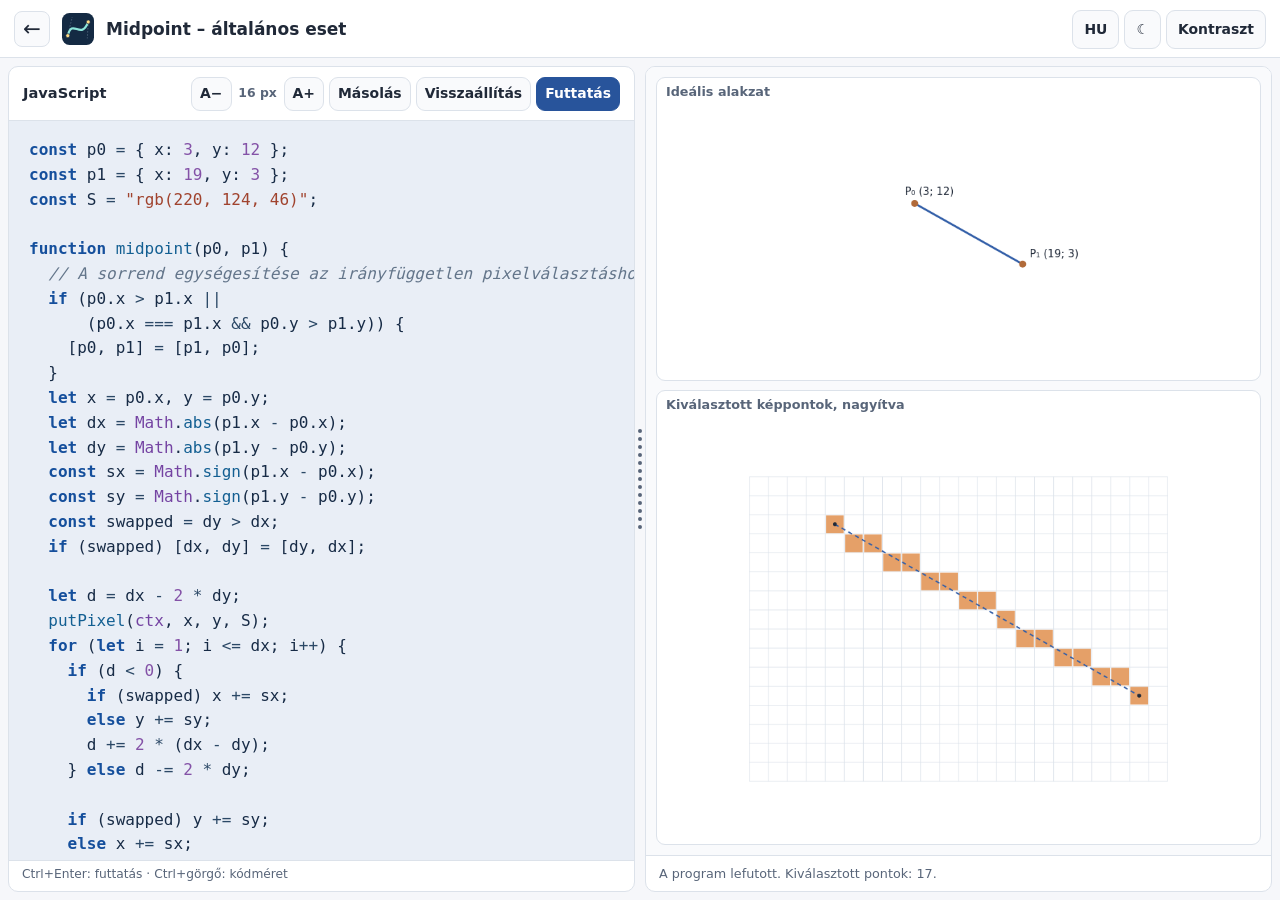
<file: demos/midpoint-general/index.html>
<!doctype html><html lang="hu" data-theme="light" data-contrast="off" data-language="hu"><head>
  <meta charset="utf-8"><meta name="viewport" content="width=device-width, initial-scale=1">
  <meta name="theme-color" content="#28549b"><title>Midpoint – általános eset – Bevezetés a számítógépi grafikába</title>
  <link rel="icon" href="../../assets/favicon.svg" type="image/svg+xml">
  <link rel="stylesheet" href="../../assets/styles.css"></head>
  <body class="demo-page" data-demo="midpoint-general" data-root="../../">
  <header class="topbar demo-topbar"><div class="topbar-inner demo-topbar-inner">
  <div class="demo-title-group"><a href="../../chapters/02/index.html" class="demo-back" aria-label="Vissza a fejezethez">←</a><img src="../../assets/logo.svg" class="demo-logo" width="34" height="34" alt=""><span id="demoHeading" class="demo-title">Midpoint – általános eset</span></div>
  <div class="header-controls"><div class="control-group"><button type="button" id="languageButton" class="icon-button">HU</button><button type="button" id="themeButton" class="icon-button">☾</button><button type="button" id="contrastButton" class="icon-button">Kontraszt</button></div></div></div></header>
  <main class="demo-main" id="main"><div class="demo-workspace" id="demoWorkspace">
  <section class="demo-pane" aria-label="Szerkeszthető JavaScript-forráskód">
  <div class="pane-title"><span>JavaScript</span><div class="pane-actions">
  <button type="button" id="codeDecrease" class="icon-button" aria-label="Kód betűmérete kisebb">A−</button><span data-code-size class="code-size-label">16 px</span><button type="button" id="codeIncrease" class="icon-button" aria-label="Kód betűmérete nagyobb">A+</button>
  <button type="button" id="copyCode" class="icon-button" data-ui-hu="Másolás" data-ui-en="Copy">Másolás</button><button type="button" id="resetCode" class="icon-button" data-ui-hu="Visszaállítás" data-ui-en="Reset">Visszaállítás</button><button type="button" id="runCode" class="icon-button primary" data-ui-hu="Futtatás" data-ui-en="Run">Futtatás</button>
  </div></div><div class="editor-box" id="editorBox"><pre class="highlight-layer" aria-hidden="true"><code id="highlightedCode"></code></pre><textarea id="codeEditor" class="code-editor" wrap="off" autocapitalize="off" autocomplete="off" autocorrect="off" spellcheck="false" aria-label="JavaScript-kódszerkesztő"></textarea></div><div class="pane-hint"><span data-lang="hu">Ctrl+Enter: futtatás · Ctrl+görgő: kódméret</span><span data-lang="en">Ctrl+Enter: run · Ctrl+wheel: code size</span></div></section>
  <div class="workspace-splitter" id="workspaceSplitter" role="separator" tabindex="0" aria-label="A panelek szélességének módosítása" aria-orientation="vertical"></div>
  <section class="demo-pane" aria-label="Két grafikus nézet"><div class="raster-stack"><div class="raster-stage"><strong><span data-lang="hu">Ideális alakzat</span><span data-lang="en">Ideal shape</span></strong><canvas id="idealCanvas" width="860" height="190" aria-label="Ideális geometriai alakzat"></canvas></div><div class="raster-stage grid-stage"><strong><span data-lang="hu">Kiválasztott képpontok, nagyítva</span><span data-lang="en">Selected pixels, magnified</span></strong><canvas id="gridCanvas" width="860" height="470" aria-label="A raszterizált alakzat nagyméretű képpontokkal"></canvas></div></div><div id="runnerStatus" class="runner-status" role="status" aria-live="polite"></div></section>
  </div></main>
  <script src="../../assets/highlight.js"></script><script src="../../assets/site.js"></script><script src="../../assets/raster-render.js"></script><script src="../../assets/raster-examples.js"></script><script src="../../assets/raster-demo-runner.js"></script>
  </body></html>
</file>
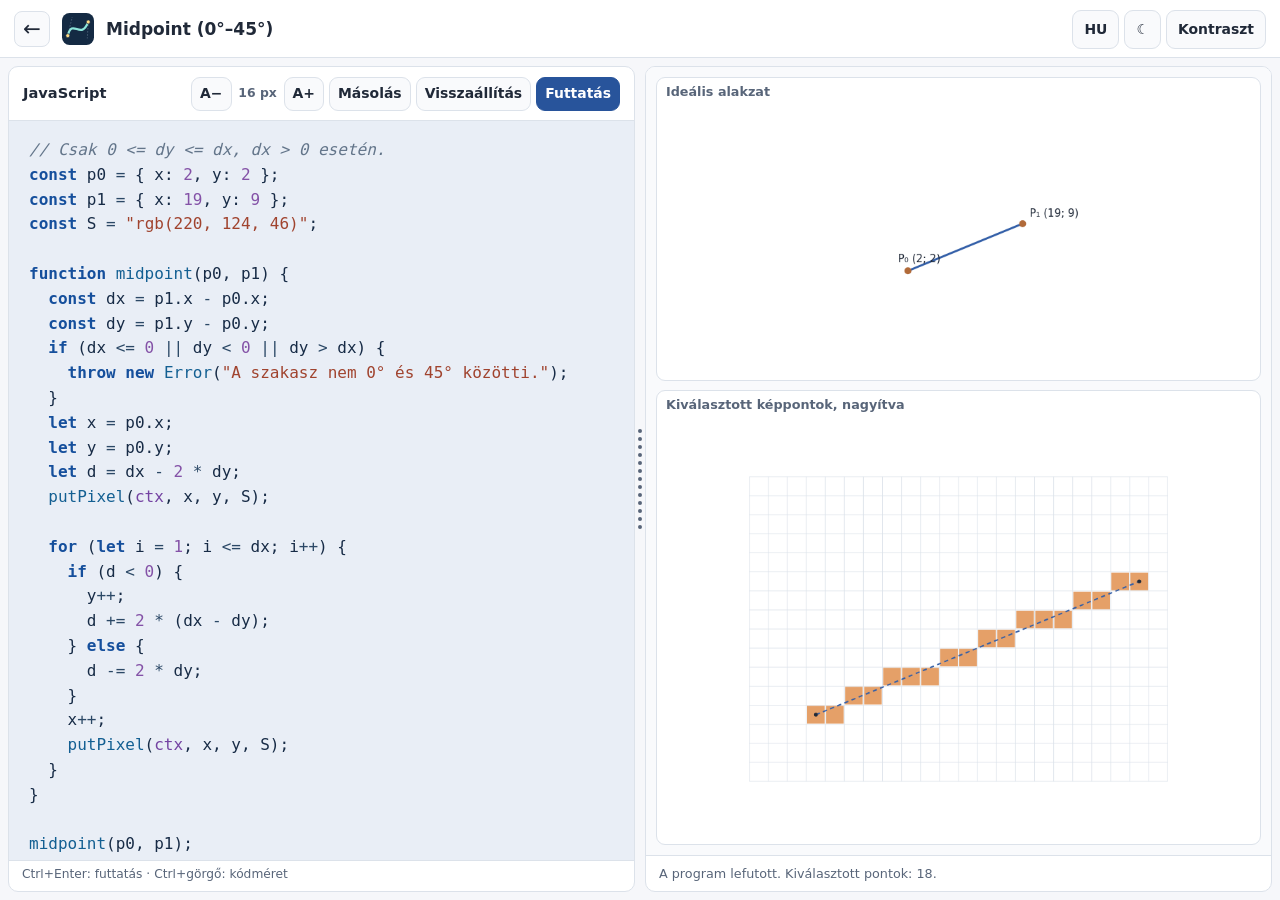
<file: demos/midpoint/index.html>
<!doctype html><html lang="hu" data-theme="light" data-contrast="off" data-language="hu"><head>
  <meta charset="utf-8"><meta name="viewport" content="width=device-width, initial-scale=1">
  <meta name="theme-color" content="#28549b"><title>Midpoint (0°–45°) – Bevezetés a számítógépi grafikába</title>
  <link rel="icon" href="../../assets/favicon.svg" type="image/svg+xml">
  <link rel="stylesheet" href="../../assets/styles.css"></head>
  <body class="demo-page" data-demo="midpoint" data-root="../../">
  <header class="topbar demo-topbar"><div class="topbar-inner demo-topbar-inner">
  <div class="demo-title-group"><a href="../../chapters/02/index.html" class="demo-back" aria-label="Vissza a fejezethez">←</a><img src="../../assets/logo.svg" class="demo-logo" width="34" height="34" alt=""><span id="demoHeading" class="demo-title">Midpoint (0°–45°)</span></div>
  <div class="header-controls"><div class="control-group"><button type="button" id="languageButton" class="icon-button">HU</button><button type="button" id="themeButton" class="icon-button">☾</button><button type="button" id="contrastButton" class="icon-button">Kontraszt</button></div></div></div></header>
  <main class="demo-main" id="main"><div class="demo-workspace" id="demoWorkspace">
  <section class="demo-pane" aria-label="Szerkeszthető JavaScript-forráskód">
  <div class="pane-title"><span>JavaScript</span><div class="pane-actions">
  <button type="button" id="codeDecrease" class="icon-button" aria-label="Kód betűmérete kisebb">A−</button><span data-code-size class="code-size-label">16 px</span><button type="button" id="codeIncrease" class="icon-button" aria-label="Kód betűmérete nagyobb">A+</button>
  <button type="button" id="copyCode" class="icon-button" data-ui-hu="Másolás" data-ui-en="Copy">Másolás</button><button type="button" id="resetCode" class="icon-button" data-ui-hu="Visszaállítás" data-ui-en="Reset">Visszaállítás</button><button type="button" id="runCode" class="icon-button primary" data-ui-hu="Futtatás" data-ui-en="Run">Futtatás</button>
  </div></div><div class="editor-box" id="editorBox"><pre class="highlight-layer" aria-hidden="true"><code id="highlightedCode"></code></pre><textarea id="codeEditor" class="code-editor" wrap="off" autocapitalize="off" autocomplete="off" autocorrect="off" spellcheck="false" aria-label="JavaScript-kódszerkesztő"></textarea></div><div class="pane-hint"><span data-lang="hu">Ctrl+Enter: futtatás · Ctrl+görgő: kódméret</span><span data-lang="en">Ctrl+Enter: run · Ctrl+wheel: code size</span></div></section>
  <div class="workspace-splitter" id="workspaceSplitter" role="separator" tabindex="0" aria-label="A panelek szélességének módosítása" aria-orientation="vertical"></div>
  <section class="demo-pane" aria-label="Két grafikus nézet"><div class="raster-stack"><div class="raster-stage"><strong><span data-lang="hu">Ideális alakzat</span><span data-lang="en">Ideal shape</span></strong><canvas id="idealCanvas" width="860" height="190" aria-label="Ideális geometriai alakzat"></canvas></div><div class="raster-stage grid-stage"><strong><span data-lang="hu">Kiválasztott képpontok, nagyítva</span><span data-lang="en">Selected pixels, magnified</span></strong><canvas id="gridCanvas" width="860" height="470" aria-label="A raszterizált alakzat nagyméretű képpontokkal"></canvas></div></div><div id="runnerStatus" class="runner-status" role="status" aria-live="polite"></div></section>
  </div></main>
  <script src="../../assets/highlight.js"></script><script src="../../assets/site.js"></script><script src="../../assets/raster-render.js"></script><script src="../../assets/raster-examples.js"></script><script src="../../assets/raster-demo-runner.js"></script>
  </body></html>
</file>
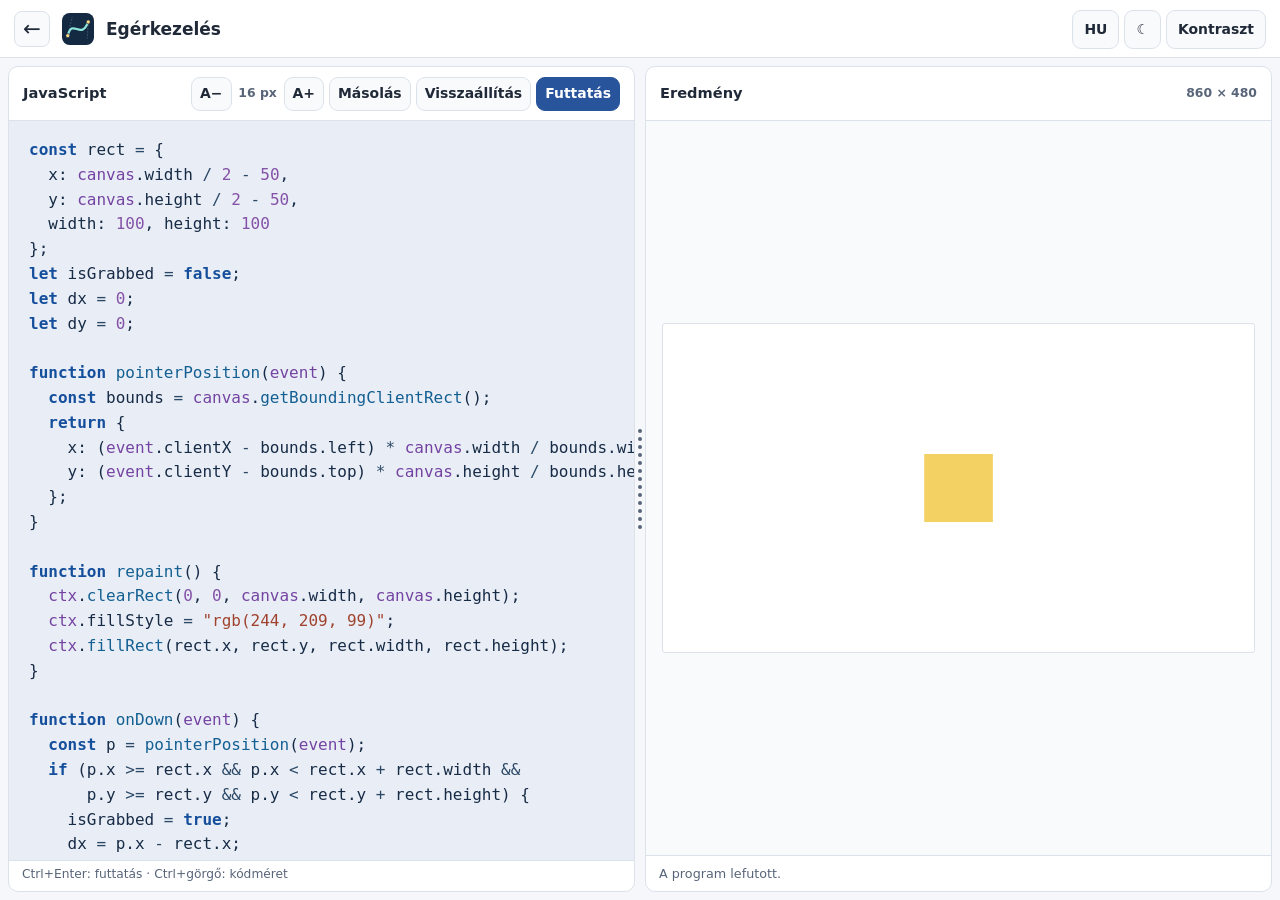
<file: demos/mouse/index.html>
<!doctype html>
<html lang="hu" data-theme="light" data-contrast="off" data-language="hu">
<head>
<meta charset="utf-8">
<meta name="viewport" content="width=device-width,initial-scale=1">
<meta name="theme-color" content="#265196">
<meta name="description" content="Bevezetés a számítógépi grafikába – JavaScript Canvas-demó">
<link rel="icon" href="../../assets/favicon.svg" type="image/svg+xml">
<link rel="stylesheet" href="../../assets/styles.css">
<title>Demó – Bevezetés a számítógépi grafikába</title>
</head>
<body class="demo-page" data-demo="mouse" data-root="../../">
<a class="skip-link" href="#main" style="position:absolute;left:-9999px">Ugrás a tartalomhoz</a>
<header class="topbar demo-topbar">
  <div class="topbar-inner demo-topbar-inner">
    <div class="demo-title-group">
      <a class="demo-back" href="../../index.html" title="Vissza a fejezethez / Back to chapter" aria-label="Vissza a fejezethez / Back to chapter">←</a>
      <img src="../../assets/logo.svg" class="demo-logo" width="34" height="34" alt="">
      <span id="demoHeading" class="demo-title">Demó</span>
    </div>
    <div class="header-controls" aria-label="Megjelenítési beállítások">
      <div class="control-group">
        <button type="button" id="languageButton" class="icon-button" aria-label="Switch to English">HU</button>
        <button type="button" id="themeButton" class="icon-button" aria-label="Téma váltása">☾</button>
        <button type="button" id="contrastButton" class="icon-button" aria-label="Kisegítő nagy kontrasztú mód" aria-pressed="false">Kontraszt</button>
      </div>
    </div>
  </div>
</header>
<main class="demo-main" id="main">
<div class="demo-workspace" id="demoWorkspace">
<section class="demo-pane" aria-label="JavaScript kódszerkesztő">
  <div class="pane-title">
    <span>JavaScript</span>
    <div class="pane-actions">
      <button type="button" id="codeDecrease" class="icon-button" title="Kód kisebb / Smaller code font" aria-label="Kód kisebb">A−</button>
      <span data-code-size class="code-size-label">16 px</span>
      <button type="button" id="codeIncrease" class="icon-button" title="Kód nagyobb / Larger code font" aria-label="Kód nagyobb">A+</button>
      <button type="button" id="copyCode" class="icon-button" data-ui-hu="Másolás" data-ui-en="Copy">Másolás</button>
      <button type="button" id="resetCode" class="icon-button" data-ui-hu="Visszaállítás" data-ui-en="Reset">Visszaállítás</button>
      <button type="button" id="runCode" class="icon-button primary" data-ui-hu="Futtatás" data-ui-en="Run">Futtatás</button>
    </div>
  </div>
  <div class="editor-box" id="editorBox">
    <pre class="highlight-layer" aria-hidden="true"><code id="highlightedCode"></code></pre>
    <textarea id="codeEditor" class="code-editor" wrap="off" autocapitalize="off" autocomplete="off" autocorrect="off" spellcheck="false"></textarea>
  </div>
  <div class="pane-hint"><span data-lang="hu">Ctrl+Enter: futtatás · Ctrl+görgő: kódméret</span><span data-lang="en">Ctrl+Enter: run · Ctrl+wheel: code size</span></div>
</section>
<div class="workspace-splitter" id="workspaceSplitter" role="separator" tabindex="0" aria-label="Panelek szélességének módosítása" aria-orientation="vertical" title="Húzással átméretezhető / Drag to resize"></div>
<section class="demo-pane" aria-label="Canvas rajzterület">
  <div class="pane-title">
    <span><span data-lang="hu">Eredmény</span><span data-lang="en">Output</span></span>
    <span class="canvas-size-label">860 × 480</span>
  </div>
  <div class="canvas-wrap">
    <canvas width="860" height="480" id="demoCanvas" aria-label="A kód által rajzolt ábra / Drawing produced by the code"></canvas>
  </div>
  <div id="runnerStatus" class="runner-status" role="status" aria-live="polite"></div>
</section>
</div>
</main>
<script src="../../assets/highlight.js"></script>
<script src="../../assets/site.js"></script>
<script src="../../assets/graphics.js"></script>
<script src="../../assets/examples.js"></script>
<script src="../../assets/demo-runner.js"></script>
</body></html>
</file>
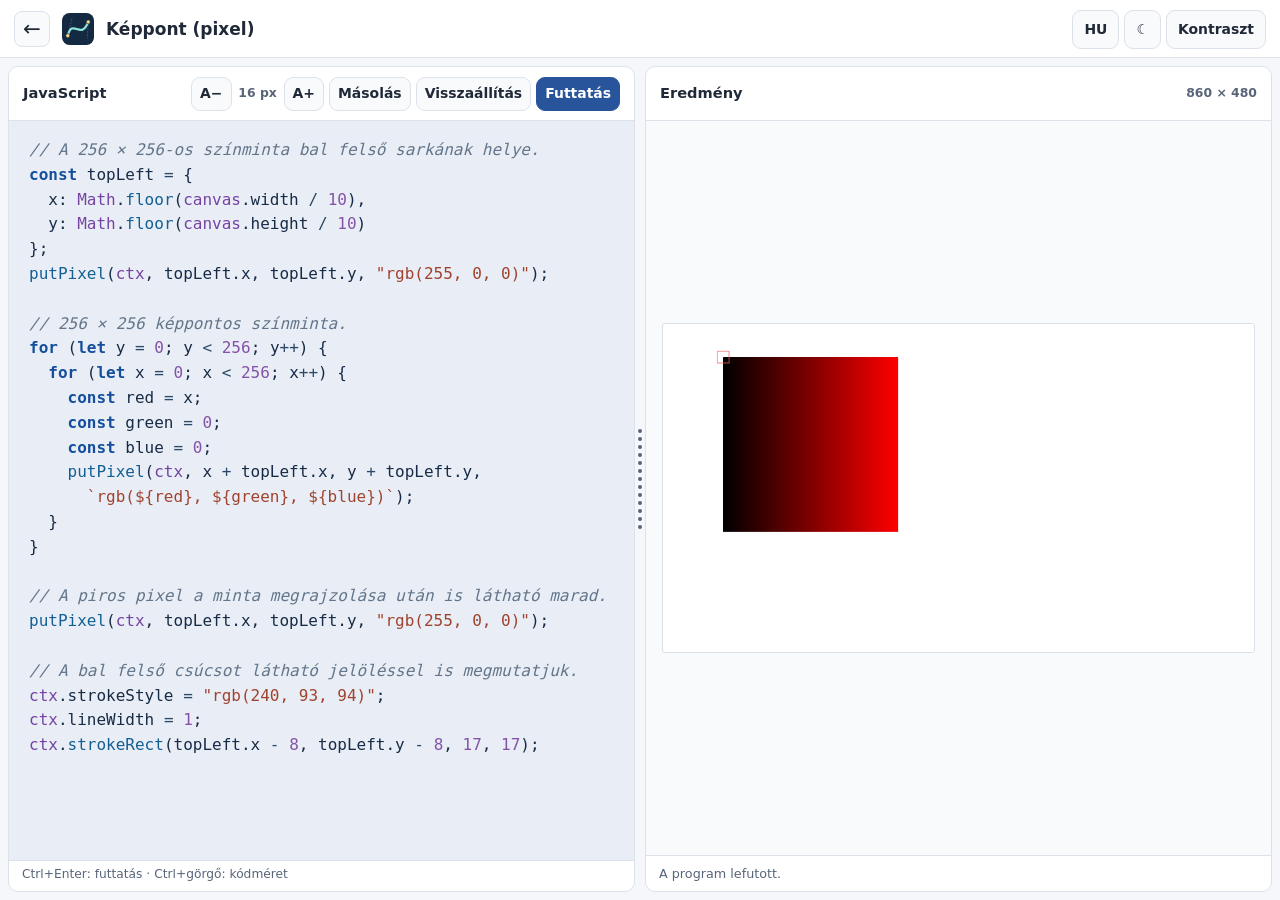
<file: demos/pixel/index.html>
<!doctype html>
<html lang="hu" data-theme="light" data-contrast="off" data-language="hu">
<head>
<meta charset="utf-8">
<meta name="viewport" content="width=device-width,initial-scale=1">
<meta name="theme-color" content="#265196">
<meta name="description" content="Bevezetés a számítógépi grafikába – JavaScript Canvas-demó">
<link rel="icon" href="../../assets/favicon.svg" type="image/svg+xml">
<link rel="stylesheet" href="../../assets/styles.css">
<title>Demó – Bevezetés a számítógépi grafikába</title>
</head>
<body class="demo-page" data-demo="pixel" data-root="../../">
<a class="skip-link" href="#main" style="position:absolute;left:-9999px">Ugrás a tartalomhoz</a>
<header class="topbar demo-topbar">
  <div class="topbar-inner demo-topbar-inner">
    <div class="demo-title-group">
      <a class="demo-back" href="../../index.html" title="Vissza a fejezethez / Back to chapter" aria-label="Vissza a fejezethez / Back to chapter">←</a>
      <img src="../../assets/logo.svg" class="demo-logo" width="34" height="34" alt="">
      <span id="demoHeading" class="demo-title">Demó</span>
    </div>
    <div class="header-controls" aria-label="Megjelenítési beállítások">
      <div class="control-group">
        <button type="button" id="languageButton" class="icon-button" aria-label="Switch to English">HU</button>
        <button type="button" id="themeButton" class="icon-button" aria-label="Téma váltása">☾</button>
        <button type="button" id="contrastButton" class="icon-button" aria-label="Kisegítő nagy kontrasztú mód" aria-pressed="false">Kontraszt</button>
      </div>
    </div>
  </div>
</header>
<main class="demo-main" id="main">
<div class="demo-workspace" id="demoWorkspace">
<section class="demo-pane" aria-label="JavaScript kódszerkesztő">
  <div class="pane-title">
    <span>JavaScript</span>
    <div class="pane-actions">
      <button type="button" id="codeDecrease" class="icon-button" title="Kód kisebb / Smaller code font" aria-label="Kód kisebb">A−</button>
      <span data-code-size class="code-size-label">16 px</span>
      <button type="button" id="codeIncrease" class="icon-button" title="Kód nagyobb / Larger code font" aria-label="Kód nagyobb">A+</button>
      <button type="button" id="copyCode" class="icon-button" data-ui-hu="Másolás" data-ui-en="Copy">Másolás</button>
      <button type="button" id="resetCode" class="icon-button" data-ui-hu="Visszaállítás" data-ui-en="Reset">Visszaállítás</button>
      <button type="button" id="runCode" class="icon-button primary" data-ui-hu="Futtatás" data-ui-en="Run">Futtatás</button>
    </div>
  </div>
  <div class="editor-box" id="editorBox">
    <pre class="highlight-layer" aria-hidden="true"><code id="highlightedCode"></code></pre>
    <textarea id="codeEditor" class="code-editor" wrap="off" autocapitalize="off" autocomplete="off" autocorrect="off" spellcheck="false"></textarea>
  </div>
  <div class="pane-hint"><span data-lang="hu">Ctrl+Enter: futtatás · Ctrl+görgő: kódméret</span><span data-lang="en">Ctrl+Enter: run · Ctrl+wheel: code size</span></div>
</section>
<div class="workspace-splitter" id="workspaceSplitter" role="separator" tabindex="0" aria-label="Panelek szélességének módosítása" aria-orientation="vertical" title="Húzással átméretezhető / Drag to resize"></div>
<section class="demo-pane" aria-label="Canvas rajzterület">
  <div class="pane-title">
    <span><span data-lang="hu">Eredmény</span><span data-lang="en">Output</span></span>
    <span class="canvas-size-label">860 × 480</span>
  </div>
  <div class="canvas-wrap">
    <canvas width="860" height="480" id="demoCanvas" aria-label="A kód által rajzolt ábra / Drawing produced by the code"></canvas>
  </div>
  <div id="runnerStatus" class="runner-status" role="status" aria-live="polite"></div>
</section>
</div>
</main>
<script src="../../assets/highlight.js"></script>
<script src="../../assets/site.js"></script>
<script src="../../assets/graphics.js"></script>
<script src="../../assets/examples.js"></script>
<script src="../../assets/demo-runner.js"></script>
</body></html>
</file>
<file: assets/styles.css>
/* BevGraf Web – közös, kontrasztmódot és olvasási nagyítást támogató felület. */
:root {
  color-scheme: light;
  --page: #f6f7fa;
  --surface: #ffffff;
  --surface-raised: #f9fafc;
  --surface-soft: #eef2f7;
  --text: #202938;
  --muted: #586579;
  --border: #dce2ea;
  --primary: #28549b;
  --primary-on: #ffffff;
  --accent: #335fa8;
  --shadow: 0 8px 24px rgba(24, 37, 66, .055);
  --focus: #ac5b00;
  --code-bg: #e9eef6;
  --code-border: #c9d6e8;
  --code-text: #172b46;
  --token-comment: #63758a;
  --token-string: #a0432e;
  --token-number: #8452a7;
  --token-keyword: #154f9c;
  --token-operator: #2b4866;
  --token-function: #135f92;
  --token-builtin: #7443a2;
  --canvas-bg: #ffffff;
  --reader-size: 17px;
  --code-size: 16px;
  --sidebar-width: 278px;
}
html[data-theme="dark"] {
  color-scheme: dark;
  --page: #0d1522;
  --surface: #162234;
  --surface-raised: #1a293e;
  --surface-soft: #22344a;
  --text: #f0f5fc;
  --muted: #b4c5d7;
  --border: #344a62;
  --primary: #79ddd0;
  --primary-on: #10242b;
  --accent: #7ce2cf;
  --shadow: 0 12px 34px rgba(0, 0, 0, .2);
  --focus: #ffce6b;
  --code-bg: #101c2c;
  --code-border: #3a5066;
  --code-text: #eaf0fb;
  --token-comment: #94b7a7;
  --token-string: #ffbd8f;
  --token-number: #cbaafa;
  --token-keyword: #96c8ff;
  --token-operator: #dbe4ed;
  --token-function: #73e1ce;
  --token-builtin: #d4b4ff;
  --canvas-bg: #000000;
}
html[data-contrast="on"] {
  color-scheme: dark;
  --page: #000000;
  --surface: #000000;
  --surface-raised: #000000;
  --surface-soft: #111111;
  --text: #ffffff;
  --muted: #ffffff;
  --border: #ffffff;
  --primary: #ffff00;
  --primary-on: #000000;
  --accent: #ffff00;
  --shadow: none;
  --focus: #ffff00;
  --code-bg: #161616;
  --code-border: #ffffff;
  --code-text: #ffffff;
  --token-comment: #d5fbd5;
  --token-string: #ffff00;
  --token-number: #ffb3ff;
  --token-keyword: #00ffff;
  --token-operator: #ffffff;
  --token-function: #7cff9c;
  --token-builtin: #ffbd78;
  --canvas-bg: #000000;
}
* { box-sizing: border-box; }
html { scroll-behavior: smooth; scroll-padding-top: 110px; }
@media (prefers-reduced-motion: reduce) { html { scroll-behavior: auto; } *,*::before,*::after { transition: none !important; animation: none !important; } }
body { margin: 0; background: var(--page); color: var(--text); font: 400 var(--reader-size)/1.65 system-ui, -apple-system, "Segoe UI", sans-serif; }
button, select, input, textarea { font: inherit; }
button, a { -webkit-tap-highlight-color: transparent; }
a { color: var(--primary); text-underline-offset: 3px; }
button { cursor: pointer; }
:focus-visible { outline: 3px solid var(--focus); outline-offset: 3px; }
[data-lang="en"] { display: none !important; }
html[data-language="en"] [data-lang="hu"] { display: none !important; }
html[data-language="en"] [data-lang="en"] { display: revert !important; }
html[data-contrast="on"] a { text-decoration: underline; }

.topbar { position: sticky; top: 0; z-index: 30; min-height: 76px; background: var(--surface); border-bottom: 1px solid var(--border); }
.topbar-inner { max-width: 1780px; margin: auto; padding: 11px 27px; display: flex; gap: 20px; align-items: center; justify-content: space-between; }
.brand { color: var(--text); text-decoration: none; display: flex; align-items: center; gap: 13px; min-width: 0; }
.brand img { height: 51px; width: 51px; flex-shrink: 0; }
.brand-text { font-size: 1.08rem; font-weight: 770; letter-spacing: -.035em; line-height: 1.22; max-width: 340px; }
.header-controls { display: flex; flex-wrap: wrap; align-items: center; gap: 7px; }
.control-group { display: flex; align-items: center; gap: 5px; margin-right: 6px; }
.icon-button { min-height: 39px; padding: 7px 11px; background: var(--surface-raised); border: 1px solid var(--border); border-radius: 9px; color: var(--text); font-weight: 650; font-size: .82rem; line-height: 1.2; white-space: nowrap; }
.icon-button:hover { background: var(--surface-soft); }
.icon-button[aria-pressed="true"] { background: var(--primary); color: var(--primary-on); border-color: var(--primary); }
.icon-button.strong { color: var(--primary); }
html[data-contrast="on"] .icon-button { border-width: 2px; }
.mobile-menu { display: none; }

.layout { display: grid; grid-template-columns: var(--sidebar-width) minmax(0, 1fr); max-width: 1780px; margin: 0 auto; min-height: calc(100dvh - 76px); }
.sidebar { border-right: 1px solid var(--border); background: var(--surface); position: sticky; top: 76px; height: calc(100dvh - 76px); min-height: 0; overflow-y: auto; overscroll-behavior: contain; padding: 22px 12px 42px; }
.side-heading { color: var(--muted); padding: 6px 12px 10px; font-weight: 800; letter-spacing: .075em; font-size: .67rem; text-transform: uppercase; }
.side-link { display: block; color: var(--text); font-size: .89rem; line-height: 1.32; text-decoration: none; padding: 12px 12px; border-radius: 9px; margin-bottom: 5px; }
.side-link.active { color: var(--primary); background: var(--surface-soft); font-weight: 770; border-left: 3px solid var(--primary); padding-left: 9px; }
.side-link:hover { background: var(--surface-soft); }
.side-note { color: var(--muted); font-size: .76rem; line-height: 1.5; border-top: 1px solid var(--border); margin: 24px 9px 0; padding: 18px 2px; }
.content-outer { padding: 27px clamp(20px, 2.5vw, 48px) 96px; min-width: 0; }
.content-grid { display: grid; grid-template-columns: minmax(0, 1fr) 216px; gap: 34px; align-items: start; max-width: 1410px; margin: 0 auto; }
.article { min-width: 0; }
.kicker { font-size: .75rem; color: var(--muted); font-weight: 800; letter-spacing: .085em; text-transform: uppercase; margin-bottom: 6px; }
h1,h2,h3 { line-height: 1.23; letter-spacing: -.035em; }
h1 { font-size: clamp(1.65rem, 2.35vw, 2.45rem); margin: 7px 0 18px; }
h2 { font-size: 1.48rem; margin: 39px 0 14px; }
h3 { font-size: 1.16rem; margin: 25px 0 11px; }
p { margin: 0 0 16px; }
.lead { color: var(--muted); font-size: 1.055rem; line-height: 1.64; }
.article-section { padding-top: 10px; }
.article-section + .article-section { border-top: 1px solid var(--border); margin-top: 27px; }
.toc { position: sticky; top: 106px; border: 1px solid var(--border); background: var(--surface); border-radius: 12px; padding: 17px; box-shadow: var(--shadow); font-size: .8rem; }
.toc-heading { font-size: .78rem; font-weight: 800; margin-bottom: 12px; }
.toc a { display: block; padding: 6px 0; text-decoration: none; color: var(--muted); }
.toc a:hover,.toc a.active { color: var(--primary); text-decoration: underline; }
.panel { border-radius: 14px; background: var(--surface); padding: 24px; border: 1px solid var(--border); box-shadow: var(--shadow); }
.panel + .panel { margin-top: 18px; }
.note { border-left: 3px solid var(--accent); padding: 10px 17px; background: var(--surface-soft); border-radius: 0 9px 9px 0; font-size: .89rem; margin: 18px 0; }
.code-sample { background: var(--code-bg); border: 1px solid var(--code-border); padding: 14px 16px; border-radius: 10px; color: var(--code-text); overflow: auto; margin: 18px 0; font: 500 calc(var(--code-size) * .9)/1.58 ui-monospace, SFMono-Regular, Menlo, Monaco, Consolas, monospace; tab-size: 2; }
.code-sample code { white-space: pre; }
.code-sample code, .highlight-layer code { font: inherit; }
.token.keyword { color: var(--token-keyword); font-weight: 700; }
.token.string { color: var(--token-string); }
.token.number { color: var(--token-number); }
.token.comment { color: var(--token-comment); font-style: italic; }
.token.operator { color: var(--token-operator); }
.token.function { color: var(--token-function); }
.token.builtin { color: var(--token-builtin); }
.demo-link { display: inline-flex; align-items: center; gap: 8px; margin-top: 3px; padding: 9px 14px; color: var(--primary-on); background: var(--primary); text-decoration: none; font-size: .82rem; font-weight: 800; border-radius: 9px; }
.demo-link:hover { filter: brightness(.95); }
.demo-links { display: grid; grid-template-columns: repeat(2, minmax(0, 1fr)); gap: 14px; margin-top: 19px; }
.demo-tile { display: flex; flex-direction: column; gap: 7px; text-decoration: none; color: var(--text); background: var(--surface); padding: 18px; border: 1px solid var(--border); border-radius: 13px; }
.demo-tile strong { font-size: .97rem; }
.demo-tile small { font-size: .79rem; color: var(--muted); line-height: 1.42; }
.demo-tile:hover { border-color: var(--primary); box-shadow: var(--shadow); }
.coordinate-figure { margin: 14px 0 20px; max-width: 430px; background: var(--surface); border: 1px solid var(--border); border-radius: 12px; padding: 13px 18px; }
.coordinate-figure svg { width: 100%; height: auto; }
.figure-text { fill: var(--text); font: 13px system-ui, sans-serif; }
.figure-line { stroke: var(--muted); }
.figure-hl { stroke: var(--accent); }
.footer { color: var(--muted); border-top: 1px solid var(--border); font-size: .75rem; padding-top: 24px; margin-top: 50px; }

/* Demó: egyetlen program, saját URL, szerkesztő + rajzterület. */
.demo-header { max-width: 1410px; margin: 0 auto 22px; }
.breadcrumb { font-size: .8rem; color: var(--muted); margin-bottom: 8px; }
.breadcrumb a { text-decoration: none; }
.demo-header p { max-width: 950px; }
.demo-workspace { display: grid; grid-template-columns: minmax(360px, 1.15fr) 10px minmax(310px, 1fr); align-items: stretch; max-width: 1410px; margin: auto; min-height: 570px; }
.demo-pane { display: flex; min-width: 0; min-height: 0; flex-direction: column; border: 1px solid var(--border); background: var(--surface); border-radius: 14px; overflow: hidden; box-shadow: var(--shadow); }
.pane-title { padding: 12px 15px; font-weight: 800; font-size: .84rem; border-bottom: 1px solid var(--border); display: flex; flex-wrap: wrap; gap: 8px; align-items: center; justify-content: space-between; }
.pane-actions { display: flex; flex-wrap: wrap; gap: 5px; align-items: center; }
.pane-actions .icon-button { min-height: 32px; padding: 5px 8px; }
.pane-actions .icon-button.primary { background: var(--primary); color: var(--primary-on); border-color: var(--primary); }
.pane-hint { color: var(--muted); font-size: .72rem; padding: 9px 14px; border-top: 1px solid var(--border); line-height: 1.45; }
.editor-box { position: relative; isolation: isolate; flex: 1; min-height: 450px; background: var(--code-bg); color: var(--code-text); }
.editor-box .highlight-layer, .editor-box .code-editor { width: 100%; height: 100%; margin: 0; border: none; border-radius: 0; padding: 17px 20px 30px; box-sizing: border-box; line-height: 1.55; font-family: ui-monospace, SFMono-Regular, Menlo, Consolas, monospace; font-size: var(--code-size); letter-spacing: 0; tab-size: 2; overflow: auto; overflow-wrap: normal; white-space: pre; }
.highlight-layer { pointer-events: none; position: absolute; inset: 0; z-index: 0; }
.code-editor { position: absolute; inset: 0; z-index: 1; background: transparent; color: transparent; -webkit-text-fill-color: transparent; caret-color: var(--code-text); resize: none; outline: none; -webkit-appearance: none; }
.code-editor::selection { background: rgba(107, 165, 255, .3); }
.code-editor:focus-visible { outline: 2px solid var(--focus); outline-offset: -2px; }
.workspace-splitter { width: 10px; cursor: col-resize; position: relative; touch-action: none; }
.workspace-splitter::before { content: ""; position: absolute; top: 44%; bottom: 44%; left: 3px; border-left: 4px dotted var(--muted); }
.workspace-splitter:hover::before { border-color: var(--primary); }
.canvas-wrap { flex: 1; display: flex; justify-content: flex-start; align-items: center; flex-direction: column; padding: 17px 14px; background: var(--surface-raised); gap: 10px; }
.canvas-wrap canvas { display: block; width: 100%; max-width: 860px; aspect-ratio: 860 / 480; height: auto; background: var(--canvas-bg); border: 1px solid var(--border); border-radius: 8px; touch-action: none; }
.canvas-caption { align-self: flex-start; font-size: .73rem; color: var(--muted); }
.runner-status { padding: 10px 13px; border-top: 1px solid var(--border); color: var(--muted); font-size: .77rem; min-height: 45px; overflow-wrap: anywhere; }
.runner-status.error { color: #b9332d; font-weight: 750; }
html[data-theme="dark"] .runner-status.error, html[data-contrast="on"] .runner-status.error { color: #ffb1a8; }
.demo-tip { max-width: 1410px; border-left: 3px solid var(--primary); margin: 19px auto 0; padding: 14px 18px; background: var(--surface-soft); border-radius: 0 10px 10px 0; font-size: .86rem; }

@media (max-width: 1120px) {
  .content-grid { grid-template-columns: minmax(0, 1fr); }
  .toc { position: static; order: -1; display: flex; flex-wrap: wrap; align-items: center; gap: 8px 18px; padding: 10px 17px; }
  .toc-heading { margin: 0; }
  .toc a { display: inline-block; }
  .demo-workspace { grid-template-columns: minmax(0, 1fr); gap: 12px; }
  .workspace-splitter { display: none; }
  .editor-box { min-height: 390px; }
  .demo-pane { min-height: 440px; }
  .canvas-wrap { align-items: center; }
}
@media (max-width: 830px) {
  .topbar-inner { padding: 9px 14px; gap: 8px; }
  .brand img { width: 40px; height: 40px; }
  .brand-text { font-size: .91rem; max-width: 225px; }
  .header-controls { gap: 4px; justify-content: end; }
  .header-controls .control-group { margin-right: 0; }
  .icon-button { padding: 7px 8px; }
  .mobile-menu { display: inline-block; }
  .layout { display: block; }
  .sidebar { display: none; position: fixed; z-index: 28; top: 66px; bottom: 0; left: 0; width: min(310px, 90vw); height: auto; box-shadow: var(--shadow); }
  .sidebar.open { display: block; }
  .content-outer { padding: 21px 17px 60px; }
  .demo-links { grid-template-columns: 1fr; }
}
@media (max-width: 530px) {
  .topbar-inner { align-items: flex-start; }
  .header-controls { max-width: 181px; }
  .brand-text { font-size: .83rem; max-width: 155px; }
  .brand img { width: 36px; height: 36px; }
  .control-group { gap: 2px; }
  .header-controls .icon-button { padding: 6px; font-size: .75rem; min-height: 33px; }
  .article .panel { padding: 15px; }
  h1 { font-size: 1.69rem; }
}
html { font-size: var(--reader-size); }
body { font-size: 1rem; }

.skip-link:focus-visible { position: fixed !important; left: 16px !important; top: 82px; background: var(--surface); color: var(--text); z-index: 99; padding: 10px 15px; border: 3px solid var(--focus); border-radius: 7px; }

/* 3. változat: kompakt fejezet, semleges világos színvilág és teljes képernyős demók. */
.topbar-inner { max-width: none; padding-left: 22px; padding-right: 22px; }
.layout { max-width: none; }
.brand-text { font-size: 1.27rem; max-width: 560px; font-weight: 780; letter-spacing: -.025em; }
.brand img { width: 48px; height: 48px; }
.sidebar { padding-top: 22px; }
.sidebar .side-link.active { border-left: 0; padding-left: 12px; background: var(--surface-soft); color: var(--primary); }
.side-link { border: 1px solid transparent; font-weight: 550; }
.side-link.active { border: 1px solid var(--border); }
.content-outer { padding: 30px 24px 80px; }
.content-grid { max-width: 1132px; grid-template-columns: minmax(0, 820px) 228px; column-gap: 34px; justify-content: center; }
.article { width: 100%; }
.article h1 { font-size: clamp(1.78rem, 2.35vw, 2.6rem); }
.article .coordinate-figure { margin: 24px auto 28px; max-width: 600px; padding: 20px 22px; }
.article .coordinate-figure svg { display: block; }
.article .panel { background: var(--surface); }
.article .code-sample { background: var(--code-bg); border-color: var(--code-border); box-shadow: inset 0 0 0 1px rgba(55,77,108,.035); }
.toc { font-family: "Aptos", "Segoe UI", -apple-system, BlinkMacSystemFont, system-ui, sans-serif; font-size: .87rem; line-height: 1.38; padding: 18px 19px; box-shadow: none; }
.toc-heading { font-size: .82rem; font-weight: 760; color: var(--text); margin-bottom: 13px; letter-spacing: .005em; }
.toc a { color: var(--muted); padding: 9px 0; text-decoration: none; border-bottom: 1px solid transparent; font-weight: 500; }
.toc a:hover { color: var(--primary); text-decoration: none; }
.toc a.active, .toc a[aria-current="location"] { color: var(--text); font-weight: 820; text-decoration: none; }
.toc a.active::before { content: ""; display: inline-block; width: 5px; height: 5px; background: var(--primary); border-radius: 50%; margin: 0 6px 2px 0; }
/* Demonstrations: no sidebar, prose header, intro card or duplicate links. */
.demo-page { height: 100dvh; min-height: 0; overflow: hidden; display: flex; flex-direction: column; }
.demo-page .demo-topbar { flex: 0 0 58px; min-height: 58px; position: relative; }
.demo-page .demo-topbar-inner { height: 58px; padding: 7px 14px; gap: 14px; }
.demo-title-group { display: flex; align-items: center; gap: 12px; min-width: 0; }
.demo-logo { width: 32px; height: 32px; flex: 0 0 32px; }
.demo-back { display: grid; place-items: center; width: 36px; height: 36px; border: 1px solid var(--border); border-radius: 8px; color: var(--text); background: var(--surface-raised); text-decoration: none; font-size: 1.25rem; line-height: 1; flex: 0 0 36px; }
.demo-back:hover { background: var(--surface-soft); }
.demo-title { display: block; font-size: 1rem; font-weight: 770; line-height: 1.2; white-space: nowrap; overflow: hidden; text-overflow: ellipsis; }
.demo-page .header-controls { flex-wrap: nowrap; }
.demo-page .control-group { margin: 0; }
.demo-main { flex: 1 1 0; min-height: 0; min-width: 0; padding: 8px; }
.demo-main .demo-workspace { max-width: none; width: 100%; height: 100%; min-height: 0; grid-template-columns: minmax(330px, 1fr) 10px minmax(310px, 1fr); }
.demo-main .demo-pane { min-height: 0; height: 100%; border-radius: 10px; box-shadow: none; }
.demo-main .pane-title { min-height: 54px; padding: 8px 14px; font-size: .86rem; gap: 6px; }
.demo-main .pane-actions .icon-button { min-height: 34px; }
.demo-main .editor-box { min-height: 0; flex: 1 1 0; }
.demo-main .pane-hint { padding: 5px 13px; min-height: 31px; font-size: .72rem; }
.demo-main .canvas-wrap { flex: 1 1 0; min-height: 0; overflow: auto; padding: 16px; justify-content: center; align-items: center; background: var(--surface-raised); }
.demo-main .canvas-wrap canvas { width: 100%; max-width: 860px; height: auto; object-fit: contain; background: var(--canvas-bg); border: 1px solid var(--border); border-radius: 3px; }
.demo-main .runner-status { min-height: 35px; padding: 7px 13px; font-size: .75rem; }
.demo-main .workspace-splitter { height: 100%; }
.code-size-label, .canvas-size-label { color: var(--muted); font-size: .73rem; font-weight: 600; white-space: nowrap; }
.code-size-label { min-width: 42px; text-align: center; }
/* Accessibility mode retains strictly black/white surrounding UI and visible code panel. */
html[data-contrast="on"] .demo-main .canvas-wrap { background: #000; }
html[data-contrast="on"] .toc a.active { color: #ffff00; }
@media (max-width: 1200px) {
  .content-grid { max-width: 1050px; grid-template-columns: minmax(0, 1fr) 215px; gap: 25px; }
}
@media (max-width: 1020px) {
  .content-grid { max-width: 830px; grid-template-columns: minmax(0, 1fr); }
  .toc { order: -1; position: static; }
  .toc a { margin-right: 10px; padding: 5px 0; }
  .toc a.active::before { display: none; }
}
@media (max-width: 860px) {
  .demo-page { height: auto; min-height: 100dvh; overflow: visible; display: block; }
  .demo-page .demo-topbar { position: sticky; top: 0; }
  .demo-main { padding: 8px; }
  .demo-main .demo-workspace { height: auto; display: grid; grid-template-columns: minmax(0, 1fr); gap: 10px; }
  .demo-main .workspace-splitter { display: none; }
  .demo-main .demo-pane { min-height: 0; height: auto; }
  .demo-main .editor-box { height: 56dvh; min-height: 310px; flex: none; }
  .demo-main .canvas-wrap { min-height: 290px; }
  .demo-main .canvas-wrap canvas { max-height: 65dvh; width: auto; max-width: 100%; }
}
@media (max-width: 830px) {
  .brand-text { max-width: 325px; font-size: 1.08rem; }
  .content-grid { max-width: 830px; }
}
@media (max-width: 580px) {
  .demo-page .demo-topbar-inner { padding: 5px 8px; gap: 4px; }
  .demo-page .demo-logo { display: none; }
  .demo-page .demo-title-group { gap: 7px; }
  .demo-page .demo-title { font-size: .85rem; max-width: 45vw; }
  .demo-page .header-controls .icon-button { min-height: 33px; padding: 5px 6px; font-size: .7rem; }
  .demo-main .pane-title { align-items: flex-start; }
  .demo-main .pane-actions { gap: 3px; }
  .demo-main .pane-actions .icon-button { padding: 4px 6px; font-size: .7rem; }
  .demo-main .canvas-wrap { padding: 8px; }
}

.article :not(pre) > code { background: var(--code-bg); color: var(--code-text); padding: .08em .28em; border-radius: 4px; font-size: .93em; }
@media (max-width: 830px) { .lesson-page .topbar-inner { padding: 9px 12px; } }


/* Tananyag: az alfejezetlista az oldal jobb szélén, az olvasási sáv
   pedig a fennmaradó oszlop közepén helyezkedik el. */
@media (min-width: 1021px) {
  .lesson-page .content-outer { padding: 30px 0 86px; }
  .lesson-page .content-grid {
    display: grid;
    width: 100%;
    max-width: none;
    grid-template-columns: minmax(0, 1fr) 240px;
    gap: 0;
    align-items: start;
    justify-content: stretch;
  }
  .lesson-page .article {
    box-sizing: border-box;
    width: 100%;
    max-width: 1060px;
    margin-inline: auto;
    padding-inline: clamp(22px, 2.65vw, 42px);
  }
  .lesson-page .toc {
    display: block;
    order: initial;
    align-self: start;
    position: sticky;
    top: 100px;
    margin: 0 12px 0 0;
    padding: 18px 16px;
  }
  .lesson-page .toc a {
    display: block;
    margin-right: 0;
    padding: 9px 0;
  }
}
@media (min-width: 1021px) and (max-width: 1180px) {
  .lesson-page .content-grid { grid-template-columns: minmax(0, 1fr) 214px; }
  .lesson-page .toc { margin-right: 8px; padding-inline: 12px; }
}
@media (max-width: 1020px) {
  .lesson-page .content-grid { max-width: 840px; }
  .lesson-page .article { box-sizing: border-box; width: 100%; max-width: 840px; margin-inline: auto; padding-inline: 8px; }
}

/* Átméretezhető fejezetmenü. A fogantyú nem vesz el helyet a tananyagból. */
.sidebar-resizer { display: none; }
@media (min-width: 831px) {
  .lesson-page .layout {
    grid-template-columns: var(--sidebar-width) 9px minmax(0, 1fr);
  }
  .lesson-page .sidebar { border-right: 0; }
  .sidebar-resizer {
    display: block;
    position: sticky;
    top: 76px;
    height: calc(100dvh - 76px);
    z-index: 2;
    cursor: col-resize;
    touch-action: none;
    background: var(--surface);
    border-right: 1px solid var(--border);
    border-left: 1px solid var(--border);
  }
  .sidebar-resizer::after {
    content: "";
    display: block;
    position: absolute;
    top: 45%;
    bottom: 45%;
    left: 3px;
    width: 2px;
    min-height: 28px;
    background: var(--muted);
    opacity: .33;
    border-radius: 3px;
    transition: opacity 120ms, background 120ms;
  }
  .sidebar-resizer:hover::after,
  .sidebar-resizer:focus-visible::after,
  html.sidebar-resizing .sidebar-resizer::after {
    opacity: 1;
    background: var(--primary);
  }
  html.sidebar-resizing, html.sidebar-resizing * {
    cursor: col-resize !important;
    user-select: none !important;
  }
}


/* A tananyag folyószövege sorkizárt; a címsorok, kódok és menük változatlanok. */
.lesson-page .article p,
.lesson-page .article .note {
  text-align: justify;
  text-justify: inter-word;
}

/* Raszteres algoritmusok – matematikai levezetések és ábrák. */
.lesson-page .article .math-display { margin: 19px auto; padding: 14px 12px; text-align: center; font: 500 clamp(1.08rem, 1.4vw, 1.36rem)/1.65 "Cambria Math", "STIX Two Math", Georgia, serif; overflow-x: auto; color: var(--text); }
.math-display .fraction { display: inline-flex; vertical-align: middle; flex-direction: column; text-align: center; line-height: 1.18; margin: 0 .15em; }
.fraction > span:first-child { border-bottom: 1px solid currentColor; padding: 0 .25em .12em; }
.fraction > span:last-child { padding-top: .12em; }
.lesson-page .article h3 { font-size: 1.26rem; margin: 34px 0 13px; }
.lesson-page .article .teaching-figure { background: var(--surface); border: 1px solid var(--border); border-radius: 12px; padding: 16px; margin: 20px auto 25px; max-width: 850px; }
.lesson-page .article .teaching-figure.small-figure { max-width: 650px; }
.lesson-page .article .teaching-figure svg { display: block; width: 100%; height: auto; max-height: 450px; margin: 0 auto; }
.teaching-figure figcaption { font-size: .83rem; color: var(--muted); text-align: center; margin-top: 8px; }
.teaching-figure .figure-panel { fill: var(--surface-raised); stroke: var(--border); }
.teaching-figure .figure-grid path { stroke: var(--border); stroke-width: 1; fill: none; }
.teaching-figure .figure-pixels { fill: #91b5ea; stroke: #406599; stroke-width: .7; }
.teaching-figure .figure-vector-line { stroke: var(--accent); stroke-width: 3; fill: none; }
.teaching-figure .figure-point { fill: #cf7039; stroke: var(--surface); stroke-width: 1; }
.teaching-figure .figure-candidate { fill: var(--surface); stroke: var(--primary); stroke-width: 2; }
.teaching-figure .figure-middle { fill: #de922b; }
.teaching-figure .figure-octant { fill: none; stroke: #df8b29; stroke-width: 6; stroke-linecap: round; }
.teaching-figure .figure-sym-axis { fill: none; stroke: var(--muted); opacity: .45; stroke-dasharray: 5 5; }
.teaching-figure .figure-label { font: 600 17px system-ui, sans-serif; fill: var(--text); }
.teaching-figure .figure-small { font: 14px system-ui, sans-serif; fill: var(--muted); }
.algorithm { margin: 24px auto; border-top: 2px solid var(--text); border-bottom: 2px solid var(--text); padding: 0; max-width: 850px; font-size: .94rem; font-family: "Cambria Math", "Segoe UI", system-ui, sans-serif; background: var(--surface); }
.algorithm-head { text-align: center; padding: 8px 12px; border-bottom: 1px solid var(--text); font-weight: 700; font-size: .91rem; }
.algorithm-body { padding: 12px clamp(10px,2vw,20px) 17px; overflow-x: auto; }
.algorithm-input { border-bottom: 1px solid var(--border); padding: 0 0 9px; margin-bottom: 9px; }
.algorithm .algo-line { white-space: nowrap; line-height: 1.9; }
.algorithm .algo-line.indent-1 { margin-left: 24px; padding-left: 12px; border-left: 2px solid var(--border); }
.algorithm .algo-line.indent-2 { margin-left: 48px; padding-left: 12px; border-left: 2px solid var(--border); }
.algorithm .algo-line.loop { font-weight: 650; }
.toc a.toc-level3 { font-size: .87em; padding-left: 13px !important; border-left: 1px solid var(--border); }
/* Két grafikus nézet a kód mellett. */
.raster-stack { display: flex; flex-direction: column; flex: 1 1 0; min-height: 0; overflow: auto; padding: 10px; gap: 9px; background: var(--surface-raised); }
.raster-stage { min-height: 0; flex: 1 1 0; display: flex; flex-direction: column; align-items: stretch; overflow: hidden; border: 1px solid var(--border); border-radius: 9px; background: var(--surface); }
.raster-stage.grid-stage { flex: 1.5 1 0; }
.raster-stage strong { font-size: .75rem; font-weight: 730; color: var(--muted); padding: 5px 9px 0; line-height: 1.4; }
.raster-stage canvas { min-height: 0; display: block; width: 100%; height: 100%; flex: 1 1 0; object-fit: contain; }
.raster-compare-page .compare-main { flex: 1; min-height: 0; display: flex; flex-direction: column; padding: 12px; gap: 12px; }
.compare-controls { border: 1px solid var(--border); background: var(--surface); border-radius: 10px; padding: 12px 15px; display: flex; gap: 14px; flex-wrap: wrap; align-items: center; font-size: .85rem; }
.compare-controls label { display: inline-flex; gap: 7px; align-items: center; }
.compare-controls select,.compare-controls input { font: inherit; background: var(--surface-raised); color: var(--text); border: 1px solid var(--border); border-radius: 7px; padding: 6px 8px; }
.compare-controls input { width: 50px; }
.compare-panels { flex: 1 1 0; min-height: 0; display: grid; grid-template-columns: repeat(3,minmax(0,1fr)); gap: 12px; }
.compare-panel { min-width: 0; min-height: 0; border: 1px solid var(--border); border-radius: 10px; background: var(--surface); display: flex; flex-direction: column; overflow: hidden; }
.compare-panel header { padding: 9px 12px; border-bottom: 1px solid var(--border); line-height: 1.35; }
.compare-panel header strong { display: block; font-size: .97rem; }
.compare-panel header span { color: var(--muted); font-size: .75rem; }
.compare-panel canvas { width: 100%; height: 100%; min-height: 0; flex: 1 1 0; object-fit: contain; }
.compare-status { font-size: .86rem; color: var(--muted); min-height: 25px; }
@media (max-width: 1150px) { .compare-panels { grid-template-columns: 1fr; overflow-y: auto; } .compare-panel { min-height: 330px; } .raster-compare-page { height: auto; min-height: 100dvh; overflow: auto; } .raster-compare-page .compare-main { min-height: 900px; } }
@media (max-width: 860px) { .raster-stack { min-height: 510px; } .raster-compare-page .compare-main { padding: 8px; } .compare-controls { padding: 10px; gap: 8px; } }
</file>
